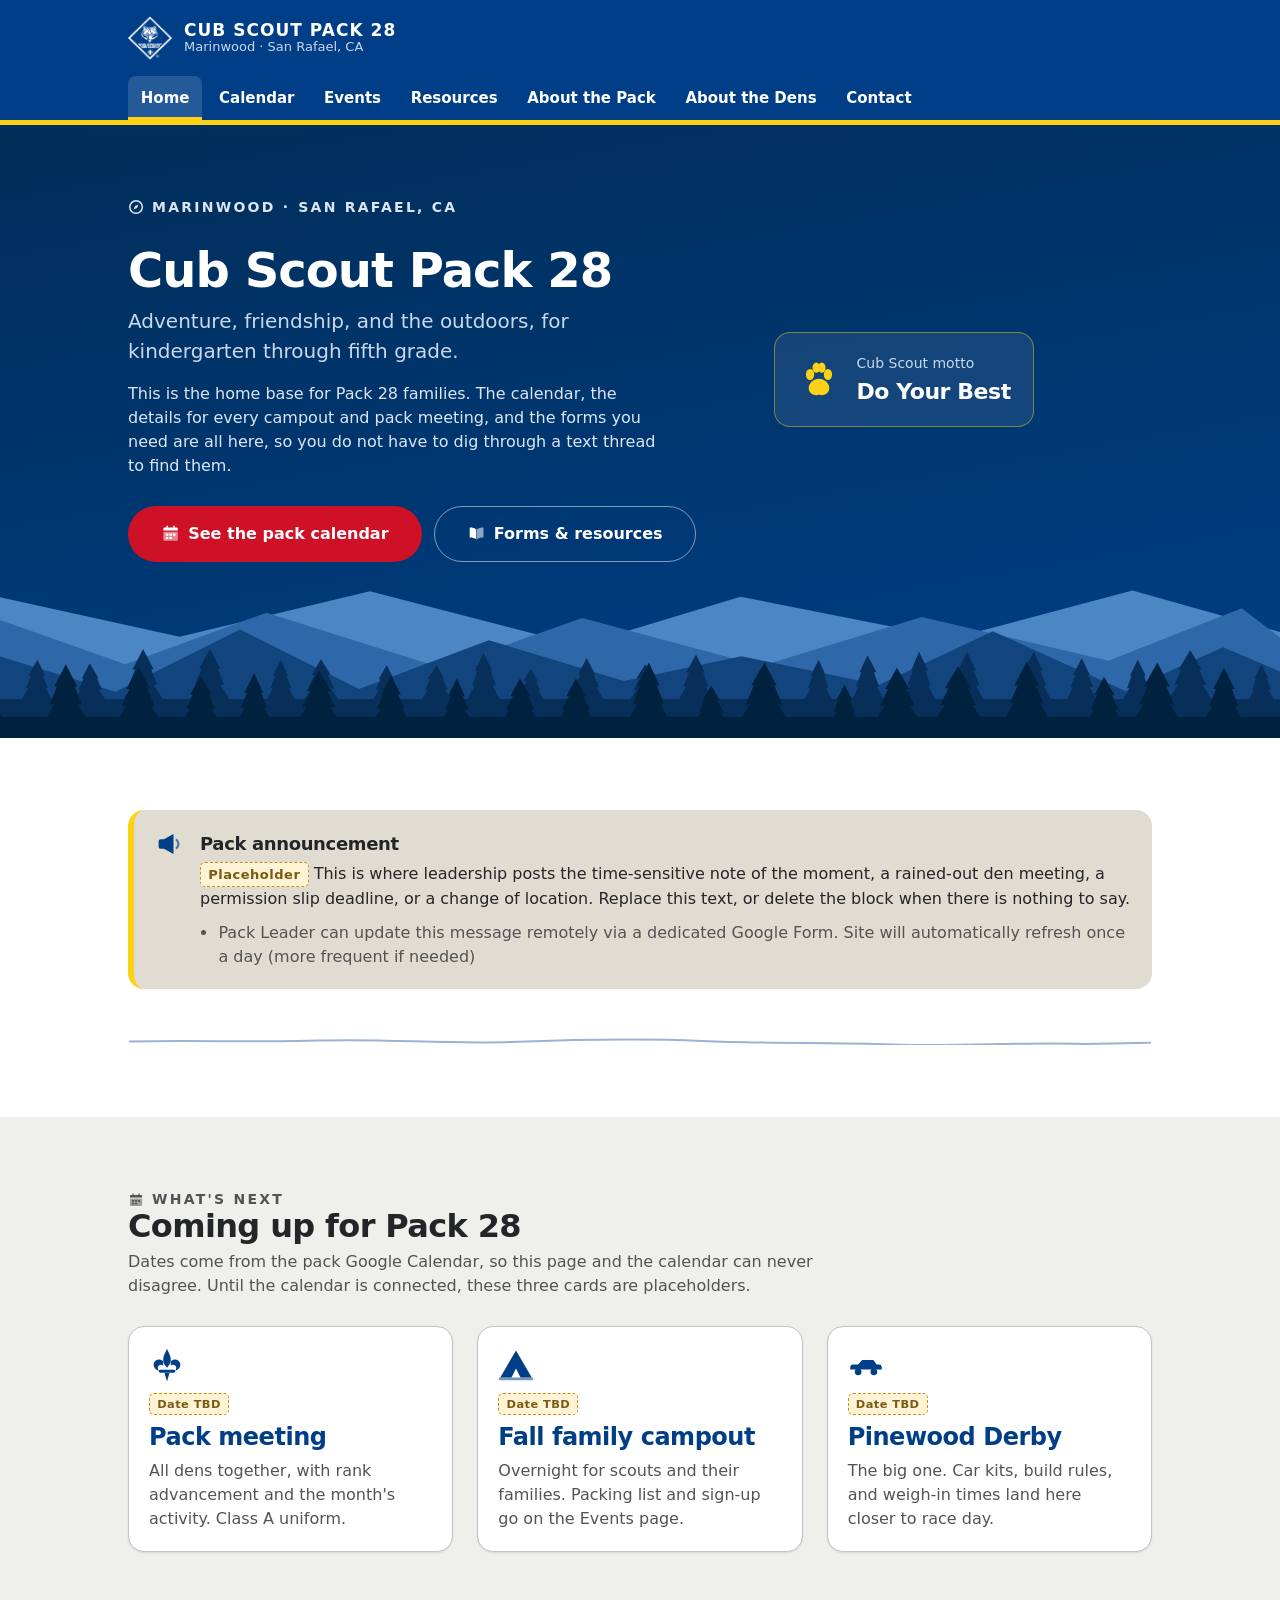
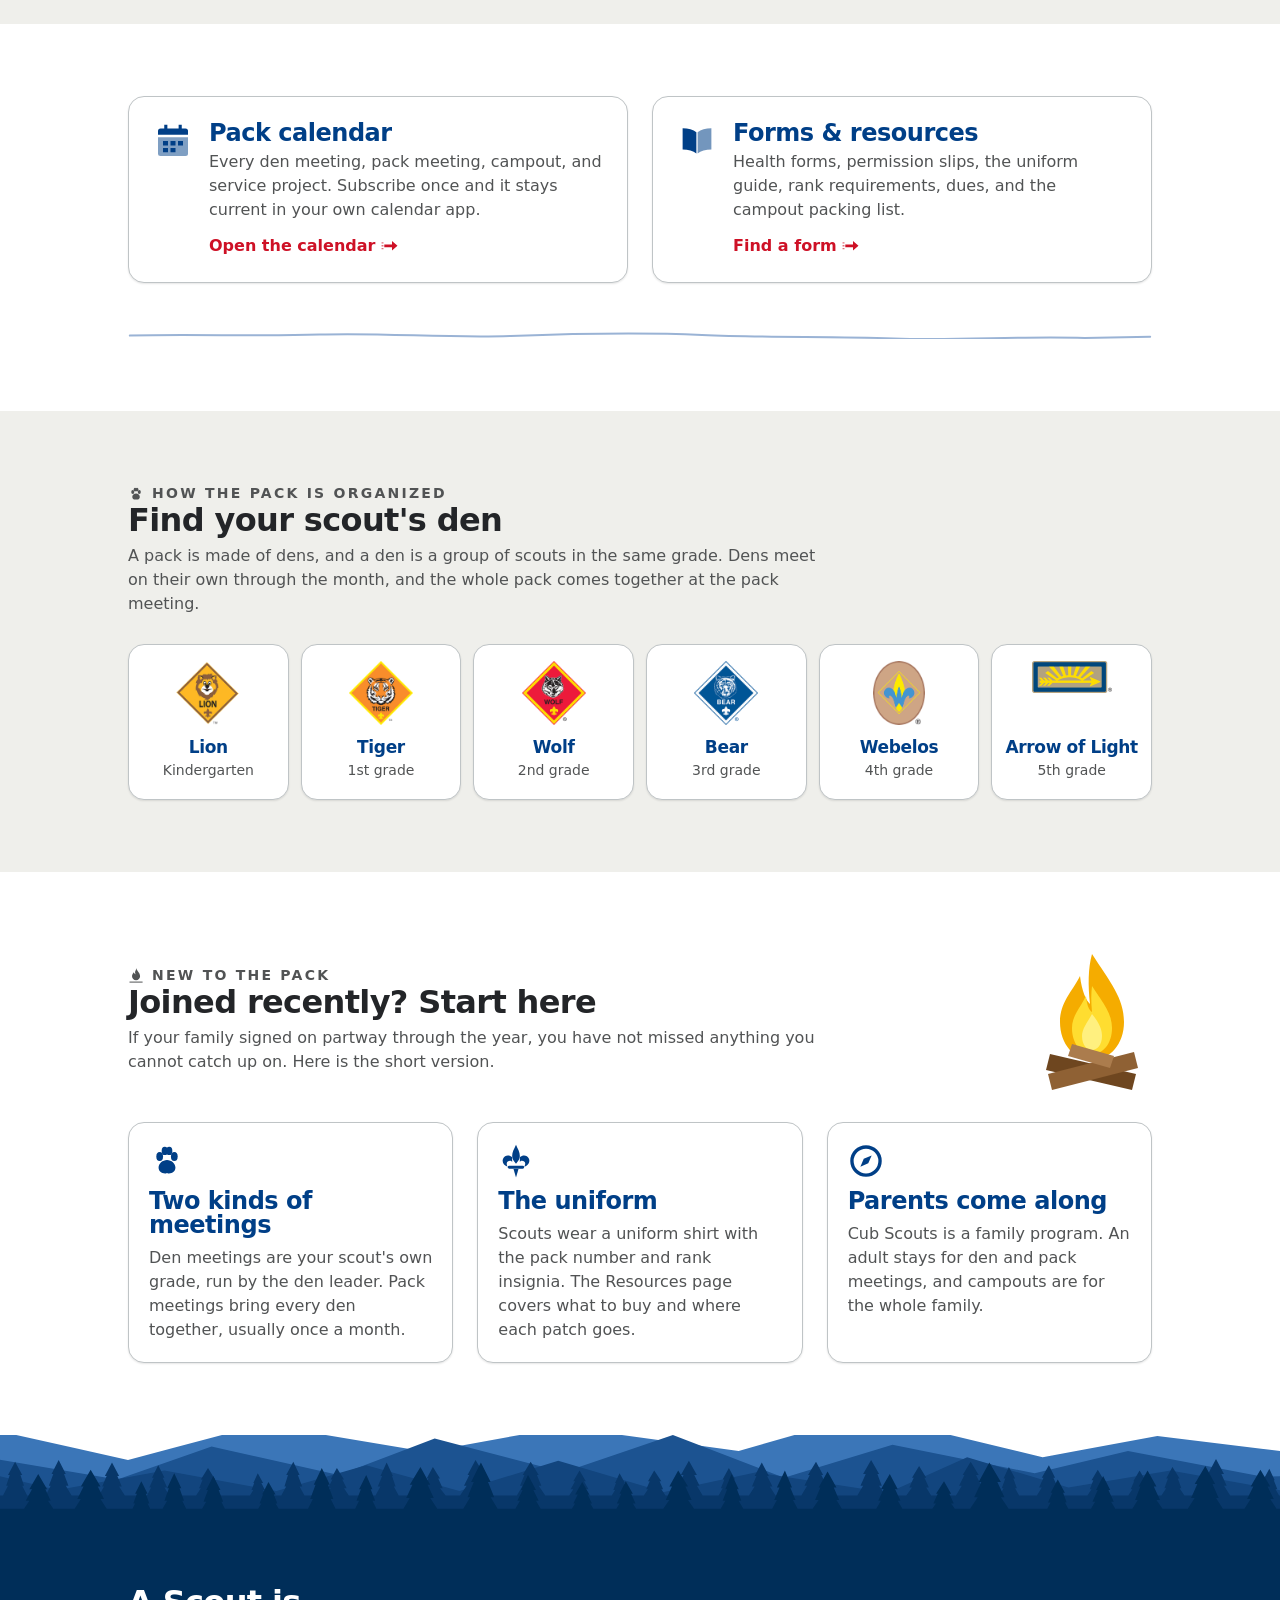
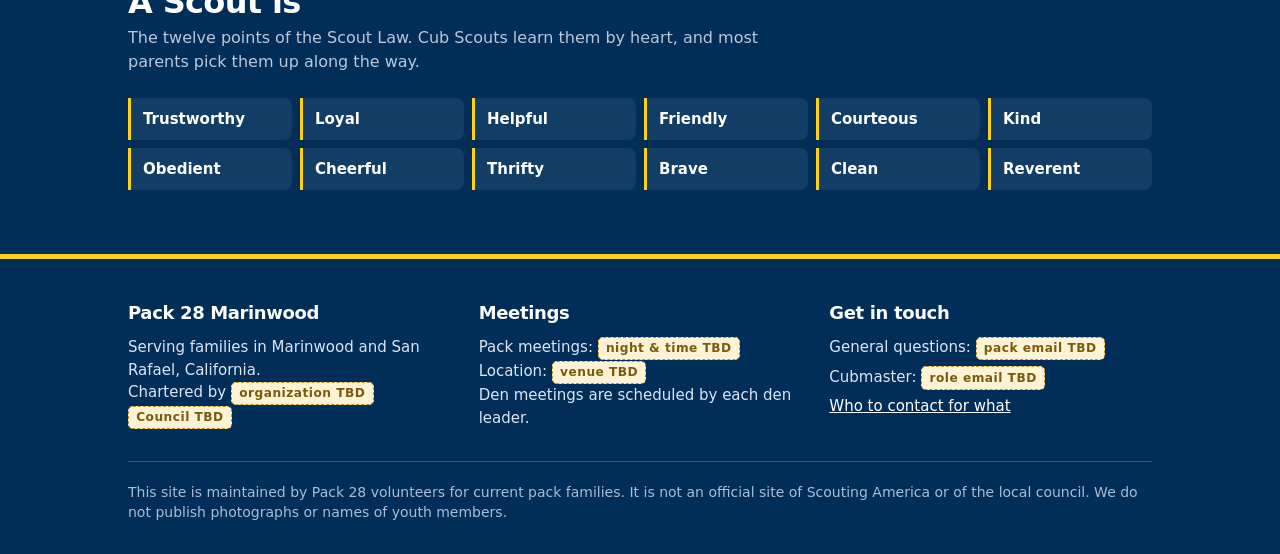
<file: index.html>
<!doctype html>
<!--
  Cub Scout Pack 28 Marinwood - homepage (v2)

  Built from "PRD - Cub Scout Pack 28 Website" and
  "Pack 28 Site Style Guide - Version 2". Tier 1 home page requirements:
  what's-next block, announcements, direct links to Calendar and Resources, and
  a plain statement of who the site is for.

  Content is unchanged from Version 1 on purpose. Version 2 is a restyle, so
  the two can be compared on design alone.

  Scope rules carried over from the PRD, do not break them:
    - no photographs of scouts, no youth names
    - no personal phone numbers, home addresses, or personal email addresses
    - event dates live in Google Calendar only, never duplicated into this HTML
  Anything still waiting on pack leadership is marked with <span class="tbd">
  rather than invented.

  This file is the source of truth for the shared layout. Edit the header, nav,
  footer, or sprite here, then run:  python3 tools/sync_shared.py
-->
<html lang="en">
<head>
<meta charset="utf-8">
<meta name="viewport" content="width=device-width, initial-scale=1">
<title>Cub Scout Pack 28 Marinwood | San Rafael, CA</title>
<meta name="description" content="Home base for the families of Cub Scout Pack 28 in Marinwood, San Rafael, California. Pack calendar, event details, forms, and family resources.">
<meta name="robots" content="noindex">
<link rel="stylesheet" href="assets/styles.css">
  <!-- build: 20260904-004656 -->
</head>
<body>

<a class="skip-link" href="#main">Skip to main content</a>

<!-- #shared:sprite -->
<!-- Icon sprite. Inline SVG so the only image requests are the official marks. -->
<svg class="sprite" aria-hidden="true" focusable="false" xmlns="http://www.w3.org/2000/svg">
  <symbol id="i-fleur" viewBox="0 0 64 64">
    <path d="M32 3c-3.6 8.4-6.8 12.6-6.8 20 0 5.5 2.7 8.6 6.8 13.7 4.1-5.1 6.8-8.2 6.8-13.7 0-7.4-3.2-11.6-6.8-20z"/>
    <path d="M25.2 25.2c-5.7-4.8-13.3-3.4-16 2.2-2.9 6 1 12.9 8.2 14.8-2.7-3.7-2.5-7.6.6-9.6 2.9-1.9 5.8-1 7.2 1.2z"/>
    <path d="M38.8 25.2c5.7-4.8 13.3-3.4 16 2.2 2.9 6-1 12.9-8.2 14.8 2.7-3.7 2.5-7.6-.6-9.6-2.9-1.9-5.8-1-7.2 1.2z"/>
    <rect x="17.5" y="40.5" width="29" height="5.2" rx="2.6"/>
    <path d="M27.6 46h8.8L32 61.5z"/>
  </symbol>
  <symbol id="i-paw" viewBox="0 0 64 64">
    <ellipse cx="19" cy="24" rx="6" ry="8"/>
    <ellipse cx="45" cy="24" rx="6" ry="8"/>
    <ellipse cx="28" cy="14" rx="5.5" ry="7.5"/>
    <ellipse cx="36" cy="14" rx="5.5" ry="7.5"/>
    <path d="M32 30c8 0 15 6.4 15 13.6 0 6.4-5 10.4-11.6 10.4-2.2 0-3.4-.8-3.4-.8s-1.2.8-3.4.8C22 54 17 50 17 43.6 17 36.4 24 30 32 30z"/>
  </symbol>
  <symbol id="i-car" viewBox="0 0 64 64">
    <path d="M4 36c0-3 2-5 5-5h9l7-8h20l6 8h4c3 0 5 2 5 5v4H4z"/>
    <circle cx="18" cy="44" r="6"/>
    <circle cx="46" cy="44" r="6"/>
  </symbol>
  <symbol id="i-fire" viewBox="0 0 64 64">
    <path d="M32 4c2 8-4 11-4 18 0 3 1 5 3 7-4-1-7-4-8-8-4 5-7 10-7 16 0 9 7 16 16 16s16-7 16-16c0-13-11-20-16-33z"/>
    <path d="M6 58h52v4H6z"/>
  </symbol>
  <symbol id="i-tent" viewBox="0 0 64 64">
    <path d="M32 6 4 54h20l8-16 8 16h20z"/>
    <path d="M2 54h60v5H2z" opacity=".55"/>
  </symbol>
  <symbol id="i-calendar" viewBox="0 0 64 64">
    <path d="M12 12h40a4 4 0 0 1 4 4v6H8v-6a4 4 0 0 1 4-4z"/>
    <path d="M18 6h5v10h-5zM41 6h5v10h-5z"/>
    <path d="M8 26h48v26a4 4 0 0 1-4 4H12a4 4 0 0 1-4-4z" opacity=".5"/>
    <path d="M16 32h8v7h-8zM28 32h8v7h-8zM40 32h8v7h-8zM16 43h8v7h-8zM28 43h8v7h-8z"/>
  </symbol>
  <symbol id="i-book" viewBox="0 0 64 64">
    <path d="M31 18c-5-4.4-13-6.6-22-6.6v34c9 0 17 2.2 22 6.6z"/>
    <path d="M33 18c5-4.4 13-6.6 22-6.6v34c-9 0-17 2.2-22 6.6z" opacity=".55"/>
  </symbol>
  <symbol id="i-compass" viewBox="0 0 64 64">
    <path d="M32 4a28 28 0 1 0 0 56 28 28 0 0 0 0-56zm0 6a22 22 0 1 1 0 44 22 22 0 0 1 0-44z"/>
    <path d="m42 22-6 14-14 6 6-14z"/>
  </symbol>
  <symbol id="i-mail" viewBox="0 0 64 64">
    <path d="M8 14h48a2 2 0 0 1 2 2v2L32 36 6 18v-2a2 2 0 0 1 2-2z"/>
    <path d="M6 24v24a2 2 0 0 0 2 2h48a2 2 0 0 0 2-2V24L32 42z" opacity=".6"/>
  </symbol>
  <symbol id="i-arrow" viewBox="0 0 64 64">
    <path d="M12 27h28V15l20 17-20 17V37H12z"/>
    <path d="M2 19h7v5H2zM2 29.5h7v5H2zM2 40h7v5H2z" opacity=".6"/>
  </symbol>
  <symbol id="i-megaphone" viewBox="0 0 64 64">
    <path d="M40 9v46L18 43H11a5 5 0 0 1-5-5V26a5 5 0 0 1 5-5h7z"/>
    <path d="M48.5 20.5a15 15 0 0 1 0 23 2.6 2.6 0 0 1-3.2-4 10 10 0 0 0 0-15 2.6 2.6 0 0 1 3.2-4z" opacity=".65"/>
  </symbol>

  <!-- Layered ridge silhouettes. Drawn here, not loaded. Decorative. -->
  <symbol id="art-ridge" viewBox="0 0 1440 220" preserveAspectRatio="xMidYMax slice">
    <path fill="#4C86C4" d="M-40 230L-40 53L202 106L416 55L652 116L833 61L1071 108L1274 54L1480 112L1480 230Z"/>
    <path fill="#2E68A8" d="M-40 230L-40 73L141 137L300 79L496 141L655 85L856 139L1037 84L1247 133L1397 74L1480 138L1480 230Z"/>
    <path fill="#12457E" d="M-40 230L-40 116L130 168L270 98L404 165L550 110L702 156L834 128L989 160L1117 100L1266 167L1376 118L1480 162L1480 230Z"/>
    <path fill="#072F5A" d="M-40 176H1480V262H-40ZM-23 182L-23 177L-37 177L-29 164L-32 164L-27 150L-29 150L-20 132L-11 150L-13 150L-8 164L-11 164L-3 177L-17 177L-17 182ZM39 182L39 177L24 177L32 164L29 164L35 150L32 150L42 132L51 150L48 150L54 164L51 164L59 177L44 177L44 182ZM99 182L99 177L84 177L91 166L88 166L94 153L92 153L101 136L111 153L109 153L115 166L111 166L119 177L104 177L104 182ZM157 182L157 176L139 176L149 160L145 160L152 143L149 143L161 120L173 143L170 143L177 160L173 160L183 176L164 176L164 182ZM232 182L232 176L214 176L223 160L219 160L227 142L224 142L236 120L248 142L245 142L252 160L248 160L258 176L239 176L239 182ZM313 182L313 177L300 177L307 164L304 164L310 150L307 150L316 132L324 150L322 150L328 164L325 164L332 177L318 177L318 182ZM358 182L358 177L342 177L351 164L347 164L354 149L351 149L361 131L372 149L369 149L376 164L372 164L381 177L365 177L365 182ZM432 182L432 178L419 178L426 166L423 166L428 154L426 154L435 138L443 154L441 154L447 166L444 166L451 178L437 178L437 182ZM488 182L488 178L474 178L481 166L478 166L484 154L481 154L491 138L500 154L498 154L504 166L501 166L508 178L494 178L494 182ZM541 182L541 176L526 176L534 161L531 161L537 145L534 145L544 124L554 145L552 145L558 161L554 161L562 176L547 176L547 182ZM595 182L595 178L583 178L589 167L587 167L592 156L589 156L597 142L605 156L603 156L608 167L606 167L612 178L600 178L600 182ZM657 182L657 177L641 177L650 163L646 163L653 149L650 149L660 130L670 149L668 149L674 163L671 163L679 177L663 177L663 182ZM723 182L723 178L708 178L716 166L713 166L719 153L716 153L726 137L736 153L733 153L739 166L736 166L744 178L729 178L729 182ZM780 182L780 176L764 176L772 162L769 162L775 146L772 146L783 126L793 146L791 146L797 162L794 162L802 176L786 176L786 182ZM856 182L856 178L844 178L850 167L848 167L853 155L851 155L858 140L866 155L864 155L869 167L866 167L873 178L861 178L861 182ZM918 182L918 177L905 177L912 164L909 164L914 150L912 150L921 132L929 150L927 150L932 164L929 164L936 177L923 177L923 182ZM973 182L973 176L959 176L966 162L963 162L969 146L967 146L976 127L986 146L983 146L989 162L986 162L994 176L979 176L979 182ZM1031 182L1031 176L1016 176L1024 161L1021 161L1027 144L1025 144L1034 123L1044 144L1041 144L1047 161L1044 161L1052 176L1037 176L1037 182ZM1085 182L1085 176L1069 176L1077 161L1074 161L1080 144L1078 144L1088 123L1098 144L1095 144L1102 161L1098 161L1106 176L1091 176L1091 182ZM1159 182L1159 176L1143 176L1152 161L1148 161L1155 144L1152 144L1163 123L1173 144L1170 144L1177 161L1174 161L1182 176L1166 176L1166 182ZM1214 182L1214 177L1200 177L1207 163L1204 163L1210 149L1207 149L1217 130L1226 149L1224 149L1230 163L1226 163L1234 177L1220 177L1220 182ZM1277 182L1277 177L1263 177L1271 164L1268 164L1273 150L1271 150L1280 132L1289 150L1287 150L1292 164L1289 164L1297 177L1283 177L1283 182ZM1335 182L1335 176L1315 176L1325 160L1321 160L1329 143L1326 143L1339 121L1352 143L1349 143L1357 160L1353 160L1363 176L1343 176L1343 182ZM1417 182L1417 177L1405 177L1411 166L1409 166L1413 153L1411 153L1419 137L1427 153L1425 153L1430 166L1427 166L1433 177L1421 177L1421 182Z"/>
    <path fill="#00223F" d="M-40 196H1480V288H-40ZM-24 208L-24 201L-46 201L-34 184L-39 184L-30 165L-34 165L-20 141L-6 165L-10 165L-1 184L-6 184L6 201L-16 201L-16 208ZM70 208L70 201L50 201L61 182L56 182L64 162L61 162L74 137L87 162L84 162L92 182L88 182L99 201L78 201L78 208ZM152 208L152 201L131 201L142 184L137 184L146 165L142 165L156 140L169 165L166 165L174 184L170 184L181 201L160 201L160 208ZM223 208L223 202L204 202L214 187L210 187L217 171L214 171L226 150L238 171L235 171L242 187L238 187L248 202L230 202L230 208ZM283 208L283 202L266 202L275 186L271 186L278 169L275 169L286 147L296 169L294 169L300 186L297 186L306 202L289 202L289 208ZM355 208L355 202L334 202L345 185L340 185L349 167L345 167L359 144L372 167L368 167L377 185L372 185L383 202L363 202L363 208ZM436 208L436 202L419 202L428 187L424 187L431 171L429 171L440 150L451 171L448 171L455 187L452 187L461 202L443 202L443 208ZM511 208L511 202L496 202L504 188L501 188L507 173L504 173L514 153L523 173L521 173L527 188L523 188L531 202L516 202L516 208ZM582 208L582 203L564 203L573 188L569 188L577 173L574 173L585 153L597 173L594 173L601 188L597 188L607 203L589 203L589 208ZM645 208L645 202L627 202L636 188L632 188L640 173L637 173L648 153L659 173L656 173L664 188L660 188L669 202L651 202L651 208ZM726 208L726 201L706 201L717 182L712 182L720 161L717 161L730 135L742 161L739 161L747 182L743 182L753 201L733 201L733 208ZM797 208L797 203L781 203L789 191L786 191L792 178L790 178L800 161L810 178L807 178L814 191L810 191L819 203L803 203L803 208ZM855 208L855 201L832 201L844 182L839 182L848 161L845 161L860 135L874 161L871 161L880 182L875 182L887 201L864 201L864 208ZM947 208L947 203L933 203L941 191L938 191L943 177L941 177L950 160L959 177L956 177L962 191L959 191L966 203L953 203L953 208ZM1005 208L1005 201L984 201L995 184L990 184L999 165L996 165L1009 141L1023 165L1020 165L1029 184L1024 184L1035 201L1014 201L1014 208ZM1074 208L1074 201L1051 201L1063 183L1058 183L1067 164L1063 164L1078 139L1093 164L1089 164L1098 183L1094 183L1106 201L1083 201L1083 208ZM1151 208L1151 201L1129 201L1140 181L1136 181L1145 161L1141 161L1155 134L1169 161L1165 161L1174 181L1170 181L1181 201L1159 201L1159 208ZM1239 208L1239 202L1222 202L1231 188L1227 188L1234 172L1231 172L1242 151L1254 172L1251 172L1258 188L1254 188L1263 202L1246 202L1246 208ZM1297 208L1297 201L1275 201L1287 182L1282 182L1291 162L1287 162L1302 135L1316 162L1312 162L1321 182L1316 182L1328 201L1306 201L1306 208ZM1373 208L1373 201L1354 201L1364 184L1360 184L1368 165L1365 165L1377 141L1389 165L1386 165L1393 184L1389 184L1399 201L1380 201L1380 208ZM1456 208L1456 202L1440 202L1448 186L1445 186L1452 169L1449 169L1459 147L1470 169L1467 169L1474 186L1470 186L1479 202L1463 202L1463 208Z"/>
  </symbol>


  <!-- Hand-drawn section rule. Wobbles on purpose. -->
  <symbol id="art-divider" viewBox="0 0 1124 8" preserveAspectRatio="none">
    <path fill="none" stroke="currentColor" stroke-width="2" stroke-linecap="round"
          vector-effect="non-scaling-stroke"
          d="M2 4.6c68-2 138 1.2 208-1 70-2.2 140 3.8 210 1.4s140-3.8 210-1 140 1.2 210 3.4 140-2.4 210-.4l72-1.2"/>
  </symbol>

  <!-- Campfire. Six flat fills, the style guide's campfire accent set. -->
  <symbol id="art-campfire" viewBox="0 0 120 150">
    <path fill="#F5AC00" d="M60 10c18 28 32 44 32 68 0 22-14 38-32 38s-32-16-32-38c0-20 12-30 20-46 2 16 6 24 10 28-2-18-2-36 2-50z"/>
    <path fill="#FFDD30" d="M60 42c12 18 20 28 20 42 0 16-9 26-20 26s-20-10-20-26c0-12 8-20 14-32 1 10 3 14 6 16-1-10-1-18 0-26z"/>
    <path fill="#FFF07F" d="M60 70c8 10 10 16 10 22 0 9-5 14-10 14s-10-5-10-14c0-7 5-13 10-22z"/>
    <path fill="#6E461F" d="m18 110 86 20-4 16-86-20z"/>
    <path fill="#8F6134" d="m16 130 86-22 4 16-86 22z"/>
    <path fill="#AB7C4D" d="m40 100 42 12-4 12-42-12z"/>
  </symbol>
</svg>
<!-- /shared:sprite -->

<!-- #shared:header -->
<header class="site-header">
  <div class="wrap">
    <input class="nav-check" type="checkbox" id="nav-toggle" aria-label="Show navigation menu">
    <div class="header-bar">
      <a class="brand" href="index.html">
        <img class="brand-mark" src="assets/cubscouts-white.png" width="44" height="44" alt="Cub Scouts">
        <span class="brand-text">
          <span class="brand-name">Cub Scout Pack 28</span>
          <span class="brand-place"><span class="nb">Marinwood</span> &middot; <span class="nb">San Rafael, CA</span></span>
        </span>
      </a>
      <label class="nav-label" for="nav-toggle">Menu</label>
    </div>
    <nav class="site-nav" aria-label="Main">
      <ul>
        <li><a href="index.html" aria-current="page">Home</a></li>
        <li><a href="calendar.html">Calendar</a></li>
        <li><a href="events.html">Events</a></li>
        <li><a href="resources.html">Resources</a></li>
        <li><a href="about.html">About the Pack</a></li>
        <li><a href="dens.html">About the Dens</a></li>
        <li><a href="contact.html">Contact</a></li>
      </ul>
    </nav>
  </div>
</header>
<!-- /shared:header -->

<main id="main">

  <section class="hero">
    <div class="wrap hero-inner">
      <div>
        <p class="hero-kicker">
          <svg class="icon" aria-hidden="true"><use href="#i-compass"></use></svg>
          Marinwood &middot; <span class="nb">San Rafael, CA</span>
        </p>
        <h1>
          Cub Scout Pack 28
          <span class="thin">Adventure, friendship, and the outdoors, for kindergarten through fifth grade.</span>
        </h1>
        <p>
          This is the home base for Pack&nbsp;28 families. The calendar, the details for every
          campout and pack meeting, and the forms you need are all here, so you do not have to
          dig through a text thread to find them.
        </p>
        <div class="hero-actions">
          <a class="btn btn-primary btn-lg" href="calendar.html">
            <svg class="icon" aria-hidden="true"><use href="#i-calendar"></use></svg>
            See the pack calendar
          </a>
          <a class="btn btn-ghost btn-lg" href="resources.html">
            <svg class="icon" aria-hidden="true"><use href="#i-book"></use></svg>
            Forms &amp; resources
          </a>
        </div>
      </div>
      <div class="motto-badge">
        <svg class="icon" aria-hidden="true"><use href="#i-paw"></use></svg>
        <div>
          <span>Cub Scout motto</span>
          <b>Do Your Best</b>
        </div>
      </div>
    </div>
    <svg class="hero-ridge" aria-hidden="true"><use href="#art-ridge"></use></svg>
  </section>

  <section class="section">
    <div class="wrap">
      <div class="announce" role="note">
        <svg class="icon" aria-hidden="true"><use href="#i-megaphone"></use></svg>
        <div>
          <h2>Pack announcement</h2>
          <p>
            <span class="tbd">Placeholder</span> This is where leadership posts the
            time-sensitive note of the moment, a rained-out den meeting, a permission slip
            deadline, or a change of location. Replace this text, or delete the block when
            there is nothing to say.
          </p>
          <ul>
            <li>Pack Leader can update this message remotely via a dedicated Google Form. Site will automatically refresh once a day (more frequent if needed)</li>
          </ul>
        </div>
      </div>
      <svg class="divider" aria-hidden="true"><use href="#art-divider"></use></svg>
    </div>
  </section>

  <section class="section section-warm" aria-labelledby="whats-next">
    <div class="wrap">
      <div class="section-head">
        <p class="eyebrow">
          <svg class="icon" aria-hidden="true"><use href="#i-calendar"></use></svg>
          What's next
        </p>
        <h2 id="whats-next">Coming up for Pack 28</h2>
        <p>
          Dates come from the pack Google Calendar, so this page and the calendar can never
          disagree. Until the calendar is connected, these three cards are placeholders.
        </p>
      </div>

      <div class="grid grid-3">
        <article class="card event-card">
          <svg class="icon" aria-hidden="true"><use href="#i-fleur"></use></svg>
          <p class="event-when"><span class="tbd">Date TBD</span></p>
          <h3>Pack meeting</h3>
          <p>All dens together, with rank advancement and the month's activity. Class A uniform.</p>
        </article>
        <article class="card event-card">
          <svg class="icon" aria-hidden="true"><use href="#i-tent"></use></svg>
          <p class="event-when"><span class="tbd">Date TBD</span></p>
          <h3>Fall family campout</h3>
          <p>Overnight for scouts and their families. Packing list and sign-up go on the Events page.</p>
        </article>
        <article class="card event-card">
          <svg class="icon" aria-hidden="true"><use href="#i-car"></use></svg>
          <p class="event-when"><span class="tbd">Date TBD</span></p>
          <h3>Pinewood Derby</h3>
          <p>The big one. Car kits, build rules, and weigh-in times land here closer to race day.</p>
        </article>
      </div>
    </div>
  </section>

  <section class="section">
    <div class="wrap">
      <div class="grid grid-2">
        <a class="card link-card" href="calendar.html">
          <svg class="icon" aria-hidden="true"><use href="#i-calendar"></use></svg>
          <div>
            <h3>Pack calendar</h3>
            <p>Every den meeting, pack meeting, campout, and service project. Subscribe once and it stays current in your own calendar app.</p>
            <span class="go">Open the calendar
              <svg class="icon" aria-hidden="true"><use href="#i-arrow"></use></svg>
            </span>
          </div>
        </a>
        <a class="card link-card" href="resources.html">
          <svg class="icon" aria-hidden="true"><use href="#i-book"></use></svg>
          <div>
            <h3>Forms &amp; resources</h3>
            <p>Health forms, permission slips, the uniform guide, rank requirements, dues, and the campout packing list.</p>
            <span class="go">Find a form
              <svg class="icon" aria-hidden="true"><use href="#i-arrow"></use></svg>
            </span>
          </div>
        </a>
      </div>
      <svg class="divider" aria-hidden="true"><use href="#art-divider"></use></svg>
    </div>
  </section>

  <section class="section section-warm" aria-labelledby="dens">
    <div class="wrap">
      <div class="section-head">
        <p class="eyebrow">
          <svg class="icon" aria-hidden="true"><use href="#i-paw"></use></svg>
          How the pack is organized
        </p>
        <h2 id="dens">Find your scout's den</h2>
        <p>
          A pack is made of dens, and a den is a group of scouts in the same grade. Dens meet on
          their own through the month, and the whole pack comes together at the pack meeting.
        </p>
      </div>

      <div class="grid den-grid">
        <div class="card den">
          <span class="den-mark"><img src="assets/rank-lion.png" width="80" height="76" alt="Lion rank emblem"></span>
          <b>Lion</b><span>Kindergarten</span>
        </div>
        <div class="card den">
          <span class="den-mark"><img src="assets/rank-tiger.png" width="80" height="80" alt="Tiger rank emblem"></span>
          <b>Tiger</b><span>1st grade</span>
        </div>
        <div class="card den">
          <span class="den-mark"><img src="assets/rank-wolf.png" width="80" height="80" alt="Wolf rank emblem"></span>
          <b>Wolf</b><span>2nd grade</span>
        </div>
        <div class="card den">
          <span class="den-mark"><img src="assets/rank-bear.png" width="80" height="80" alt="Bear rank emblem"></span>
          <b>Bear</b><span>3rd grade</span>
        </div>
        <div class="card den">
          <span class="den-mark"><img src="assets/rank-webelos.png" width="66" height="80" alt="Webelos rank emblem"></span>
          <b>Webelos</b><span>4th grade</span>
        </div>
        <div class="card den">
          <span class="den-mark"><img src="assets/rank-arrow-of-light.png" width="80" height="32" alt="Arrow of Light rank emblem"></span>
          <b>Arrow of Light</b><span>5th grade</span>
        </div>
      </div>
    </div>
  </section>

  <section class="section" aria-labelledby="new-families">
    <div class="wrap">
      <div class="head-with-art">
        <div class="section-head">
          <p class="eyebrow">
            <svg class="icon" aria-hidden="true"><use href="#i-fire"></use></svg>
            New to the pack
          </p>
          <h2 id="new-families">Joined recently? Start here</h2>
          <p>
            If your family signed on partway through the year, you have not missed anything you
            cannot catch up on. Here is the short version.
          </p>
        </div>
        <svg class="campfire" aria-hidden="true"><use href="#art-campfire"></use></svg>
      </div>

      <div class="grid grid-3">
        <article class="card event-card">
          <svg class="icon" aria-hidden="true"><use href="#i-paw"></use></svg>
          <h3>Two kinds of meetings</h3>
          <p>Den meetings are your scout's own grade, run by the den leader. Pack meetings bring every den together, usually once a month.</p>
        </article>
        <article class="card event-card">
          <svg class="icon" aria-hidden="true"><use href="#i-fleur"></use></svg>
          <h3>The uniform</h3>
          <p>Scouts wear a uniform shirt with the pack number and rank insignia. The Resources page covers what to buy and where each patch goes.</p>
        </article>
        <article class="card event-card">
          <svg class="icon" aria-hidden="true"><use href="#i-compass"></use></svg>
          <h3>Parents come along</h3>
          <p>Cub Scouts is a family program. An adult stays for den and pack meetings, and campouts are for the whole family.</p>
        </article>
      </div>
    </div>
  </section>

  <!-- Homepage-only art, kept outside #shared:sprite on purpose: the tree
       line is used here and nowhere else, so the five subpages should not
       carry its path data. -->
  <svg class="sprite" aria-hidden="true" focusable="false" xmlns="http://www.w3.org/2000/svg">
  <symbol id="art-treeline" viewBox="0 0 1440 150" preserveAspectRatio="xMidYMax slice">
    <path fill="#3B76B8" d="M-40 150L-40 38L144 79L295 39L480 70L634 42L831 69L974 28L1173 76L1302 52L1480 74L1480 150Z"/>
    <path fill="#1C5391" d="M-40 150L-40 72L132 101L238 64L381 96L489 55L634 93L757 51L882 99L1004 62L1164 94L1269 69L1421 98L1480 96L1480 150Z"/>
    <path fill="#12457E" d="M-40 150L-40 88L65 113L185 91L311 114L412 85L517 114L628 80L747 115L851 93L999 116L1088 76L1202 110L1317 91L1445 114L1480 112L1480 150Z"/>
    <path fill="#083769" d="M-40 119H1480V204H-40ZM-22 124L-22 121L-32 121L-27 112L-29 112L-25 102L-26 102L-20 90L-14 102L-15 102L-11 112L-13 112L-8 121L-18 121L-18 124ZM15 124L15 120L3 120L9 108L7 108L11 96L9 96L17 81L25 96L23 96L27 108L25 108L31 120L19 120L19 124ZM63 124L63 120L51 120L57 108L55 108L60 95L58 95L66 79L74 95L72 95L77 108L74 108L81 120L68 120L68 124ZM123 124L123 120L111 120L117 109L115 109L120 97L118 97L126 82L134 97L132 97L137 109L134 109L141 120L128 120L128 124ZM176 124L176 120L165 120L170 110L168 110L173 99L171 99L178 85L185 99L183 99L188 110L185 110L191 120L180 120L180 124ZM232 124L232 120L220 120L226 111L224 111L228 101L226 101L234 88L242 101L240 101L245 111L242 111L249 120L237 120L237 124ZM288 124L288 121L280 121L285 113L283 113L286 105L285 105L290 94L296 105L294 105L298 113L296 113L300 121L292 121L292 124ZM328 124L328 120L316 120L322 109L320 109L324 96L322 96L330 81L337 96L335 96L340 109L337 109L343 120L332 120L332 124ZM377 124L377 120L366 120L372 111L369 111L374 101L372 101L379 88L387 101L385 101L390 111L387 111L393 120L382 120L382 124ZM433 124L433 120L422 120L428 109L425 109L430 97L428 97L435 82L442 97L441 97L445 109L443 109L449 120L437 120L437 124ZM485 124L485 120L473 120L479 111L477 111L482 100L480 100L487 87L495 100L493 100L498 111L495 111L502 120L490 120L490 124ZM532 124L532 120L517 120L525 108L522 108L528 96L526 96L535 79L545 96L542 96L548 108L545 108L553 120L538 120L538 124ZM594 124L594 120L581 120L588 108L585 108L590 96L588 96L597 81L606 96L604 96L609 108L606 108L614 120L600 120L600 124ZM650 124L650 121L639 121L645 112L642 112L647 103L645 103L652 91L659 103L657 103L662 112L659 112L665 121L654 121L654 124ZM695 124L695 121L687 121L692 113L690 113L693 105L692 105L697 94L703 105L702 105L705 113L703 113L708 121L699 121L699 124ZM734 124L734 121L723 121L729 112L727 112L731 103L729 103L736 91L744 103L742 103L746 112L744 112L750 121L739 121L739 124ZM772 124L772 120L759 120L766 108L763 108L769 96L766 96L775 80L784 96L781 96L787 108L784 108L791 120L778 120L778 124ZM818 124L818 120L808 120L813 111L811 111L815 101L813 101L820 88L827 101L825 101L829 111L827 111L832 120L822 120L822 124ZM855 124L855 120L842 120L849 109L846 109L851 97L849 97L857 82L865 97L863 97L869 109L866 109L873 120L860 120L860 124ZM915 124L915 120L901 120L908 108L905 108L911 96L909 96L918 81L926 96L924 96L930 108L927 108L934 120L920 120L920 124ZM978 124L978 120L964 120L971 108L968 108L974 95L971 95L980 79L989 95L987 95L992 108L989 108L997 120L983 120L983 124ZM1031 124L1031 120L1019 120L1026 110L1023 110L1028 99L1026 99L1034 86L1042 99L1040 99L1045 110L1042 110L1048 120L1036 120L1036 124ZM1089 124L1089 120L1075 120L1082 108L1079 108L1085 96L1083 96L1092 81L1101 96L1098 96L1104 108L1101 108L1108 120L1094 120L1094 124ZM1133 124L1133 120L1124 120L1129 111L1127 111L1131 100L1129 100L1135 87L1142 100L1140 100L1144 111L1142 111L1147 120L1137 120L1137 124ZM1178 124L1178 120L1166 120L1172 110L1169 110L1174 99L1172 99L1180 85L1187 99L1185 99L1190 110L1188 110L1194 120L1182 120L1182 124ZM1233 124L1233 121L1222 121L1228 112L1226 112L1230 102L1228 102L1235 90L1242 102L1240 102L1244 112L1242 112L1247 121L1237 121L1237 124ZM1280 124L1280 121L1268 121L1274 112L1272 112L1276 103L1275 103L1282 91L1289 103L1287 103L1292 112L1289 112L1295 121L1284 121L1284 124ZM1317 124L1317 120L1306 120L1312 111L1310 111L1314 100L1312 100L1319 87L1327 100L1325 100L1329 111L1327 111L1333 120L1321 120L1321 124ZM1365 124L1365 119L1352 119L1359 108L1356 108L1361 95L1359 95L1368 78L1377 95L1374 95L1380 108L1377 108L1384 119L1370 119L1370 124ZM1426 124L1426 121L1416 121L1421 112L1419 112L1423 102L1421 102L1428 89L1434 102L1433 102L1437 112L1435 112L1440 121L1430 121L1430 124ZM1463 124L1463 120L1451 120L1457 110L1455 110L1460 98L1458 98L1465 84L1472 98L1471 98L1475 110L1473 110L1479 120L1467 120L1467 124Z"/>
    <path fill="#002E59" d="M-40 134H1480V222H-40ZM-22 142L-22 138L-35 138L-28 128L-31 128L-26 117L-28 117L-20 102L-12 117L-14 117L-9 128L-12 128L-5 138L-18 138L-18 142ZM40 142L40 137L25 137L33 125L29 125L36 112L33 112L43 95L53 112L51 112L57 125L54 125L62 137L46 137L46 142ZM99 142L99 137L82 137L91 123L87 123L94 109L91 109L102 90L113 109L110 109L117 123L113 123L122 137L105 137L105 142ZM157 142L157 138L147 138L152 128L150 128L154 117L152 117L159 103L166 117L164 117L168 128L166 128L171 138L161 138L161 142ZM194 142L194 137L181 137L188 125L185 125L190 111L188 111L196 94L204 111L202 111L207 125L205 125L211 137L199 137L199 142ZM238 142L238 138L225 138L232 126L229 126L234 113L232 113L240 97L248 113L246 113L251 126L249 126L255 138L243 138L243 142ZM300 142L300 138L288 138L294 128L292 128L296 118L295 118L302 104L310 118L308 118L312 128L310 128L316 138L304 138L304 142ZM359 142L359 137L345 137L352 123L349 123L355 107L353 107L362 88L371 107L369 107L375 123L372 123L379 137L365 137L365 142ZM409 142L409 137L398 137L404 125L401 125L406 112L404 112L412 96L419 112L417 112L422 125L419 125L425 137L414 137L414 142ZM469 142L469 137L452 137L461 122L457 122L464 107L461 107L473 87L484 107L481 107L488 122L484 122L494 137L476 137L476 142ZM537 142L537 136L520 136L529 121L526 121L533 104L530 104L541 82L552 104L549 104L556 121L552 121L561 136L544 136L544 142ZM592 142L592 137L578 137L585 125L582 125L588 113L586 113L594 96L603 113L600 113L606 125L603 125L610 137L597 137L597 142ZM653 142L653 138L641 138L647 128L645 128L650 118L647 118L655 104L663 118L661 118L666 128L664 128L670 138L658 138L658 142ZM702 142L702 138L691 138L697 128L694 128L699 117L697 117L704 103L712 117L710 117L715 128L712 128L718 138L707 138L707 142ZM760 142L760 137L744 137L753 124L749 124L756 109L753 109L763 91L774 109L771 109L778 124L774 124L783 137L766 137L766 142ZM821 142L821 137L809 137L816 125L813 125L818 112L816 112L823 95L831 112L829 112L834 125L831 125L838 137L826 137L826 142ZM880 142L880 137L867 137L874 124L871 124L877 110L874 110L883 91L891 110L889 110L895 124L892 124L899 137L885 137L885 142ZM928 142L928 137L912 137L921 124L917 124L923 110L921 110L931 92L941 110L938 110L944 124L941 124L949 137L934 137L934 142ZM998 142L998 137L984 137L991 125L988 125L994 112L991 112L1001 95L1010 112L1007 112L1013 125L1010 125L1017 137L1003 137L1003 142ZM1059 142L1059 138L1046 138L1053 128L1050 128L1055 117L1053 117L1062 103L1070 117L1068 117L1073 128L1070 128L1077 138L1064 138L1064 142ZM1109 142L1109 136L1090 136L1100 121L1096 121L1104 104L1101 104L1113 82L1126 104L1122 104L1130 121L1126 121L1136 136L1117 136L1117 142ZM1188 142L1188 138L1176 138L1182 127L1179 127L1184 116L1182 116L1190 101L1198 116L1196 116L1200 127L1198 127L1204 138L1192 138L1192 142ZM1238 142L1238 138L1225 138L1232 126L1229 126L1235 113L1233 113L1241 97L1249 113L1247 113L1253 126L1250 126L1257 138L1243 138L1243 142ZM1288 142L1288 137L1272 137L1280 124L1277 124L1283 109L1281 109L1291 91L1301 109L1298 109L1305 124L1301 124L1310 137L1294 137L1294 142ZM1352 142L1352 136L1335 136L1344 122L1340 122L1347 106L1344 106L1356 86L1367 106L1364 106L1371 122L1368 122L1377 136L1359 136L1359 142ZM1415 142L1415 137L1398 137L1407 123L1403 123L1410 109L1407 109L1418 90L1429 109L1426 109L1433 123L1429 123L1438 137L1421 137L1421 142Z"/>
  </symbol>
  </svg>

  <svg class="treeline" aria-hidden="true"><use href="#art-treeline"></use></svg>

  <section class="law" aria-labelledby="scout-law">
    <div class="wrap">
      <h2 id="scout-law">A Scout is</h2>
      <p>The twelve points of the Scout Law. Cub Scouts learn them by heart, and most parents pick them up along the way.</p>
      <ul class="law-list">
        <li>Trustworthy</li>
        <li>Loyal</li>
        <li>Helpful</li>
        <li>Friendly</li>
        <li>Courteous</li>
        <li>Kind</li>
        <li>Obedient</li>
        <li>Cheerful</li>
        <li>Thrifty</li>
        <li>Brave</li>
        <li>Clean</li>
        <li>Reverent</li>
      </ul>
    </div>
  </section>

</main>

<!-- #shared:footer -->
<footer class="site-footer">
  <div class="wrap">
    <div class="footer-grid">
      <div>
        <h2>Pack 28 Marinwood</h2>
        <p style="margin:0">
          Serving families in Marinwood and San Rafael, California.<br>
          Chartered by <span class="tbd">organization TBD</span><br>
          <span class="tbd">Council TBD</span>
        </p>
      </div>
      <div>
        <h2>Meetings</h2>
        <p style="margin:0">
          Pack meetings: <span class="tbd">night &amp; time TBD</span><br>
          Location: <span class="tbd">venue TBD</span><br>
          Den meetings are scheduled by each den leader.
        </p>
      </div>
      <div>
        <h2>Get in touch</h2>
        <ul>
          <li>General questions: <span class="tbd">pack email TBD</span></li>
          <li>Cubmaster: <span class="tbd">role email TBD</span></li>
          <li><a href="contact.html">Who to contact for what</a></li>
        </ul>
      </div>
    </div>
    <p class="footer-note">
      This site is maintained by Pack 28 volunteers for current pack families. It is not an
      official site of Scouting America or of the local council. We do not publish photographs
      or names of youth members.
    </p>
  </div>
</footer>
<!-- /shared:footer -->

</body>
</html>
</file>
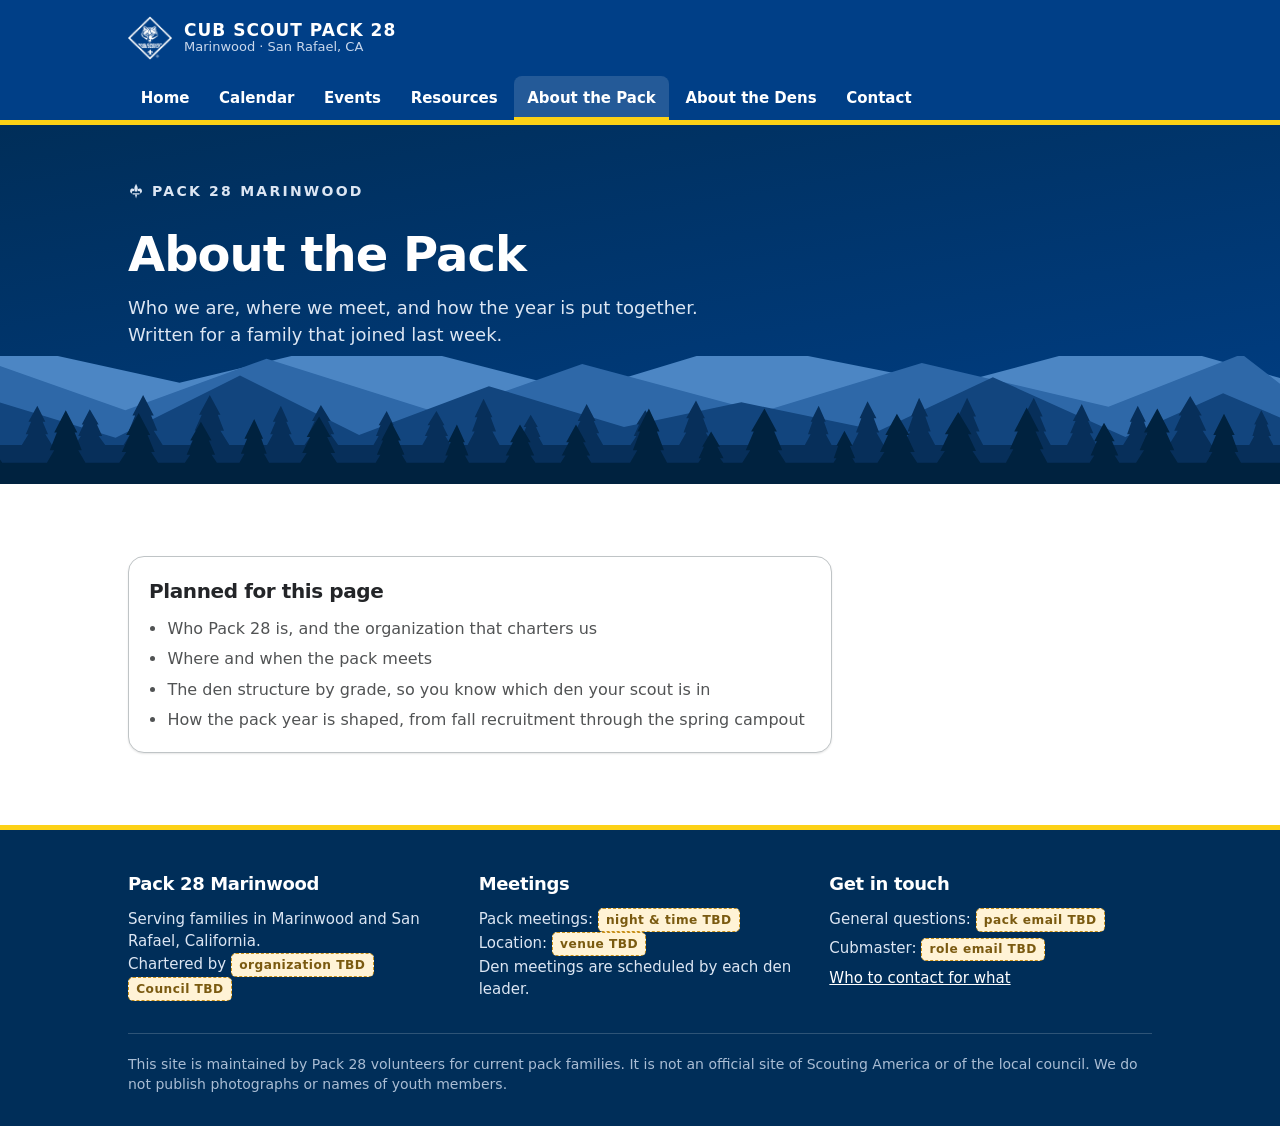
<file: about.html>
<!doctype html>
<!--
  Cub Scout Pack 28 Marinwood - About the Pack (placeholder, v2)

  Shell only. The content for this page is scoped in
  "PRD - Cub Scout Pack 28 Website", Section 5, Tier 1, and gets built in a
  later session. Styled to "Pack 28 Site Style Guide - Version 2".

  The sprite, header, and footer are generated from index.html. Do not hand-edit
  the #shared blocks below; edit index.html and run tools/sync_shared.py.
-->
<html lang="en">
<head>
<meta charset="utf-8">
<meta name="viewport" content="width=device-width, initial-scale=1">
<title>About the Pack | Cub Scout Pack 28 Marinwood</title>
<meta name="description" content="Who Cub Scout Pack 28 Marinwood is, where and when it meets, and how the dens are organized.">
<meta name="robots" content="noindex">
<link rel="stylesheet" href="assets/styles.css">
</head>
<body>

<a class="skip-link" href="#main">Skip to main content</a>

<!-- #shared:sprite -->
<!-- Icon sprite. Inline SVG so the only image requests are the official marks. -->
<svg class="sprite" aria-hidden="true" focusable="false" xmlns="http://www.w3.org/2000/svg">
  <symbol id="i-fleur" viewBox="0 0 64 64">
    <path d="M32 3c-3.6 8.4-6.8 12.6-6.8 20 0 5.5 2.7 8.6 6.8 13.7 4.1-5.1 6.8-8.2 6.8-13.7 0-7.4-3.2-11.6-6.8-20z"/>
    <path d="M25.2 25.2c-5.7-4.8-13.3-3.4-16 2.2-2.9 6 1 12.9 8.2 14.8-2.7-3.7-2.5-7.6.6-9.6 2.9-1.9 5.8-1 7.2 1.2z"/>
    <path d="M38.8 25.2c5.7-4.8 13.3-3.4 16 2.2 2.9 6-1 12.9-8.2 14.8 2.7-3.7 2.5-7.6-.6-9.6-2.9-1.9-5.8-1-7.2 1.2z"/>
    <rect x="17.5" y="40.5" width="29" height="5.2" rx="2.6"/>
    <path d="M27.6 46h8.8L32 61.5z"/>
  </symbol>
  <symbol id="i-paw" viewBox="0 0 64 64">
    <ellipse cx="19" cy="24" rx="6" ry="8"/>
    <ellipse cx="45" cy="24" rx="6" ry="8"/>
    <ellipse cx="28" cy="14" rx="5.5" ry="7.5"/>
    <ellipse cx="36" cy="14" rx="5.5" ry="7.5"/>
    <path d="M32 30c8 0 15 6.4 15 13.6 0 6.4-5 10.4-11.6 10.4-2.2 0-3.4-.8-3.4-.8s-1.2.8-3.4.8C22 54 17 50 17 43.6 17 36.4 24 30 32 30z"/>
  </symbol>
  <symbol id="i-car" viewBox="0 0 64 64">
    <path d="M4 36c0-3 2-5 5-5h9l7-8h20l6 8h4c3 0 5 2 5 5v4H4z"/>
    <circle cx="18" cy="44" r="6"/>
    <circle cx="46" cy="44" r="6"/>
  </symbol>
  <symbol id="i-fire" viewBox="0 0 64 64">
    <path d="M32 4c2 8-4 11-4 18 0 3 1 5 3 7-4-1-7-4-8-8-4 5-7 10-7 16 0 9 7 16 16 16s16-7 16-16c0-13-11-20-16-33z"/>
    <path d="M6 58h52v4H6z"/>
  </symbol>
  <symbol id="i-tent" viewBox="0 0 64 64">
    <path d="M32 6 4 54h20l8-16 8 16h20z"/>
    <path d="M2 54h60v5H2z" opacity=".55"/>
  </symbol>
  <symbol id="i-calendar" viewBox="0 0 64 64">
    <path d="M12 12h40a4 4 0 0 1 4 4v6H8v-6a4 4 0 0 1 4-4z"/>
    <path d="M18 6h5v10h-5zM41 6h5v10h-5z"/>
    <path d="M8 26h48v26a4 4 0 0 1-4 4H12a4 4 0 0 1-4-4z" opacity=".5"/>
    <path d="M16 32h8v7h-8zM28 32h8v7h-8zM40 32h8v7h-8zM16 43h8v7h-8zM28 43h8v7h-8z"/>
  </symbol>
  <symbol id="i-book" viewBox="0 0 64 64">
    <path d="M31 18c-5-4.4-13-6.6-22-6.6v34c9 0 17 2.2 22 6.6z"/>
    <path d="M33 18c5-4.4 13-6.6 22-6.6v34c-9 0-17 2.2-22 6.6z" opacity=".55"/>
  </symbol>
  <symbol id="i-compass" viewBox="0 0 64 64">
    <path d="M32 4a28 28 0 1 0 0 56 28 28 0 0 0 0-56zm0 6a22 22 0 1 1 0 44 22 22 0 0 1 0-44z"/>
    <path d="m42 22-6 14-14 6 6-14z"/>
  </symbol>
  <symbol id="i-mail" viewBox="0 0 64 64">
    <path d="M8 14h48a2 2 0 0 1 2 2v2L32 36 6 18v-2a2 2 0 0 1 2-2z"/>
    <path d="M6 24v24a2 2 0 0 0 2 2h48a2 2 0 0 0 2-2V24L32 42z" opacity=".6"/>
  </symbol>
  <symbol id="i-arrow" viewBox="0 0 64 64">
    <path d="M12 27h28V15l20 17-20 17V37H12z"/>
    <path d="M2 19h7v5H2zM2 29.5h7v5H2zM2 40h7v5H2z" opacity=".6"/>
  </symbol>
  <symbol id="i-megaphone" viewBox="0 0 64 64">
    <path d="M40 9v46L18 43H11a5 5 0 0 1-5-5V26a5 5 0 0 1 5-5h7z"/>
    <path d="M48.5 20.5a15 15 0 0 1 0 23 2.6 2.6 0 0 1-3.2-4 10 10 0 0 0 0-15 2.6 2.6 0 0 1 3.2-4z" opacity=".65"/>
  </symbol>

  <!-- Layered ridge silhouettes. Drawn here, not loaded. Decorative. -->
  <symbol id="art-ridge" viewBox="0 0 1440 220" preserveAspectRatio="xMidYMax slice">
    <path fill="#4C86C4" d="M-40 230L-40 53L202 106L416 55L652 116L833 61L1071 108L1274 54L1480 112L1480 230Z"/>
    <path fill="#2E68A8" d="M-40 230L-40 73L141 137L300 79L496 141L655 85L856 139L1037 84L1247 133L1397 74L1480 138L1480 230Z"/>
    <path fill="#12457E" d="M-40 230L-40 116L130 168L270 98L404 165L550 110L702 156L834 128L989 160L1117 100L1266 167L1376 118L1480 162L1480 230Z"/>
    <path fill="#072F5A" d="M-40 176H1480V262H-40ZM-23 182L-23 177L-37 177L-29 164L-32 164L-27 150L-29 150L-20 132L-11 150L-13 150L-8 164L-11 164L-3 177L-17 177L-17 182ZM39 182L39 177L24 177L32 164L29 164L35 150L32 150L42 132L51 150L48 150L54 164L51 164L59 177L44 177L44 182ZM99 182L99 177L84 177L91 166L88 166L94 153L92 153L101 136L111 153L109 153L115 166L111 166L119 177L104 177L104 182ZM157 182L157 176L139 176L149 160L145 160L152 143L149 143L161 120L173 143L170 143L177 160L173 160L183 176L164 176L164 182ZM232 182L232 176L214 176L223 160L219 160L227 142L224 142L236 120L248 142L245 142L252 160L248 160L258 176L239 176L239 182ZM313 182L313 177L300 177L307 164L304 164L310 150L307 150L316 132L324 150L322 150L328 164L325 164L332 177L318 177L318 182ZM358 182L358 177L342 177L351 164L347 164L354 149L351 149L361 131L372 149L369 149L376 164L372 164L381 177L365 177L365 182ZM432 182L432 178L419 178L426 166L423 166L428 154L426 154L435 138L443 154L441 154L447 166L444 166L451 178L437 178L437 182ZM488 182L488 178L474 178L481 166L478 166L484 154L481 154L491 138L500 154L498 154L504 166L501 166L508 178L494 178L494 182ZM541 182L541 176L526 176L534 161L531 161L537 145L534 145L544 124L554 145L552 145L558 161L554 161L562 176L547 176L547 182ZM595 182L595 178L583 178L589 167L587 167L592 156L589 156L597 142L605 156L603 156L608 167L606 167L612 178L600 178L600 182ZM657 182L657 177L641 177L650 163L646 163L653 149L650 149L660 130L670 149L668 149L674 163L671 163L679 177L663 177L663 182ZM723 182L723 178L708 178L716 166L713 166L719 153L716 153L726 137L736 153L733 153L739 166L736 166L744 178L729 178L729 182ZM780 182L780 176L764 176L772 162L769 162L775 146L772 146L783 126L793 146L791 146L797 162L794 162L802 176L786 176L786 182ZM856 182L856 178L844 178L850 167L848 167L853 155L851 155L858 140L866 155L864 155L869 167L866 167L873 178L861 178L861 182ZM918 182L918 177L905 177L912 164L909 164L914 150L912 150L921 132L929 150L927 150L932 164L929 164L936 177L923 177L923 182ZM973 182L973 176L959 176L966 162L963 162L969 146L967 146L976 127L986 146L983 146L989 162L986 162L994 176L979 176L979 182ZM1031 182L1031 176L1016 176L1024 161L1021 161L1027 144L1025 144L1034 123L1044 144L1041 144L1047 161L1044 161L1052 176L1037 176L1037 182ZM1085 182L1085 176L1069 176L1077 161L1074 161L1080 144L1078 144L1088 123L1098 144L1095 144L1102 161L1098 161L1106 176L1091 176L1091 182ZM1159 182L1159 176L1143 176L1152 161L1148 161L1155 144L1152 144L1163 123L1173 144L1170 144L1177 161L1174 161L1182 176L1166 176L1166 182ZM1214 182L1214 177L1200 177L1207 163L1204 163L1210 149L1207 149L1217 130L1226 149L1224 149L1230 163L1226 163L1234 177L1220 177L1220 182ZM1277 182L1277 177L1263 177L1271 164L1268 164L1273 150L1271 150L1280 132L1289 150L1287 150L1292 164L1289 164L1297 177L1283 177L1283 182ZM1335 182L1335 176L1315 176L1325 160L1321 160L1329 143L1326 143L1339 121L1352 143L1349 143L1357 160L1353 160L1363 176L1343 176L1343 182ZM1417 182L1417 177L1405 177L1411 166L1409 166L1413 153L1411 153L1419 137L1427 153L1425 153L1430 166L1427 166L1433 177L1421 177L1421 182Z"/>
    <path fill="#00223F" d="M-40 196H1480V288H-40ZM-24 208L-24 201L-46 201L-34 184L-39 184L-30 165L-34 165L-20 141L-6 165L-10 165L-1 184L-6 184L6 201L-16 201L-16 208ZM70 208L70 201L50 201L61 182L56 182L64 162L61 162L74 137L87 162L84 162L92 182L88 182L99 201L78 201L78 208ZM152 208L152 201L131 201L142 184L137 184L146 165L142 165L156 140L169 165L166 165L174 184L170 184L181 201L160 201L160 208ZM223 208L223 202L204 202L214 187L210 187L217 171L214 171L226 150L238 171L235 171L242 187L238 187L248 202L230 202L230 208ZM283 208L283 202L266 202L275 186L271 186L278 169L275 169L286 147L296 169L294 169L300 186L297 186L306 202L289 202L289 208ZM355 208L355 202L334 202L345 185L340 185L349 167L345 167L359 144L372 167L368 167L377 185L372 185L383 202L363 202L363 208ZM436 208L436 202L419 202L428 187L424 187L431 171L429 171L440 150L451 171L448 171L455 187L452 187L461 202L443 202L443 208ZM511 208L511 202L496 202L504 188L501 188L507 173L504 173L514 153L523 173L521 173L527 188L523 188L531 202L516 202L516 208ZM582 208L582 203L564 203L573 188L569 188L577 173L574 173L585 153L597 173L594 173L601 188L597 188L607 203L589 203L589 208ZM645 208L645 202L627 202L636 188L632 188L640 173L637 173L648 153L659 173L656 173L664 188L660 188L669 202L651 202L651 208ZM726 208L726 201L706 201L717 182L712 182L720 161L717 161L730 135L742 161L739 161L747 182L743 182L753 201L733 201L733 208ZM797 208L797 203L781 203L789 191L786 191L792 178L790 178L800 161L810 178L807 178L814 191L810 191L819 203L803 203L803 208ZM855 208L855 201L832 201L844 182L839 182L848 161L845 161L860 135L874 161L871 161L880 182L875 182L887 201L864 201L864 208ZM947 208L947 203L933 203L941 191L938 191L943 177L941 177L950 160L959 177L956 177L962 191L959 191L966 203L953 203L953 208ZM1005 208L1005 201L984 201L995 184L990 184L999 165L996 165L1009 141L1023 165L1020 165L1029 184L1024 184L1035 201L1014 201L1014 208ZM1074 208L1074 201L1051 201L1063 183L1058 183L1067 164L1063 164L1078 139L1093 164L1089 164L1098 183L1094 183L1106 201L1083 201L1083 208ZM1151 208L1151 201L1129 201L1140 181L1136 181L1145 161L1141 161L1155 134L1169 161L1165 161L1174 181L1170 181L1181 201L1159 201L1159 208ZM1239 208L1239 202L1222 202L1231 188L1227 188L1234 172L1231 172L1242 151L1254 172L1251 172L1258 188L1254 188L1263 202L1246 202L1246 208ZM1297 208L1297 201L1275 201L1287 182L1282 182L1291 162L1287 162L1302 135L1316 162L1312 162L1321 182L1316 182L1328 201L1306 201L1306 208ZM1373 208L1373 201L1354 201L1364 184L1360 184L1368 165L1365 165L1377 141L1389 165L1386 165L1393 184L1389 184L1399 201L1380 201L1380 208ZM1456 208L1456 202L1440 202L1448 186L1445 186L1452 169L1449 169L1459 147L1470 169L1467 169L1474 186L1470 186L1479 202L1463 202L1463 208Z"/>
  </symbol>


  <!-- Hand-drawn section rule. Wobbles on purpose. -->
  <symbol id="art-divider" viewBox="0 0 1124 8" preserveAspectRatio="none">
    <path fill="none" stroke="currentColor" stroke-width="2" stroke-linecap="round"
          vector-effect="non-scaling-stroke"
          d="M2 4.6c68-2 138 1.2 208-1 70-2.2 140 3.8 210 1.4s140-3.8 210-1 140 1.2 210 3.4 140-2.4 210-.4l72-1.2"/>
  </symbol>

  <!-- Campfire. Six flat fills, the style guide's campfire accent set. -->
  <symbol id="art-campfire" viewBox="0 0 120 150">
    <path fill="#F5AC00" d="M60 10c18 28 32 44 32 68 0 22-14 38-32 38s-32-16-32-38c0-20 12-30 20-46 2 16 6 24 10 28-2-18-2-36 2-50z"/>
    <path fill="#FFDD30" d="M60 42c12 18 20 28 20 42 0 16-9 26-20 26s-20-10-20-26c0-12 8-20 14-32 1 10 3 14 6 16-1-10-1-18 0-26z"/>
    <path fill="#FFF07F" d="M60 70c8 10 10 16 10 22 0 9-5 14-10 14s-10-5-10-14c0-7 5-13 10-22z"/>
    <path fill="#6E461F" d="m18 110 86 20-4 16-86-20z"/>
    <path fill="#8F6134" d="m16 130 86-22 4 16-86 22z"/>
    <path fill="#AB7C4D" d="m40 100 42 12-4 12-42-12z"/>
  </symbol>
</svg>
<!-- /shared:sprite -->

<!-- #shared:header -->
<header class="site-header">
  <div class="wrap">
    <input class="nav-check" type="checkbox" id="nav-toggle" aria-label="Show navigation menu">
    <div class="header-bar">
      <a class="brand" href="index.html">
        <img class="brand-mark" src="assets/cubscouts-white.png" width="44" height="44" alt="Cub Scouts">
        <span class="brand-text">
          <span class="brand-name">Cub Scout Pack 28</span>
          <span class="brand-place"><span class="nb">Marinwood</span> &middot; <span class="nb">San Rafael, CA</span></span>
        </span>
      </a>
      <label class="nav-label" for="nav-toggle">Menu</label>
    </div>
    <nav class="site-nav" aria-label="Main">
      <ul>
        <li><a href="index.html">Home</a></li>
        <li><a href="calendar.html">Calendar</a></li>
        <li><a href="events.html">Events</a></li>
        <li><a href="resources.html">Resources</a></li>
        <li><a href="about.html" aria-current="page">About the Pack</a></li>
        <li><a href="dens.html">About the Dens</a></li>
        <li><a href="contact.html">Contact</a></li>
      </ul>
    </nav>
  </div>
</header>
<!-- /shared:header -->

<main id="main">

  <section class="hero hero-sm">
    <div class="wrap hero-inner">
      <div>
        <p class="hero-kicker">
          <svg class="icon" aria-hidden="true"><use href="#i-fleur"></use></svg>
          Pack 28 Marinwood
        </p>
        <h1>About the Pack</h1>
        <p class="lede">Who we are, where we meet, and how the year is put together. Written for a family that joined last week.</p>
      </div>
    </div>
    <svg class="hero-ridge" aria-hidden="true"><use href="#art-ridge"></use></svg>
  </section>

  <section class="section ">
    <div class="wrap">
      <div class="card stub-panel">
        <h2>Planned for this page</h2>
        <ul>
          <li>Who Pack 28 is, and the organization that charters us</li>
          <li>Where and when the pack meets</li>
          <li>The den structure by grade, so you know which den your scout is in</li>
          <li>How the pack year is shaped, from fall recruitment through the spring campout</li>
        </ul>
      </div>
    </div>
  </section>

</main>

<!-- #shared:footer -->
<footer class="site-footer">
  <div class="wrap">
    <div class="footer-grid">
      <div>
        <h2>Pack 28 Marinwood</h2>
        <p style="margin:0">
          Serving families in Marinwood and San Rafael, California.<br>
          Chartered by <span class="tbd">organization TBD</span><br>
          <span class="tbd">Council TBD</span>
        </p>
      </div>
      <div>
        <h2>Meetings</h2>
        <p style="margin:0">
          Pack meetings: <span class="tbd">night &amp; time TBD</span><br>
          Location: <span class="tbd">venue TBD</span><br>
          Den meetings are scheduled by each den leader.
        </p>
      </div>
      <div>
        <h2>Get in touch</h2>
        <ul>
          <li>General questions: <span class="tbd">pack email TBD</span></li>
          <li>Cubmaster: <span class="tbd">role email TBD</span></li>
          <li><a href="contact.html">Who to contact for what</a></li>
        </ul>
      </div>
    </div>
    <p class="footer-note">
      This site is maintained by Pack 28 volunteers for current pack families. It is not an
      official site of Scouting America or of the local council. We do not publish photographs
      or names of youth members.
    </p>
  </div>
</footer>
<!-- /shared:footer -->

</body>
</html>
</file>
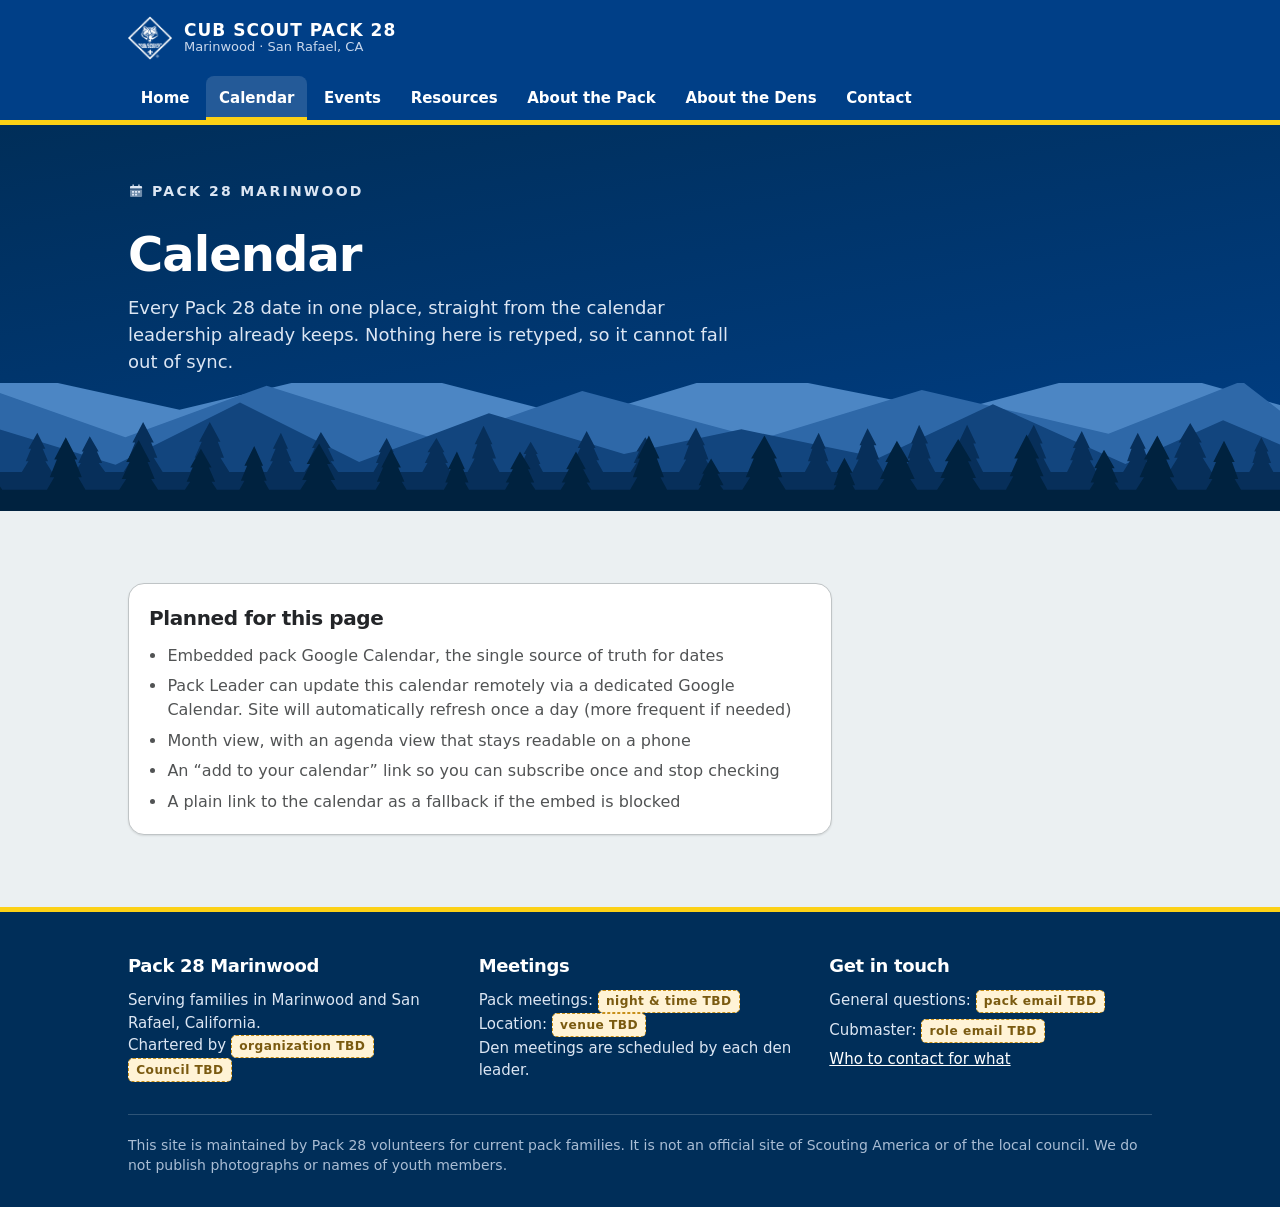
<file: calendar.html>
<!doctype html>
<!--
  Cub Scout Pack 28 Marinwood - Calendar (placeholder, v2)

  Shell only. The content for this page is scoped in
  "PRD - Cub Scout Pack 28 Website", Section 5, Tier 1, and gets built in a
  later session. Styled to "Pack 28 Site Style Guide - Version 2".

  The sprite, header, and footer are generated from index.html. Do not hand-edit
  the #shared blocks below; edit index.html and run tools/sync_shared.py.
-->
<html lang="en">
<head>
<meta charset="utf-8">
<meta name="viewport" content="width=device-width, initial-scale=1">
<title>Calendar | Cub Scout Pack 28 Marinwood</title>
<meta name="description" content="The Pack 28 Marinwood calendar of den meetings, pack meetings, campouts, and service projects.">
<meta name="robots" content="noindex">
<link rel="stylesheet" href="assets/styles.css">
</head>
<body>

<a class="skip-link" href="#main">Skip to main content</a>

<!-- #shared:sprite -->
<!-- Icon sprite. Inline SVG so the only image requests are the official marks. -->
<svg class="sprite" aria-hidden="true" focusable="false" xmlns="http://www.w3.org/2000/svg">
  <symbol id="i-fleur" viewBox="0 0 64 64">
    <path d="M32 3c-3.6 8.4-6.8 12.6-6.8 20 0 5.5 2.7 8.6 6.8 13.7 4.1-5.1 6.8-8.2 6.8-13.7 0-7.4-3.2-11.6-6.8-20z"/>
    <path d="M25.2 25.2c-5.7-4.8-13.3-3.4-16 2.2-2.9 6 1 12.9 8.2 14.8-2.7-3.7-2.5-7.6.6-9.6 2.9-1.9 5.8-1 7.2 1.2z"/>
    <path d="M38.8 25.2c5.7-4.8 13.3-3.4 16 2.2 2.9 6-1 12.9-8.2 14.8 2.7-3.7 2.5-7.6-.6-9.6-2.9-1.9-5.8-1-7.2 1.2z"/>
    <rect x="17.5" y="40.5" width="29" height="5.2" rx="2.6"/>
    <path d="M27.6 46h8.8L32 61.5z"/>
  </symbol>
  <symbol id="i-paw" viewBox="0 0 64 64">
    <ellipse cx="19" cy="24" rx="6" ry="8"/>
    <ellipse cx="45" cy="24" rx="6" ry="8"/>
    <ellipse cx="28" cy="14" rx="5.5" ry="7.5"/>
    <ellipse cx="36" cy="14" rx="5.5" ry="7.5"/>
    <path d="M32 30c8 0 15 6.4 15 13.6 0 6.4-5 10.4-11.6 10.4-2.2 0-3.4-.8-3.4-.8s-1.2.8-3.4.8C22 54 17 50 17 43.6 17 36.4 24 30 32 30z"/>
  </symbol>
  <symbol id="i-car" viewBox="0 0 64 64">
    <path d="M4 36c0-3 2-5 5-5h9l7-8h20l6 8h4c3 0 5 2 5 5v4H4z"/>
    <circle cx="18" cy="44" r="6"/>
    <circle cx="46" cy="44" r="6"/>
  </symbol>
  <symbol id="i-fire" viewBox="0 0 64 64">
    <path d="M32 4c2 8-4 11-4 18 0 3 1 5 3 7-4-1-7-4-8-8-4 5-7 10-7 16 0 9 7 16 16 16s16-7 16-16c0-13-11-20-16-33z"/>
    <path d="M6 58h52v4H6z"/>
  </symbol>
  <symbol id="i-tent" viewBox="0 0 64 64">
    <path d="M32 6 4 54h20l8-16 8 16h20z"/>
    <path d="M2 54h60v5H2z" opacity=".55"/>
  </symbol>
  <symbol id="i-calendar" viewBox="0 0 64 64">
    <path d="M12 12h40a4 4 0 0 1 4 4v6H8v-6a4 4 0 0 1 4-4z"/>
    <path d="M18 6h5v10h-5zM41 6h5v10h-5z"/>
    <path d="M8 26h48v26a4 4 0 0 1-4 4H12a4 4 0 0 1-4-4z" opacity=".5"/>
    <path d="M16 32h8v7h-8zM28 32h8v7h-8zM40 32h8v7h-8zM16 43h8v7h-8zM28 43h8v7h-8z"/>
  </symbol>
  <symbol id="i-book" viewBox="0 0 64 64">
    <path d="M31 18c-5-4.4-13-6.6-22-6.6v34c9 0 17 2.2 22 6.6z"/>
    <path d="M33 18c5-4.4 13-6.6 22-6.6v34c-9 0-17 2.2-22 6.6z" opacity=".55"/>
  </symbol>
  <symbol id="i-compass" viewBox="0 0 64 64">
    <path d="M32 4a28 28 0 1 0 0 56 28 28 0 0 0 0-56zm0 6a22 22 0 1 1 0 44 22 22 0 0 1 0-44z"/>
    <path d="m42 22-6 14-14 6 6-14z"/>
  </symbol>
  <symbol id="i-mail" viewBox="0 0 64 64">
    <path d="M8 14h48a2 2 0 0 1 2 2v2L32 36 6 18v-2a2 2 0 0 1 2-2z"/>
    <path d="M6 24v24a2 2 0 0 0 2 2h48a2 2 0 0 0 2-2V24L32 42z" opacity=".6"/>
  </symbol>
  <symbol id="i-arrow" viewBox="0 0 64 64">
    <path d="M12 27h28V15l20 17-20 17V37H12z"/>
    <path d="M2 19h7v5H2zM2 29.5h7v5H2zM2 40h7v5H2z" opacity=".6"/>
  </symbol>
  <symbol id="i-megaphone" viewBox="0 0 64 64">
    <path d="M40 9v46L18 43H11a5 5 0 0 1-5-5V26a5 5 0 0 1 5-5h7z"/>
    <path d="M48.5 20.5a15 15 0 0 1 0 23 2.6 2.6 0 0 1-3.2-4 10 10 0 0 0 0-15 2.6 2.6 0 0 1 3.2-4z" opacity=".65"/>
  </symbol>

  <!-- Layered ridge silhouettes. Drawn here, not loaded. Decorative. -->
  <symbol id="art-ridge" viewBox="0 0 1440 220" preserveAspectRatio="xMidYMax slice">
    <path fill="#4C86C4" d="M-40 230L-40 53L202 106L416 55L652 116L833 61L1071 108L1274 54L1480 112L1480 230Z"/>
    <path fill="#2E68A8" d="M-40 230L-40 73L141 137L300 79L496 141L655 85L856 139L1037 84L1247 133L1397 74L1480 138L1480 230Z"/>
    <path fill="#12457E" d="M-40 230L-40 116L130 168L270 98L404 165L550 110L702 156L834 128L989 160L1117 100L1266 167L1376 118L1480 162L1480 230Z"/>
    <path fill="#072F5A" d="M-40 176H1480V262H-40ZM-23 182L-23 177L-37 177L-29 164L-32 164L-27 150L-29 150L-20 132L-11 150L-13 150L-8 164L-11 164L-3 177L-17 177L-17 182ZM39 182L39 177L24 177L32 164L29 164L35 150L32 150L42 132L51 150L48 150L54 164L51 164L59 177L44 177L44 182ZM99 182L99 177L84 177L91 166L88 166L94 153L92 153L101 136L111 153L109 153L115 166L111 166L119 177L104 177L104 182ZM157 182L157 176L139 176L149 160L145 160L152 143L149 143L161 120L173 143L170 143L177 160L173 160L183 176L164 176L164 182ZM232 182L232 176L214 176L223 160L219 160L227 142L224 142L236 120L248 142L245 142L252 160L248 160L258 176L239 176L239 182ZM313 182L313 177L300 177L307 164L304 164L310 150L307 150L316 132L324 150L322 150L328 164L325 164L332 177L318 177L318 182ZM358 182L358 177L342 177L351 164L347 164L354 149L351 149L361 131L372 149L369 149L376 164L372 164L381 177L365 177L365 182ZM432 182L432 178L419 178L426 166L423 166L428 154L426 154L435 138L443 154L441 154L447 166L444 166L451 178L437 178L437 182ZM488 182L488 178L474 178L481 166L478 166L484 154L481 154L491 138L500 154L498 154L504 166L501 166L508 178L494 178L494 182ZM541 182L541 176L526 176L534 161L531 161L537 145L534 145L544 124L554 145L552 145L558 161L554 161L562 176L547 176L547 182ZM595 182L595 178L583 178L589 167L587 167L592 156L589 156L597 142L605 156L603 156L608 167L606 167L612 178L600 178L600 182ZM657 182L657 177L641 177L650 163L646 163L653 149L650 149L660 130L670 149L668 149L674 163L671 163L679 177L663 177L663 182ZM723 182L723 178L708 178L716 166L713 166L719 153L716 153L726 137L736 153L733 153L739 166L736 166L744 178L729 178L729 182ZM780 182L780 176L764 176L772 162L769 162L775 146L772 146L783 126L793 146L791 146L797 162L794 162L802 176L786 176L786 182ZM856 182L856 178L844 178L850 167L848 167L853 155L851 155L858 140L866 155L864 155L869 167L866 167L873 178L861 178L861 182ZM918 182L918 177L905 177L912 164L909 164L914 150L912 150L921 132L929 150L927 150L932 164L929 164L936 177L923 177L923 182ZM973 182L973 176L959 176L966 162L963 162L969 146L967 146L976 127L986 146L983 146L989 162L986 162L994 176L979 176L979 182ZM1031 182L1031 176L1016 176L1024 161L1021 161L1027 144L1025 144L1034 123L1044 144L1041 144L1047 161L1044 161L1052 176L1037 176L1037 182ZM1085 182L1085 176L1069 176L1077 161L1074 161L1080 144L1078 144L1088 123L1098 144L1095 144L1102 161L1098 161L1106 176L1091 176L1091 182ZM1159 182L1159 176L1143 176L1152 161L1148 161L1155 144L1152 144L1163 123L1173 144L1170 144L1177 161L1174 161L1182 176L1166 176L1166 182ZM1214 182L1214 177L1200 177L1207 163L1204 163L1210 149L1207 149L1217 130L1226 149L1224 149L1230 163L1226 163L1234 177L1220 177L1220 182ZM1277 182L1277 177L1263 177L1271 164L1268 164L1273 150L1271 150L1280 132L1289 150L1287 150L1292 164L1289 164L1297 177L1283 177L1283 182ZM1335 182L1335 176L1315 176L1325 160L1321 160L1329 143L1326 143L1339 121L1352 143L1349 143L1357 160L1353 160L1363 176L1343 176L1343 182ZM1417 182L1417 177L1405 177L1411 166L1409 166L1413 153L1411 153L1419 137L1427 153L1425 153L1430 166L1427 166L1433 177L1421 177L1421 182Z"/>
    <path fill="#00223F" d="M-40 196H1480V288H-40ZM-24 208L-24 201L-46 201L-34 184L-39 184L-30 165L-34 165L-20 141L-6 165L-10 165L-1 184L-6 184L6 201L-16 201L-16 208ZM70 208L70 201L50 201L61 182L56 182L64 162L61 162L74 137L87 162L84 162L92 182L88 182L99 201L78 201L78 208ZM152 208L152 201L131 201L142 184L137 184L146 165L142 165L156 140L169 165L166 165L174 184L170 184L181 201L160 201L160 208ZM223 208L223 202L204 202L214 187L210 187L217 171L214 171L226 150L238 171L235 171L242 187L238 187L248 202L230 202L230 208ZM283 208L283 202L266 202L275 186L271 186L278 169L275 169L286 147L296 169L294 169L300 186L297 186L306 202L289 202L289 208ZM355 208L355 202L334 202L345 185L340 185L349 167L345 167L359 144L372 167L368 167L377 185L372 185L383 202L363 202L363 208ZM436 208L436 202L419 202L428 187L424 187L431 171L429 171L440 150L451 171L448 171L455 187L452 187L461 202L443 202L443 208ZM511 208L511 202L496 202L504 188L501 188L507 173L504 173L514 153L523 173L521 173L527 188L523 188L531 202L516 202L516 208ZM582 208L582 203L564 203L573 188L569 188L577 173L574 173L585 153L597 173L594 173L601 188L597 188L607 203L589 203L589 208ZM645 208L645 202L627 202L636 188L632 188L640 173L637 173L648 153L659 173L656 173L664 188L660 188L669 202L651 202L651 208ZM726 208L726 201L706 201L717 182L712 182L720 161L717 161L730 135L742 161L739 161L747 182L743 182L753 201L733 201L733 208ZM797 208L797 203L781 203L789 191L786 191L792 178L790 178L800 161L810 178L807 178L814 191L810 191L819 203L803 203L803 208ZM855 208L855 201L832 201L844 182L839 182L848 161L845 161L860 135L874 161L871 161L880 182L875 182L887 201L864 201L864 208ZM947 208L947 203L933 203L941 191L938 191L943 177L941 177L950 160L959 177L956 177L962 191L959 191L966 203L953 203L953 208ZM1005 208L1005 201L984 201L995 184L990 184L999 165L996 165L1009 141L1023 165L1020 165L1029 184L1024 184L1035 201L1014 201L1014 208ZM1074 208L1074 201L1051 201L1063 183L1058 183L1067 164L1063 164L1078 139L1093 164L1089 164L1098 183L1094 183L1106 201L1083 201L1083 208ZM1151 208L1151 201L1129 201L1140 181L1136 181L1145 161L1141 161L1155 134L1169 161L1165 161L1174 181L1170 181L1181 201L1159 201L1159 208ZM1239 208L1239 202L1222 202L1231 188L1227 188L1234 172L1231 172L1242 151L1254 172L1251 172L1258 188L1254 188L1263 202L1246 202L1246 208ZM1297 208L1297 201L1275 201L1287 182L1282 182L1291 162L1287 162L1302 135L1316 162L1312 162L1321 182L1316 182L1328 201L1306 201L1306 208ZM1373 208L1373 201L1354 201L1364 184L1360 184L1368 165L1365 165L1377 141L1389 165L1386 165L1393 184L1389 184L1399 201L1380 201L1380 208ZM1456 208L1456 202L1440 202L1448 186L1445 186L1452 169L1449 169L1459 147L1470 169L1467 169L1474 186L1470 186L1479 202L1463 202L1463 208Z"/>
  </symbol>


  <!-- Hand-drawn section rule. Wobbles on purpose. -->
  <symbol id="art-divider" viewBox="0 0 1124 8" preserveAspectRatio="none">
    <path fill="none" stroke="currentColor" stroke-width="2" stroke-linecap="round"
          vector-effect="non-scaling-stroke"
          d="M2 4.6c68-2 138 1.2 208-1 70-2.2 140 3.8 210 1.4s140-3.8 210-1 140 1.2 210 3.4 140-2.4 210-.4l72-1.2"/>
  </symbol>

  <!-- Campfire. Six flat fills, the style guide's campfire accent set. -->
  <symbol id="art-campfire" viewBox="0 0 120 150">
    <path fill="#F5AC00" d="M60 10c18 28 32 44 32 68 0 22-14 38-32 38s-32-16-32-38c0-20 12-30 20-46 2 16 6 24 10 28-2-18-2-36 2-50z"/>
    <path fill="#FFDD30" d="M60 42c12 18 20 28 20 42 0 16-9 26-20 26s-20-10-20-26c0-12 8-20 14-32 1 10 3 14 6 16-1-10-1-18 0-26z"/>
    <path fill="#FFF07F" d="M60 70c8 10 10 16 10 22 0 9-5 14-10 14s-10-5-10-14c0-7 5-13 10-22z"/>
    <path fill="#6E461F" d="m18 110 86 20-4 16-86-20z"/>
    <path fill="#8F6134" d="m16 130 86-22 4 16-86 22z"/>
    <path fill="#AB7C4D" d="m40 100 42 12-4 12-42-12z"/>
  </symbol>
</svg>
<!-- /shared:sprite -->

<!-- #shared:header -->
<header class="site-header">
  <div class="wrap">
    <input class="nav-check" type="checkbox" id="nav-toggle" aria-label="Show navigation menu">
    <div class="header-bar">
      <a class="brand" href="index.html">
        <img class="brand-mark" src="assets/cubscouts-white.png" width="44" height="44" alt="Cub Scouts">
        <span class="brand-text">
          <span class="brand-name">Cub Scout Pack 28</span>
          <span class="brand-place"><span class="nb">Marinwood</span> &middot; <span class="nb">San Rafael, CA</span></span>
        </span>
      </a>
      <label class="nav-label" for="nav-toggle">Menu</label>
    </div>
    <nav class="site-nav" aria-label="Main">
      <ul>
        <li><a href="index.html">Home</a></li>
        <li><a href="calendar.html" aria-current="page">Calendar</a></li>
        <li><a href="events.html">Events</a></li>
        <li><a href="resources.html">Resources</a></li>
        <li><a href="about.html">About the Pack</a></li>
        <li><a href="dens.html">About the Dens</a></li>
        <li><a href="contact.html">Contact</a></li>
      </ul>
    </nav>
  </div>
</header>
<!-- /shared:header -->

<main id="main">

  <section class="hero hero-sm">
    <div class="wrap hero-inner">
      <div>
        <p class="hero-kicker">
          <svg class="icon" aria-hidden="true"><use href="#i-calendar"></use></svg>
          Pack 28 Marinwood
        </p>
        <h1>Calendar</h1>
        <p class="lede">Every Pack 28 date in one place, straight from the calendar leadership already keeps. Nothing here is retyped, so it cannot fall out of sync.</p>
      </div>
    </div>
    <svg class="hero-ridge" aria-hidden="true"><use href="#art-ridge"></use></svg>
  </section>

  <section class="section section-cool">
    <div class="wrap">
      <div class="card stub-panel">
        <h2>Planned for this page</h2>
        <ul>
          <li>Embedded pack Google Calendar, the single source of truth for dates</li>
          <li>Pack Leader can update this calendar remotely via a dedicated Google Calendar. Site will automatically refresh once a day (more frequent if needed)</li>
          <li>Month view, with an agenda view that stays readable on a phone</li>
          <li>An &ldquo;add to your calendar&rdquo; link so you can subscribe once and stop checking</li>
          <li>A plain link to the calendar as a fallback if the embed is blocked</li>
        </ul>
      </div>
    </div>
  </section>

</main>

<!-- #shared:footer -->
<footer class="site-footer">
  <div class="wrap">
    <div class="footer-grid">
      <div>
        <h2>Pack 28 Marinwood</h2>
        <p style="margin:0">
          Serving families in Marinwood and San Rafael, California.<br>
          Chartered by <span class="tbd">organization TBD</span><br>
          <span class="tbd">Council TBD</span>
        </p>
      </div>
      <div>
        <h2>Meetings</h2>
        <p style="margin:0">
          Pack meetings: <span class="tbd">night &amp; time TBD</span><br>
          Location: <span class="tbd">venue TBD</span><br>
          Den meetings are scheduled by each den leader.
        </p>
      </div>
      <div>
        <h2>Get in touch</h2>
        <ul>
          <li>General questions: <span class="tbd">pack email TBD</span></li>
          <li>Cubmaster: <span class="tbd">role email TBD</span></li>
          <li><a href="contact.html">Who to contact for what</a></li>
        </ul>
      </div>
    </div>
    <p class="footer-note">
      This site is maintained by Pack 28 volunteers for current pack families. It is not an
      official site of Scouting America or of the local council. We do not publish photographs
      or names of youth members.
    </p>
  </div>
</footer>
<!-- /shared:footer -->

</body>
</html>
</file>
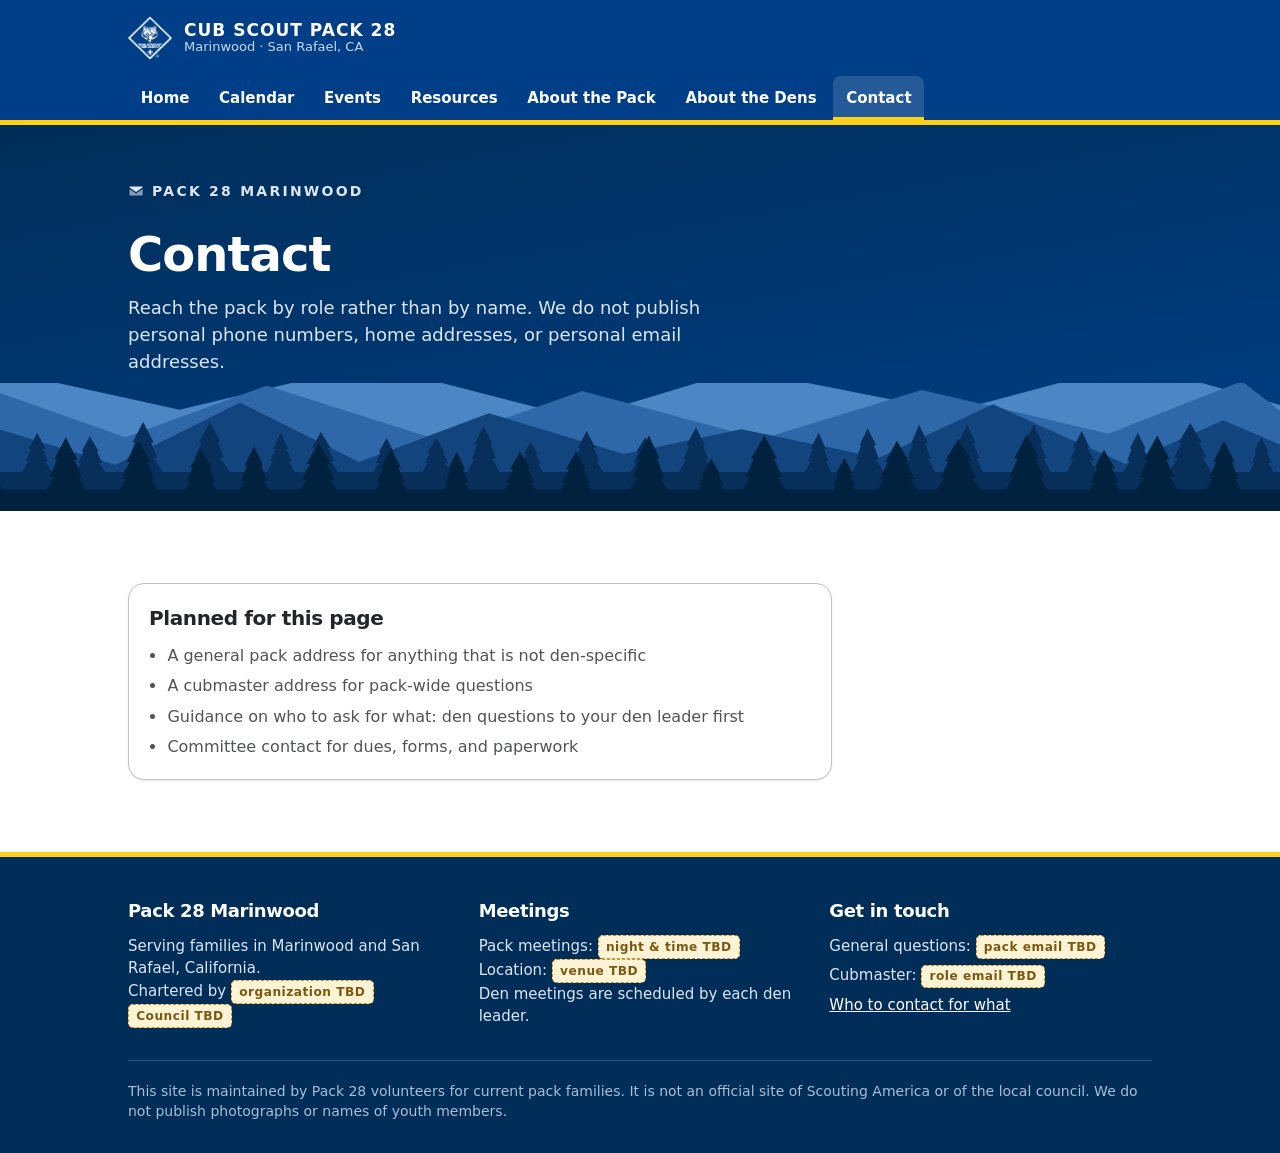
<file: contact.html>
<!doctype html>
<!--
  Cub Scout Pack 28 Marinwood - Contact (placeholder, v2)

  Shell only. The content for this page is scoped in
  "PRD - Cub Scout Pack 28 Website", Section 5, Tier 1, and gets built in a
  later session. Styled to "Pack 28 Site Style Guide - Version 2".

  The sprite, header, and footer are generated from index.html. Do not hand-edit
  the #shared blocks below; edit index.html and run tools/sync_shared.py.
-->
<html lang="en">
<head>
<meta charset="utf-8">
<meta name="viewport" content="width=device-width, initial-scale=1">
<title>Contact | Cub Scout Pack 28 Marinwood</title>
<meta name="description" content="How to reach Cub Scout Pack 28 Marinwood leadership by role.">
<meta name="robots" content="noindex">
<link rel="stylesheet" href="assets/styles.css">
</head>
<body>

<a class="skip-link" href="#main">Skip to main content</a>

<!-- #shared:sprite -->
<!-- Icon sprite. Inline SVG so the only image requests are the official marks. -->
<svg class="sprite" aria-hidden="true" focusable="false" xmlns="http://www.w3.org/2000/svg">
  <symbol id="i-fleur" viewBox="0 0 64 64">
    <path d="M32 3c-3.6 8.4-6.8 12.6-6.8 20 0 5.5 2.7 8.6 6.8 13.7 4.1-5.1 6.8-8.2 6.8-13.7 0-7.4-3.2-11.6-6.8-20z"/>
    <path d="M25.2 25.2c-5.7-4.8-13.3-3.4-16 2.2-2.9 6 1 12.9 8.2 14.8-2.7-3.7-2.5-7.6.6-9.6 2.9-1.9 5.8-1 7.2 1.2z"/>
    <path d="M38.8 25.2c5.7-4.8 13.3-3.4 16 2.2 2.9 6-1 12.9-8.2 14.8 2.7-3.7 2.5-7.6-.6-9.6-2.9-1.9-5.8-1-7.2 1.2z"/>
    <rect x="17.5" y="40.5" width="29" height="5.2" rx="2.6"/>
    <path d="M27.6 46h8.8L32 61.5z"/>
  </symbol>
  <symbol id="i-paw" viewBox="0 0 64 64">
    <ellipse cx="19" cy="24" rx="6" ry="8"/>
    <ellipse cx="45" cy="24" rx="6" ry="8"/>
    <ellipse cx="28" cy="14" rx="5.5" ry="7.5"/>
    <ellipse cx="36" cy="14" rx="5.5" ry="7.5"/>
    <path d="M32 30c8 0 15 6.4 15 13.6 0 6.4-5 10.4-11.6 10.4-2.2 0-3.4-.8-3.4-.8s-1.2.8-3.4.8C22 54 17 50 17 43.6 17 36.4 24 30 32 30z"/>
  </symbol>
  <symbol id="i-car" viewBox="0 0 64 64">
    <path d="M4 36c0-3 2-5 5-5h9l7-8h20l6 8h4c3 0 5 2 5 5v4H4z"/>
    <circle cx="18" cy="44" r="6"/>
    <circle cx="46" cy="44" r="6"/>
  </symbol>
  <symbol id="i-fire" viewBox="0 0 64 64">
    <path d="M32 4c2 8-4 11-4 18 0 3 1 5 3 7-4-1-7-4-8-8-4 5-7 10-7 16 0 9 7 16 16 16s16-7 16-16c0-13-11-20-16-33z"/>
    <path d="M6 58h52v4H6z"/>
  </symbol>
  <symbol id="i-tent" viewBox="0 0 64 64">
    <path d="M32 6 4 54h20l8-16 8 16h20z"/>
    <path d="M2 54h60v5H2z" opacity=".55"/>
  </symbol>
  <symbol id="i-calendar" viewBox="0 0 64 64">
    <path d="M12 12h40a4 4 0 0 1 4 4v6H8v-6a4 4 0 0 1 4-4z"/>
    <path d="M18 6h5v10h-5zM41 6h5v10h-5z"/>
    <path d="M8 26h48v26a4 4 0 0 1-4 4H12a4 4 0 0 1-4-4z" opacity=".5"/>
    <path d="M16 32h8v7h-8zM28 32h8v7h-8zM40 32h8v7h-8zM16 43h8v7h-8zM28 43h8v7h-8z"/>
  </symbol>
  <symbol id="i-book" viewBox="0 0 64 64">
    <path d="M31 18c-5-4.4-13-6.6-22-6.6v34c9 0 17 2.2 22 6.6z"/>
    <path d="M33 18c5-4.4 13-6.6 22-6.6v34c-9 0-17 2.2-22 6.6z" opacity=".55"/>
  </symbol>
  <symbol id="i-compass" viewBox="0 0 64 64">
    <path d="M32 4a28 28 0 1 0 0 56 28 28 0 0 0 0-56zm0 6a22 22 0 1 1 0 44 22 22 0 0 1 0-44z"/>
    <path d="m42 22-6 14-14 6 6-14z"/>
  </symbol>
  <symbol id="i-mail" viewBox="0 0 64 64">
    <path d="M8 14h48a2 2 0 0 1 2 2v2L32 36 6 18v-2a2 2 0 0 1 2-2z"/>
    <path d="M6 24v24a2 2 0 0 0 2 2h48a2 2 0 0 0 2-2V24L32 42z" opacity=".6"/>
  </symbol>
  <symbol id="i-arrow" viewBox="0 0 64 64">
    <path d="M12 27h28V15l20 17-20 17V37H12z"/>
    <path d="M2 19h7v5H2zM2 29.5h7v5H2zM2 40h7v5H2z" opacity=".6"/>
  </symbol>
  <symbol id="i-megaphone" viewBox="0 0 64 64">
    <path d="M40 9v46L18 43H11a5 5 0 0 1-5-5V26a5 5 0 0 1 5-5h7z"/>
    <path d="M48.5 20.5a15 15 0 0 1 0 23 2.6 2.6 0 0 1-3.2-4 10 10 0 0 0 0-15 2.6 2.6 0 0 1 3.2-4z" opacity=".65"/>
  </symbol>

  <!-- Layered ridge silhouettes. Drawn here, not loaded. Decorative. -->
  <symbol id="art-ridge" viewBox="0 0 1440 220" preserveAspectRatio="xMidYMax slice">
    <path fill="#4C86C4" d="M-40 230L-40 53L202 106L416 55L652 116L833 61L1071 108L1274 54L1480 112L1480 230Z"/>
    <path fill="#2E68A8" d="M-40 230L-40 73L141 137L300 79L496 141L655 85L856 139L1037 84L1247 133L1397 74L1480 138L1480 230Z"/>
    <path fill="#12457E" d="M-40 230L-40 116L130 168L270 98L404 165L550 110L702 156L834 128L989 160L1117 100L1266 167L1376 118L1480 162L1480 230Z"/>
    <path fill="#072F5A" d="M-40 176H1480V262H-40ZM-23 182L-23 177L-37 177L-29 164L-32 164L-27 150L-29 150L-20 132L-11 150L-13 150L-8 164L-11 164L-3 177L-17 177L-17 182ZM39 182L39 177L24 177L32 164L29 164L35 150L32 150L42 132L51 150L48 150L54 164L51 164L59 177L44 177L44 182ZM99 182L99 177L84 177L91 166L88 166L94 153L92 153L101 136L111 153L109 153L115 166L111 166L119 177L104 177L104 182ZM157 182L157 176L139 176L149 160L145 160L152 143L149 143L161 120L173 143L170 143L177 160L173 160L183 176L164 176L164 182ZM232 182L232 176L214 176L223 160L219 160L227 142L224 142L236 120L248 142L245 142L252 160L248 160L258 176L239 176L239 182ZM313 182L313 177L300 177L307 164L304 164L310 150L307 150L316 132L324 150L322 150L328 164L325 164L332 177L318 177L318 182ZM358 182L358 177L342 177L351 164L347 164L354 149L351 149L361 131L372 149L369 149L376 164L372 164L381 177L365 177L365 182ZM432 182L432 178L419 178L426 166L423 166L428 154L426 154L435 138L443 154L441 154L447 166L444 166L451 178L437 178L437 182ZM488 182L488 178L474 178L481 166L478 166L484 154L481 154L491 138L500 154L498 154L504 166L501 166L508 178L494 178L494 182ZM541 182L541 176L526 176L534 161L531 161L537 145L534 145L544 124L554 145L552 145L558 161L554 161L562 176L547 176L547 182ZM595 182L595 178L583 178L589 167L587 167L592 156L589 156L597 142L605 156L603 156L608 167L606 167L612 178L600 178L600 182ZM657 182L657 177L641 177L650 163L646 163L653 149L650 149L660 130L670 149L668 149L674 163L671 163L679 177L663 177L663 182ZM723 182L723 178L708 178L716 166L713 166L719 153L716 153L726 137L736 153L733 153L739 166L736 166L744 178L729 178L729 182ZM780 182L780 176L764 176L772 162L769 162L775 146L772 146L783 126L793 146L791 146L797 162L794 162L802 176L786 176L786 182ZM856 182L856 178L844 178L850 167L848 167L853 155L851 155L858 140L866 155L864 155L869 167L866 167L873 178L861 178L861 182ZM918 182L918 177L905 177L912 164L909 164L914 150L912 150L921 132L929 150L927 150L932 164L929 164L936 177L923 177L923 182ZM973 182L973 176L959 176L966 162L963 162L969 146L967 146L976 127L986 146L983 146L989 162L986 162L994 176L979 176L979 182ZM1031 182L1031 176L1016 176L1024 161L1021 161L1027 144L1025 144L1034 123L1044 144L1041 144L1047 161L1044 161L1052 176L1037 176L1037 182ZM1085 182L1085 176L1069 176L1077 161L1074 161L1080 144L1078 144L1088 123L1098 144L1095 144L1102 161L1098 161L1106 176L1091 176L1091 182ZM1159 182L1159 176L1143 176L1152 161L1148 161L1155 144L1152 144L1163 123L1173 144L1170 144L1177 161L1174 161L1182 176L1166 176L1166 182ZM1214 182L1214 177L1200 177L1207 163L1204 163L1210 149L1207 149L1217 130L1226 149L1224 149L1230 163L1226 163L1234 177L1220 177L1220 182ZM1277 182L1277 177L1263 177L1271 164L1268 164L1273 150L1271 150L1280 132L1289 150L1287 150L1292 164L1289 164L1297 177L1283 177L1283 182ZM1335 182L1335 176L1315 176L1325 160L1321 160L1329 143L1326 143L1339 121L1352 143L1349 143L1357 160L1353 160L1363 176L1343 176L1343 182ZM1417 182L1417 177L1405 177L1411 166L1409 166L1413 153L1411 153L1419 137L1427 153L1425 153L1430 166L1427 166L1433 177L1421 177L1421 182Z"/>
    <path fill="#00223F" d="M-40 196H1480V288H-40ZM-24 208L-24 201L-46 201L-34 184L-39 184L-30 165L-34 165L-20 141L-6 165L-10 165L-1 184L-6 184L6 201L-16 201L-16 208ZM70 208L70 201L50 201L61 182L56 182L64 162L61 162L74 137L87 162L84 162L92 182L88 182L99 201L78 201L78 208ZM152 208L152 201L131 201L142 184L137 184L146 165L142 165L156 140L169 165L166 165L174 184L170 184L181 201L160 201L160 208ZM223 208L223 202L204 202L214 187L210 187L217 171L214 171L226 150L238 171L235 171L242 187L238 187L248 202L230 202L230 208ZM283 208L283 202L266 202L275 186L271 186L278 169L275 169L286 147L296 169L294 169L300 186L297 186L306 202L289 202L289 208ZM355 208L355 202L334 202L345 185L340 185L349 167L345 167L359 144L372 167L368 167L377 185L372 185L383 202L363 202L363 208ZM436 208L436 202L419 202L428 187L424 187L431 171L429 171L440 150L451 171L448 171L455 187L452 187L461 202L443 202L443 208ZM511 208L511 202L496 202L504 188L501 188L507 173L504 173L514 153L523 173L521 173L527 188L523 188L531 202L516 202L516 208ZM582 208L582 203L564 203L573 188L569 188L577 173L574 173L585 153L597 173L594 173L601 188L597 188L607 203L589 203L589 208ZM645 208L645 202L627 202L636 188L632 188L640 173L637 173L648 153L659 173L656 173L664 188L660 188L669 202L651 202L651 208ZM726 208L726 201L706 201L717 182L712 182L720 161L717 161L730 135L742 161L739 161L747 182L743 182L753 201L733 201L733 208ZM797 208L797 203L781 203L789 191L786 191L792 178L790 178L800 161L810 178L807 178L814 191L810 191L819 203L803 203L803 208ZM855 208L855 201L832 201L844 182L839 182L848 161L845 161L860 135L874 161L871 161L880 182L875 182L887 201L864 201L864 208ZM947 208L947 203L933 203L941 191L938 191L943 177L941 177L950 160L959 177L956 177L962 191L959 191L966 203L953 203L953 208ZM1005 208L1005 201L984 201L995 184L990 184L999 165L996 165L1009 141L1023 165L1020 165L1029 184L1024 184L1035 201L1014 201L1014 208ZM1074 208L1074 201L1051 201L1063 183L1058 183L1067 164L1063 164L1078 139L1093 164L1089 164L1098 183L1094 183L1106 201L1083 201L1083 208ZM1151 208L1151 201L1129 201L1140 181L1136 181L1145 161L1141 161L1155 134L1169 161L1165 161L1174 181L1170 181L1181 201L1159 201L1159 208ZM1239 208L1239 202L1222 202L1231 188L1227 188L1234 172L1231 172L1242 151L1254 172L1251 172L1258 188L1254 188L1263 202L1246 202L1246 208ZM1297 208L1297 201L1275 201L1287 182L1282 182L1291 162L1287 162L1302 135L1316 162L1312 162L1321 182L1316 182L1328 201L1306 201L1306 208ZM1373 208L1373 201L1354 201L1364 184L1360 184L1368 165L1365 165L1377 141L1389 165L1386 165L1393 184L1389 184L1399 201L1380 201L1380 208ZM1456 208L1456 202L1440 202L1448 186L1445 186L1452 169L1449 169L1459 147L1470 169L1467 169L1474 186L1470 186L1479 202L1463 202L1463 208Z"/>
  </symbol>


  <!-- Hand-drawn section rule. Wobbles on purpose. -->
  <symbol id="art-divider" viewBox="0 0 1124 8" preserveAspectRatio="none">
    <path fill="none" stroke="currentColor" stroke-width="2" stroke-linecap="round"
          vector-effect="non-scaling-stroke"
          d="M2 4.6c68-2 138 1.2 208-1 70-2.2 140 3.8 210 1.4s140-3.8 210-1 140 1.2 210 3.4 140-2.4 210-.4l72-1.2"/>
  </symbol>

  <!-- Campfire. Six flat fills, the style guide's campfire accent set. -->
  <symbol id="art-campfire" viewBox="0 0 120 150">
    <path fill="#F5AC00" d="M60 10c18 28 32 44 32 68 0 22-14 38-32 38s-32-16-32-38c0-20 12-30 20-46 2 16 6 24 10 28-2-18-2-36 2-50z"/>
    <path fill="#FFDD30" d="M60 42c12 18 20 28 20 42 0 16-9 26-20 26s-20-10-20-26c0-12 8-20 14-32 1 10 3 14 6 16-1-10-1-18 0-26z"/>
    <path fill="#FFF07F" d="M60 70c8 10 10 16 10 22 0 9-5 14-10 14s-10-5-10-14c0-7 5-13 10-22z"/>
    <path fill="#6E461F" d="m18 110 86 20-4 16-86-20z"/>
    <path fill="#8F6134" d="m16 130 86-22 4 16-86 22z"/>
    <path fill="#AB7C4D" d="m40 100 42 12-4 12-42-12z"/>
  </symbol>
</svg>
<!-- /shared:sprite -->

<!-- #shared:header -->
<header class="site-header">
  <div class="wrap">
    <input class="nav-check" type="checkbox" id="nav-toggle" aria-label="Show navigation menu">
    <div class="header-bar">
      <a class="brand" href="index.html">
        <img class="brand-mark" src="assets/cubscouts-white.png" width="44" height="44" alt="Cub Scouts">
        <span class="brand-text">
          <span class="brand-name">Cub Scout Pack 28</span>
          <span class="brand-place"><span class="nb">Marinwood</span> &middot; <span class="nb">San Rafael, CA</span></span>
        </span>
      </a>
      <label class="nav-label" for="nav-toggle">Menu</label>
    </div>
    <nav class="site-nav" aria-label="Main">
      <ul>
        <li><a href="index.html">Home</a></li>
        <li><a href="calendar.html">Calendar</a></li>
        <li><a href="events.html">Events</a></li>
        <li><a href="resources.html">Resources</a></li>
        <li><a href="about.html">About the Pack</a></li>
        <li><a href="dens.html">About the Dens</a></li>
        <li><a href="contact.html" aria-current="page">Contact</a></li>
      </ul>
    </nav>
  </div>
</header>
<!-- /shared:header -->

<main id="main">

  <section class="hero hero-sm">
    <div class="wrap hero-inner">
      <div>
        <p class="hero-kicker">
          <svg class="icon" aria-hidden="true"><use href="#i-mail"></use></svg>
          Pack 28 Marinwood
        </p>
        <h1>Contact</h1>
        <p class="lede">Reach the pack by role rather than by name. We do not publish personal phone numbers, home addresses, or personal email addresses.</p>
      </div>
    </div>
    <svg class="hero-ridge" aria-hidden="true"><use href="#art-ridge"></use></svg>
  </section>

  <section class="section ">
    <div class="wrap">
      <div class="card stub-panel">
        <h2>Planned for this page</h2>
        <ul>
          <li>A general pack address for anything that is not den-specific</li>
          <li>A cubmaster address for pack-wide questions</li>
          <li>Guidance on who to ask for what: den questions to your den leader first</li>
          <li>Committee contact for dues, forms, and paperwork</li>
        </ul>
      </div>
    </div>
  </section>

</main>

<!-- #shared:footer -->
<footer class="site-footer">
  <div class="wrap">
    <div class="footer-grid">
      <div>
        <h2>Pack 28 Marinwood</h2>
        <p style="margin:0">
          Serving families in Marinwood and San Rafael, California.<br>
          Chartered by <span class="tbd">organization TBD</span><br>
          <span class="tbd">Council TBD</span>
        </p>
      </div>
      <div>
        <h2>Meetings</h2>
        <p style="margin:0">
          Pack meetings: <span class="tbd">night &amp; time TBD</span><br>
          Location: <span class="tbd">venue TBD</span><br>
          Den meetings are scheduled by each den leader.
        </p>
      </div>
      <div>
        <h2>Get in touch</h2>
        <ul>
          <li>General questions: <span class="tbd">pack email TBD</span></li>
          <li>Cubmaster: <span class="tbd">role email TBD</span></li>
          <li><a href="contact.html">Who to contact for what</a></li>
        </ul>
      </div>
    </div>
    <p class="footer-note">
      This site is maintained by Pack 28 volunteers for current pack families. It is not an
      official site of Scouting America or of the local council. We do not publish photographs
      or names of youth members.
    </p>
  </div>
</footer>
<!-- /shared:footer -->

</body>
</html>
</file>
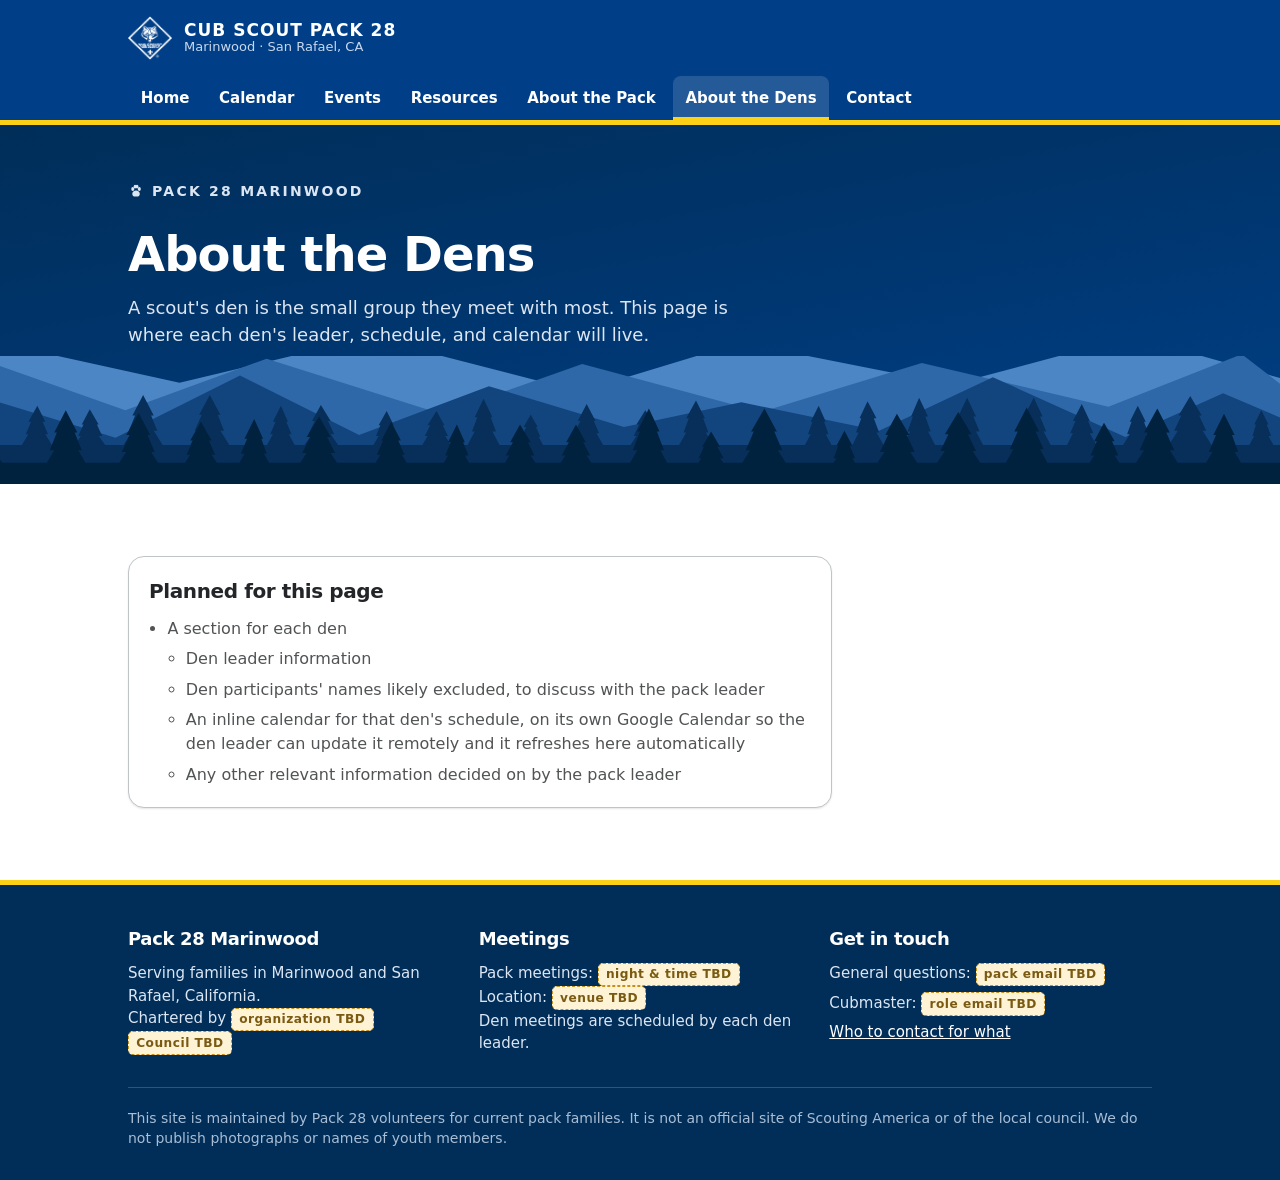
<file: dens.html>
<!doctype html>
<!--
  Cub Scout Pack 28 Marinwood - About the Dens (placeholder, v2)

  Shell only. The content for this page is scoped in
  "PRD - Cub Scout Pack 28 Website", Section 5, Tier 1, and gets built in a
  later session. Styled to "Pack 28 Site Style Guide - Version 2".

  The sprite, header, and footer are generated from index.html. Do not hand-edit
  the #shared blocks below; edit index.html and run tools/sync_shared.py.
-->
<html lang="en">
<head>
<meta charset="utf-8">
<meta name="viewport" content="width=device-width, initial-scale=1">
<title>About the Dens | Cub Scout Pack 28 Marinwood</title>
<meta name="description" content="The dens of Cub Scout Pack 28 Marinwood: who leads each one, when it meets, and where its calendar lives.">
<meta name="robots" content="noindex">
<link rel="stylesheet" href="assets/styles.css">
</head>
<body>

<a class="skip-link" href="#main">Skip to main content</a>

<!-- #shared:sprite -->
<!-- Icon sprite. Inline SVG so the only image requests are the official marks. -->
<svg class="sprite" aria-hidden="true" focusable="false" xmlns="http://www.w3.org/2000/svg">
  <symbol id="i-fleur" viewBox="0 0 64 64">
    <path d="M32 3c-3.6 8.4-6.8 12.6-6.8 20 0 5.5 2.7 8.6 6.8 13.7 4.1-5.1 6.8-8.2 6.8-13.7 0-7.4-3.2-11.6-6.8-20z"/>
    <path d="M25.2 25.2c-5.7-4.8-13.3-3.4-16 2.2-2.9 6 1 12.9 8.2 14.8-2.7-3.7-2.5-7.6.6-9.6 2.9-1.9 5.8-1 7.2 1.2z"/>
    <path d="M38.8 25.2c5.7-4.8 13.3-3.4 16 2.2 2.9 6-1 12.9-8.2 14.8 2.7-3.7 2.5-7.6-.6-9.6-2.9-1.9-5.8-1-7.2 1.2z"/>
    <rect x="17.5" y="40.5" width="29" height="5.2" rx="2.6"/>
    <path d="M27.6 46h8.8L32 61.5z"/>
  </symbol>
  <symbol id="i-paw" viewBox="0 0 64 64">
    <ellipse cx="19" cy="24" rx="6" ry="8"/>
    <ellipse cx="45" cy="24" rx="6" ry="8"/>
    <ellipse cx="28" cy="14" rx="5.5" ry="7.5"/>
    <ellipse cx="36" cy="14" rx="5.5" ry="7.5"/>
    <path d="M32 30c8 0 15 6.4 15 13.6 0 6.4-5 10.4-11.6 10.4-2.2 0-3.4-.8-3.4-.8s-1.2.8-3.4.8C22 54 17 50 17 43.6 17 36.4 24 30 32 30z"/>
  </symbol>
  <symbol id="i-car" viewBox="0 0 64 64">
    <path d="M4 36c0-3 2-5 5-5h9l7-8h20l6 8h4c3 0 5 2 5 5v4H4z"/>
    <circle cx="18" cy="44" r="6"/>
    <circle cx="46" cy="44" r="6"/>
  </symbol>
  <symbol id="i-fire" viewBox="0 0 64 64">
    <path d="M32 4c2 8-4 11-4 18 0 3 1 5 3 7-4-1-7-4-8-8-4 5-7 10-7 16 0 9 7 16 16 16s16-7 16-16c0-13-11-20-16-33z"/>
    <path d="M6 58h52v4H6z"/>
  </symbol>
  <symbol id="i-tent" viewBox="0 0 64 64">
    <path d="M32 6 4 54h20l8-16 8 16h20z"/>
    <path d="M2 54h60v5H2z" opacity=".55"/>
  </symbol>
  <symbol id="i-calendar" viewBox="0 0 64 64">
    <path d="M12 12h40a4 4 0 0 1 4 4v6H8v-6a4 4 0 0 1 4-4z"/>
    <path d="M18 6h5v10h-5zM41 6h5v10h-5z"/>
    <path d="M8 26h48v26a4 4 0 0 1-4 4H12a4 4 0 0 1-4-4z" opacity=".5"/>
    <path d="M16 32h8v7h-8zM28 32h8v7h-8zM40 32h8v7h-8zM16 43h8v7h-8zM28 43h8v7h-8z"/>
  </symbol>
  <symbol id="i-book" viewBox="0 0 64 64">
    <path d="M31 18c-5-4.4-13-6.6-22-6.6v34c9 0 17 2.2 22 6.6z"/>
    <path d="M33 18c5-4.4 13-6.6 22-6.6v34c-9 0-17 2.2-22 6.6z" opacity=".55"/>
  </symbol>
  <symbol id="i-compass" viewBox="0 0 64 64">
    <path d="M32 4a28 28 0 1 0 0 56 28 28 0 0 0 0-56zm0 6a22 22 0 1 1 0 44 22 22 0 0 1 0-44z"/>
    <path d="m42 22-6 14-14 6 6-14z"/>
  </symbol>
  <symbol id="i-mail" viewBox="0 0 64 64">
    <path d="M8 14h48a2 2 0 0 1 2 2v2L32 36 6 18v-2a2 2 0 0 1 2-2z"/>
    <path d="M6 24v24a2 2 0 0 0 2 2h48a2 2 0 0 0 2-2V24L32 42z" opacity=".6"/>
  </symbol>
  <symbol id="i-arrow" viewBox="0 0 64 64">
    <path d="M12 27h28V15l20 17-20 17V37H12z"/>
    <path d="M2 19h7v5H2zM2 29.5h7v5H2zM2 40h7v5H2z" opacity=".6"/>
  </symbol>
  <symbol id="i-megaphone" viewBox="0 0 64 64">
    <path d="M40 9v46L18 43H11a5 5 0 0 1-5-5V26a5 5 0 0 1 5-5h7z"/>
    <path d="M48.5 20.5a15 15 0 0 1 0 23 2.6 2.6 0 0 1-3.2-4 10 10 0 0 0 0-15 2.6 2.6 0 0 1 3.2-4z" opacity=".65"/>
  </symbol>

  <!-- Layered ridge silhouettes. Drawn here, not loaded. Decorative. -->
  <symbol id="art-ridge" viewBox="0 0 1440 220" preserveAspectRatio="xMidYMax slice">
    <path fill="#4C86C4" d="M-40 230L-40 53L202 106L416 55L652 116L833 61L1071 108L1274 54L1480 112L1480 230Z"/>
    <path fill="#2E68A8" d="M-40 230L-40 73L141 137L300 79L496 141L655 85L856 139L1037 84L1247 133L1397 74L1480 138L1480 230Z"/>
    <path fill="#12457E" d="M-40 230L-40 116L130 168L270 98L404 165L550 110L702 156L834 128L989 160L1117 100L1266 167L1376 118L1480 162L1480 230Z"/>
    <path fill="#072F5A" d="M-40 176H1480V262H-40ZM-23 182L-23 177L-37 177L-29 164L-32 164L-27 150L-29 150L-20 132L-11 150L-13 150L-8 164L-11 164L-3 177L-17 177L-17 182ZM39 182L39 177L24 177L32 164L29 164L35 150L32 150L42 132L51 150L48 150L54 164L51 164L59 177L44 177L44 182ZM99 182L99 177L84 177L91 166L88 166L94 153L92 153L101 136L111 153L109 153L115 166L111 166L119 177L104 177L104 182ZM157 182L157 176L139 176L149 160L145 160L152 143L149 143L161 120L173 143L170 143L177 160L173 160L183 176L164 176L164 182ZM232 182L232 176L214 176L223 160L219 160L227 142L224 142L236 120L248 142L245 142L252 160L248 160L258 176L239 176L239 182ZM313 182L313 177L300 177L307 164L304 164L310 150L307 150L316 132L324 150L322 150L328 164L325 164L332 177L318 177L318 182ZM358 182L358 177L342 177L351 164L347 164L354 149L351 149L361 131L372 149L369 149L376 164L372 164L381 177L365 177L365 182ZM432 182L432 178L419 178L426 166L423 166L428 154L426 154L435 138L443 154L441 154L447 166L444 166L451 178L437 178L437 182ZM488 182L488 178L474 178L481 166L478 166L484 154L481 154L491 138L500 154L498 154L504 166L501 166L508 178L494 178L494 182ZM541 182L541 176L526 176L534 161L531 161L537 145L534 145L544 124L554 145L552 145L558 161L554 161L562 176L547 176L547 182ZM595 182L595 178L583 178L589 167L587 167L592 156L589 156L597 142L605 156L603 156L608 167L606 167L612 178L600 178L600 182ZM657 182L657 177L641 177L650 163L646 163L653 149L650 149L660 130L670 149L668 149L674 163L671 163L679 177L663 177L663 182ZM723 182L723 178L708 178L716 166L713 166L719 153L716 153L726 137L736 153L733 153L739 166L736 166L744 178L729 178L729 182ZM780 182L780 176L764 176L772 162L769 162L775 146L772 146L783 126L793 146L791 146L797 162L794 162L802 176L786 176L786 182ZM856 182L856 178L844 178L850 167L848 167L853 155L851 155L858 140L866 155L864 155L869 167L866 167L873 178L861 178L861 182ZM918 182L918 177L905 177L912 164L909 164L914 150L912 150L921 132L929 150L927 150L932 164L929 164L936 177L923 177L923 182ZM973 182L973 176L959 176L966 162L963 162L969 146L967 146L976 127L986 146L983 146L989 162L986 162L994 176L979 176L979 182ZM1031 182L1031 176L1016 176L1024 161L1021 161L1027 144L1025 144L1034 123L1044 144L1041 144L1047 161L1044 161L1052 176L1037 176L1037 182ZM1085 182L1085 176L1069 176L1077 161L1074 161L1080 144L1078 144L1088 123L1098 144L1095 144L1102 161L1098 161L1106 176L1091 176L1091 182ZM1159 182L1159 176L1143 176L1152 161L1148 161L1155 144L1152 144L1163 123L1173 144L1170 144L1177 161L1174 161L1182 176L1166 176L1166 182ZM1214 182L1214 177L1200 177L1207 163L1204 163L1210 149L1207 149L1217 130L1226 149L1224 149L1230 163L1226 163L1234 177L1220 177L1220 182ZM1277 182L1277 177L1263 177L1271 164L1268 164L1273 150L1271 150L1280 132L1289 150L1287 150L1292 164L1289 164L1297 177L1283 177L1283 182ZM1335 182L1335 176L1315 176L1325 160L1321 160L1329 143L1326 143L1339 121L1352 143L1349 143L1357 160L1353 160L1363 176L1343 176L1343 182ZM1417 182L1417 177L1405 177L1411 166L1409 166L1413 153L1411 153L1419 137L1427 153L1425 153L1430 166L1427 166L1433 177L1421 177L1421 182Z"/>
    <path fill="#00223F" d="M-40 196H1480V288H-40ZM-24 208L-24 201L-46 201L-34 184L-39 184L-30 165L-34 165L-20 141L-6 165L-10 165L-1 184L-6 184L6 201L-16 201L-16 208ZM70 208L70 201L50 201L61 182L56 182L64 162L61 162L74 137L87 162L84 162L92 182L88 182L99 201L78 201L78 208ZM152 208L152 201L131 201L142 184L137 184L146 165L142 165L156 140L169 165L166 165L174 184L170 184L181 201L160 201L160 208ZM223 208L223 202L204 202L214 187L210 187L217 171L214 171L226 150L238 171L235 171L242 187L238 187L248 202L230 202L230 208ZM283 208L283 202L266 202L275 186L271 186L278 169L275 169L286 147L296 169L294 169L300 186L297 186L306 202L289 202L289 208ZM355 208L355 202L334 202L345 185L340 185L349 167L345 167L359 144L372 167L368 167L377 185L372 185L383 202L363 202L363 208ZM436 208L436 202L419 202L428 187L424 187L431 171L429 171L440 150L451 171L448 171L455 187L452 187L461 202L443 202L443 208ZM511 208L511 202L496 202L504 188L501 188L507 173L504 173L514 153L523 173L521 173L527 188L523 188L531 202L516 202L516 208ZM582 208L582 203L564 203L573 188L569 188L577 173L574 173L585 153L597 173L594 173L601 188L597 188L607 203L589 203L589 208ZM645 208L645 202L627 202L636 188L632 188L640 173L637 173L648 153L659 173L656 173L664 188L660 188L669 202L651 202L651 208ZM726 208L726 201L706 201L717 182L712 182L720 161L717 161L730 135L742 161L739 161L747 182L743 182L753 201L733 201L733 208ZM797 208L797 203L781 203L789 191L786 191L792 178L790 178L800 161L810 178L807 178L814 191L810 191L819 203L803 203L803 208ZM855 208L855 201L832 201L844 182L839 182L848 161L845 161L860 135L874 161L871 161L880 182L875 182L887 201L864 201L864 208ZM947 208L947 203L933 203L941 191L938 191L943 177L941 177L950 160L959 177L956 177L962 191L959 191L966 203L953 203L953 208ZM1005 208L1005 201L984 201L995 184L990 184L999 165L996 165L1009 141L1023 165L1020 165L1029 184L1024 184L1035 201L1014 201L1014 208ZM1074 208L1074 201L1051 201L1063 183L1058 183L1067 164L1063 164L1078 139L1093 164L1089 164L1098 183L1094 183L1106 201L1083 201L1083 208ZM1151 208L1151 201L1129 201L1140 181L1136 181L1145 161L1141 161L1155 134L1169 161L1165 161L1174 181L1170 181L1181 201L1159 201L1159 208ZM1239 208L1239 202L1222 202L1231 188L1227 188L1234 172L1231 172L1242 151L1254 172L1251 172L1258 188L1254 188L1263 202L1246 202L1246 208ZM1297 208L1297 201L1275 201L1287 182L1282 182L1291 162L1287 162L1302 135L1316 162L1312 162L1321 182L1316 182L1328 201L1306 201L1306 208ZM1373 208L1373 201L1354 201L1364 184L1360 184L1368 165L1365 165L1377 141L1389 165L1386 165L1393 184L1389 184L1399 201L1380 201L1380 208ZM1456 208L1456 202L1440 202L1448 186L1445 186L1452 169L1449 169L1459 147L1470 169L1467 169L1474 186L1470 186L1479 202L1463 202L1463 208Z"/>
  </symbol>


  <!-- Hand-drawn section rule. Wobbles on purpose. -->
  <symbol id="art-divider" viewBox="0 0 1124 8" preserveAspectRatio="none">
    <path fill="none" stroke="currentColor" stroke-width="2" stroke-linecap="round"
          vector-effect="non-scaling-stroke"
          d="M2 4.6c68-2 138 1.2 208-1 70-2.2 140 3.8 210 1.4s140-3.8 210-1 140 1.2 210 3.4 140-2.4 210-.4l72-1.2"/>
  </symbol>

  <!-- Campfire. Six flat fills, the style guide's campfire accent set. -->
  <symbol id="art-campfire" viewBox="0 0 120 150">
    <path fill="#F5AC00" d="M60 10c18 28 32 44 32 68 0 22-14 38-32 38s-32-16-32-38c0-20 12-30 20-46 2 16 6 24 10 28-2-18-2-36 2-50z"/>
    <path fill="#FFDD30" d="M60 42c12 18 20 28 20 42 0 16-9 26-20 26s-20-10-20-26c0-12 8-20 14-32 1 10 3 14 6 16-1-10-1-18 0-26z"/>
    <path fill="#FFF07F" d="M60 70c8 10 10 16 10 22 0 9-5 14-10 14s-10-5-10-14c0-7 5-13 10-22z"/>
    <path fill="#6E461F" d="m18 110 86 20-4 16-86-20z"/>
    <path fill="#8F6134" d="m16 130 86-22 4 16-86 22z"/>
    <path fill="#AB7C4D" d="m40 100 42 12-4 12-42-12z"/>
  </symbol>
</svg>
<!-- /shared:sprite -->

<!-- #shared:header -->
<header class="site-header">
  <div class="wrap">
    <input class="nav-check" type="checkbox" id="nav-toggle" aria-label="Show navigation menu">
    <div class="header-bar">
      <a class="brand" href="index.html">
        <img class="brand-mark" src="assets/cubscouts-white.png" width="44" height="44" alt="Cub Scouts">
        <span class="brand-text">
          <span class="brand-name">Cub Scout Pack 28</span>
          <span class="brand-place"><span class="nb">Marinwood</span> &middot; <span class="nb">San Rafael, CA</span></span>
        </span>
      </a>
      <label class="nav-label" for="nav-toggle">Menu</label>
    </div>
    <nav class="site-nav" aria-label="Main">
      <ul>
        <li><a href="index.html">Home</a></li>
        <li><a href="calendar.html">Calendar</a></li>
        <li><a href="events.html">Events</a></li>
        <li><a href="resources.html">Resources</a></li>
        <li><a href="about.html">About the Pack</a></li>
        <li><a href="dens.html" aria-current="page">About the Dens</a></li>
        <li><a href="contact.html">Contact</a></li>
      </ul>
    </nav>
  </div>
</header>
<!-- /shared:header -->

<main id="main">

  <section class="hero hero-sm">
    <div class="wrap hero-inner">
      <div>
        <p class="hero-kicker">
          <svg class="icon" aria-hidden="true"><use href="#i-paw"></use></svg>
          Pack 28 Marinwood
        </p>
        <h1>About the Dens</h1>
        <p class="lede">A scout's den is the small group they meet with most. This page is where each den's leader, schedule, and calendar will live.</p>
      </div>
    </div>
    <svg class="hero-ridge" aria-hidden="true"><use href="#art-ridge"></use></svg>
  </section>

  <section class="section ">
    <div class="wrap">
      <div class="card stub-panel">
        <h2>Planned for this page</h2>
        <ul>
          <li>A section for each den
            <ul>
              <li>Den leader information</li>
              <li>Den participants' names likely excluded, to discuss with the pack leader</li>
              <li>An inline calendar for that den's schedule, on its own Google Calendar so the
                  den leader can update it remotely and it refreshes here automatically</li>
              <li>Any other relevant information decided on by the pack leader</li>
            </ul>
          </li>
        </ul>
      </div>
    </div>
  </section>

</main>

<!-- #shared:footer -->
<footer class="site-footer">
  <div class="wrap">
    <div class="footer-grid">
      <div>
        <h2>Pack 28 Marinwood</h2>
        <p style="margin:0">
          Serving families in Marinwood and San Rafael, California.<br>
          Chartered by <span class="tbd">organization TBD</span><br>
          <span class="tbd">Council TBD</span>
        </p>
      </div>
      <div>
        <h2>Meetings</h2>
        <p style="margin:0">
          Pack meetings: <span class="tbd">night &amp; time TBD</span><br>
          Location: <span class="tbd">venue TBD</span><br>
          Den meetings are scheduled by each den leader.
        </p>
      </div>
      <div>
        <h2>Get in touch</h2>
        <ul>
          <li>General questions: <span class="tbd">pack email TBD</span></li>
          <li>Cubmaster: <span class="tbd">role email TBD</span></li>
          <li><a href="contact.html">Who to contact for what</a></li>
        </ul>
      </div>
    </div>
    <p class="footer-note">
      This site is maintained by Pack 28 volunteers for current pack families. It is not an
      official site of Scouting America or of the local council. We do not publish photographs
      or names of youth members.
    </p>
  </div>
</footer>
<!-- /shared:footer -->

</body>
</html>
</file>
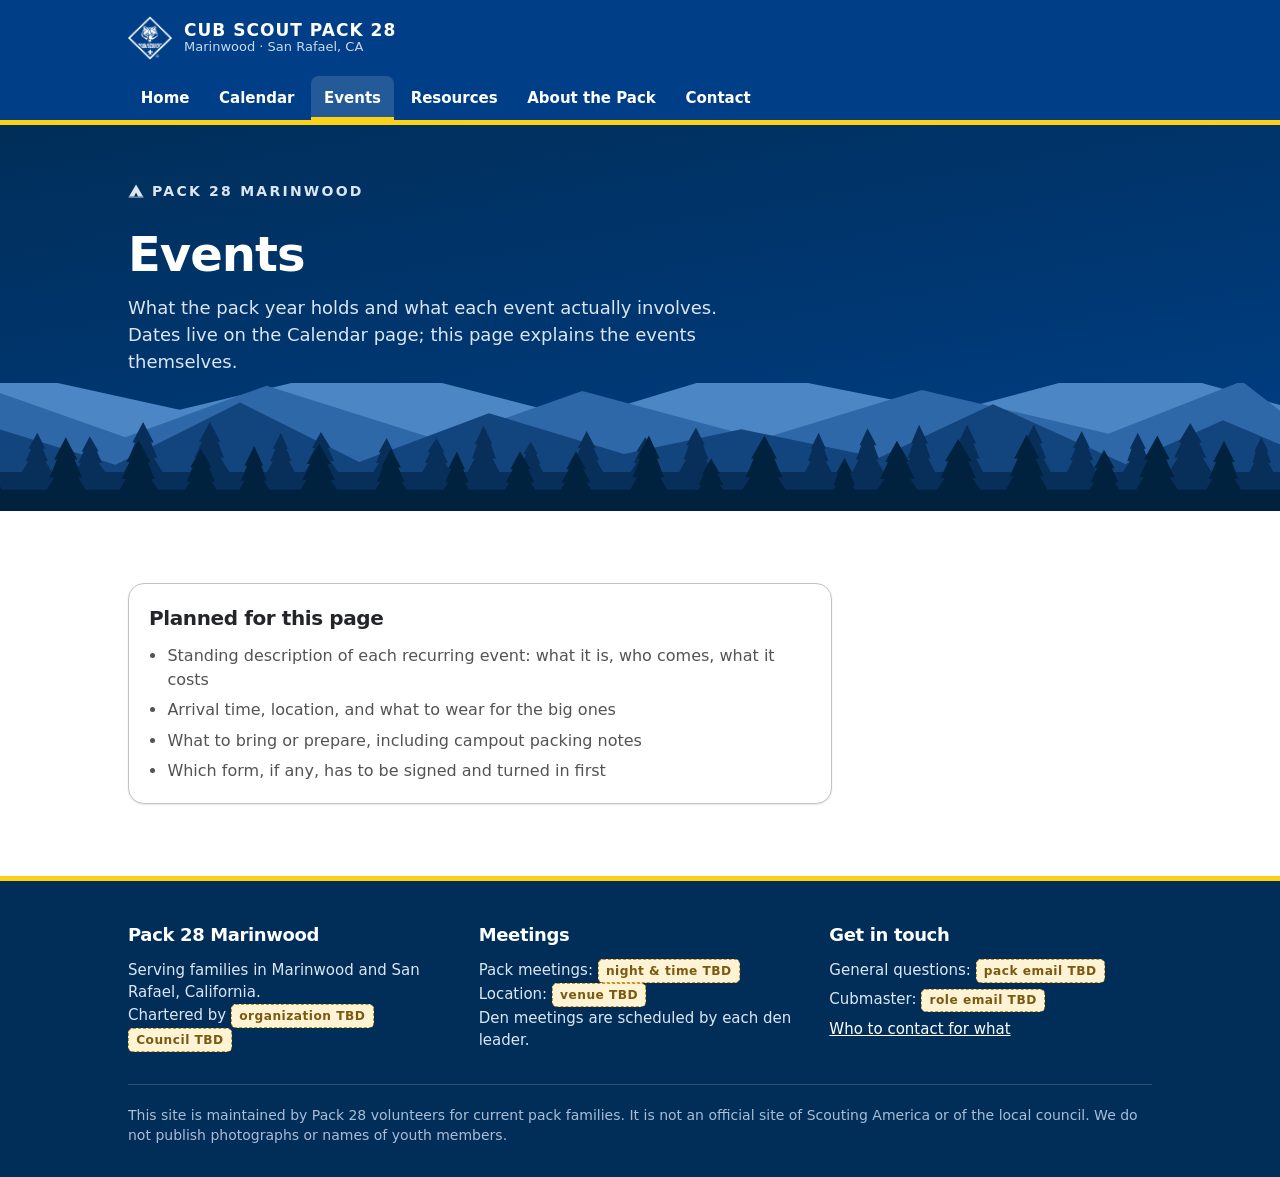
<file: events.html>
<!doctype html>
<!--
  Cub Scout Pack 28 Marinwood - Events (placeholder, v2)

  Shell only. The content for this page is scoped in
  "PRD - Cub Scout Pack 28 Website", Section 5, Tier 1, and gets built in a
  later session. Styled to "Pack 28 Site Style Guide - Version 2".

  The sprite, header, and footer are generated from index.html. Do not hand-edit
  the #shared blocks below; edit index.html and run tools/sync_shared.py.
-->
<html lang="en">
<head>
<meta charset="utf-8">
<meta name="viewport" content="width=device-width, initial-scale=1">
<title>Events | Cub Scout Pack 28 Marinwood</title>
<meta name="description" content="What the Pack 28 Marinwood year looks like: pack meetings, campouts, Pinewood Derby, Blue and Gold, and service projects.">
<meta name="robots" content="noindex">
<link rel="stylesheet" href="assets/styles.css">
</head>
<body>

<a class="skip-link" href="#main">Skip to main content</a>

<!-- #shared:sprite -->
<!-- Icon sprite. Inline SVG so the only image requests are the official marks. -->
<svg class="sprite" aria-hidden="true" focusable="false" xmlns="http://www.w3.org/2000/svg">
  <symbol id="i-fleur" viewBox="0 0 64 64">
    <path d="M32 3c-3.6 8.4-6.8 12.6-6.8 20 0 5.5 2.7 8.6 6.8 13.7 4.1-5.1 6.8-8.2 6.8-13.7 0-7.4-3.2-11.6-6.8-20z"/>
    <path d="M25.2 25.2c-5.7-4.8-13.3-3.4-16 2.2-2.9 6 1 12.9 8.2 14.8-2.7-3.7-2.5-7.6.6-9.6 2.9-1.9 5.8-1 7.2 1.2z"/>
    <path d="M38.8 25.2c5.7-4.8 13.3-3.4 16 2.2 2.9 6-1 12.9-8.2 14.8 2.7-3.7 2.5-7.6-.6-9.6-2.9-1.9-5.8-1-7.2 1.2z"/>
    <rect x="17.5" y="40.5" width="29" height="5.2" rx="2.6"/>
    <path d="M27.6 46h8.8L32 61.5z"/>
  </symbol>
  <symbol id="i-paw" viewBox="0 0 64 64">
    <ellipse cx="19" cy="24" rx="6" ry="8"/>
    <ellipse cx="45" cy="24" rx="6" ry="8"/>
    <ellipse cx="28" cy="14" rx="5.5" ry="7.5"/>
    <ellipse cx="36" cy="14" rx="5.5" ry="7.5"/>
    <path d="M32 30c8 0 15 6.4 15 13.6 0 6.4-5 10.4-11.6 10.4-2.2 0-3.4-.8-3.4-.8s-1.2.8-3.4.8C22 54 17 50 17 43.6 17 36.4 24 30 32 30z"/>
  </symbol>
  <symbol id="i-car" viewBox="0 0 64 64">
    <path d="M4 36c0-3 2-5 5-5h9l7-8h20l6 8h4c3 0 5 2 5 5v4H4z"/>
    <circle cx="18" cy="44" r="6"/>
    <circle cx="46" cy="44" r="6"/>
  </symbol>
  <symbol id="i-fire" viewBox="0 0 64 64">
    <path d="M32 4c2 8-4 11-4 18 0 3 1 5 3 7-4-1-7-4-8-8-4 5-7 10-7 16 0 9 7 16 16 16s16-7 16-16c0-13-11-20-16-33z"/>
    <path d="M6 58h52v4H6z"/>
  </symbol>
  <symbol id="i-tent" viewBox="0 0 64 64">
    <path d="M32 6 4 54h20l8-16 8 16h20z"/>
    <path d="M2 54h60v5H2z" opacity=".55"/>
  </symbol>
  <symbol id="i-calendar" viewBox="0 0 64 64">
    <path d="M12 12h40a4 4 0 0 1 4 4v6H8v-6a4 4 0 0 1 4-4z"/>
    <path d="M18 6h5v10h-5zM41 6h5v10h-5z"/>
    <path d="M8 26h48v26a4 4 0 0 1-4 4H12a4 4 0 0 1-4-4z" opacity=".5"/>
    <path d="M16 32h8v7h-8zM28 32h8v7h-8zM40 32h8v7h-8zM16 43h8v7h-8zM28 43h8v7h-8z"/>
  </symbol>
  <symbol id="i-book" viewBox="0 0 64 64">
    <path d="M31 18c-5-4.4-13-6.6-22-6.6v34c9 0 17 2.2 22 6.6z"/>
    <path d="M33 18c5-4.4 13-6.6 22-6.6v34c-9 0-17 2.2-22 6.6z" opacity=".55"/>
  </symbol>
  <symbol id="i-compass" viewBox="0 0 64 64">
    <path d="M32 4a28 28 0 1 0 0 56 28 28 0 0 0 0-56zm0 6a22 22 0 1 1 0 44 22 22 0 0 1 0-44z"/>
    <path d="m42 22-6 14-14 6 6-14z"/>
  </symbol>
  <symbol id="i-mail" viewBox="0 0 64 64">
    <path d="M8 14h48a2 2 0 0 1 2 2v2L32 36 6 18v-2a2 2 0 0 1 2-2z"/>
    <path d="M6 24v24a2 2 0 0 0 2 2h48a2 2 0 0 0 2-2V24L32 42z" opacity=".6"/>
  </symbol>
  <symbol id="i-arrow" viewBox="0 0 64 64">
    <path d="M12 27h28V15l20 17-20 17V37H12z"/>
    <path d="M2 19h7v5H2zM2 29.5h7v5H2zM2 40h7v5H2z" opacity=".6"/>
  </symbol>
  <symbol id="i-megaphone" viewBox="0 0 64 64">
    <path d="M40 9v46L18 43H11a5 5 0 0 1-5-5V26a5 5 0 0 1 5-5h7z"/>
    <path d="M48.5 20.5a15 15 0 0 1 0 23 2.6 2.6 0 0 1-3.2-4 10 10 0 0 0 0-15 2.6 2.6 0 0 1 3.2-4z" opacity=".65"/>
  </symbol>

  <!-- Layered ridge silhouettes. Drawn here, not loaded. Decorative. -->
  <symbol id="art-ridge" viewBox="0 0 1440 220" preserveAspectRatio="xMidYMax slice">
    <path fill="#4C86C4" d="M-40 230L-40 53L202 106L416 55L652 116L833 61L1071 108L1274 54L1480 112L1480 230Z"/>
    <path fill="#2E68A8" d="M-40 230L-40 73L141 137L300 79L496 141L655 85L856 139L1037 84L1247 133L1397 74L1480 138L1480 230Z"/>
    <path fill="#12457E" d="M-40 230L-40 116L130 168L270 98L404 165L550 110L702 156L834 128L989 160L1117 100L1266 167L1376 118L1480 162L1480 230Z"/>
    <path fill="#072F5A" d="M-40 176H1480V262H-40ZM-23 182L-23 177L-37 177L-29 164L-32 164L-27 150L-29 150L-20 132L-11 150L-13 150L-8 164L-11 164L-3 177L-17 177L-17 182ZM39 182L39 177L24 177L32 164L29 164L35 150L32 150L42 132L51 150L48 150L54 164L51 164L59 177L44 177L44 182ZM99 182L99 177L84 177L91 166L88 166L94 153L92 153L101 136L111 153L109 153L115 166L111 166L119 177L104 177L104 182ZM157 182L157 176L139 176L149 160L145 160L152 143L149 143L161 120L173 143L170 143L177 160L173 160L183 176L164 176L164 182ZM232 182L232 176L214 176L223 160L219 160L227 142L224 142L236 120L248 142L245 142L252 160L248 160L258 176L239 176L239 182ZM313 182L313 177L300 177L307 164L304 164L310 150L307 150L316 132L324 150L322 150L328 164L325 164L332 177L318 177L318 182ZM358 182L358 177L342 177L351 164L347 164L354 149L351 149L361 131L372 149L369 149L376 164L372 164L381 177L365 177L365 182ZM432 182L432 178L419 178L426 166L423 166L428 154L426 154L435 138L443 154L441 154L447 166L444 166L451 178L437 178L437 182ZM488 182L488 178L474 178L481 166L478 166L484 154L481 154L491 138L500 154L498 154L504 166L501 166L508 178L494 178L494 182ZM541 182L541 176L526 176L534 161L531 161L537 145L534 145L544 124L554 145L552 145L558 161L554 161L562 176L547 176L547 182ZM595 182L595 178L583 178L589 167L587 167L592 156L589 156L597 142L605 156L603 156L608 167L606 167L612 178L600 178L600 182ZM657 182L657 177L641 177L650 163L646 163L653 149L650 149L660 130L670 149L668 149L674 163L671 163L679 177L663 177L663 182ZM723 182L723 178L708 178L716 166L713 166L719 153L716 153L726 137L736 153L733 153L739 166L736 166L744 178L729 178L729 182ZM780 182L780 176L764 176L772 162L769 162L775 146L772 146L783 126L793 146L791 146L797 162L794 162L802 176L786 176L786 182ZM856 182L856 178L844 178L850 167L848 167L853 155L851 155L858 140L866 155L864 155L869 167L866 167L873 178L861 178L861 182ZM918 182L918 177L905 177L912 164L909 164L914 150L912 150L921 132L929 150L927 150L932 164L929 164L936 177L923 177L923 182ZM973 182L973 176L959 176L966 162L963 162L969 146L967 146L976 127L986 146L983 146L989 162L986 162L994 176L979 176L979 182ZM1031 182L1031 176L1016 176L1024 161L1021 161L1027 144L1025 144L1034 123L1044 144L1041 144L1047 161L1044 161L1052 176L1037 176L1037 182ZM1085 182L1085 176L1069 176L1077 161L1074 161L1080 144L1078 144L1088 123L1098 144L1095 144L1102 161L1098 161L1106 176L1091 176L1091 182ZM1159 182L1159 176L1143 176L1152 161L1148 161L1155 144L1152 144L1163 123L1173 144L1170 144L1177 161L1174 161L1182 176L1166 176L1166 182ZM1214 182L1214 177L1200 177L1207 163L1204 163L1210 149L1207 149L1217 130L1226 149L1224 149L1230 163L1226 163L1234 177L1220 177L1220 182ZM1277 182L1277 177L1263 177L1271 164L1268 164L1273 150L1271 150L1280 132L1289 150L1287 150L1292 164L1289 164L1297 177L1283 177L1283 182ZM1335 182L1335 176L1315 176L1325 160L1321 160L1329 143L1326 143L1339 121L1352 143L1349 143L1357 160L1353 160L1363 176L1343 176L1343 182ZM1417 182L1417 177L1405 177L1411 166L1409 166L1413 153L1411 153L1419 137L1427 153L1425 153L1430 166L1427 166L1433 177L1421 177L1421 182Z"/>
    <path fill="#00223F" d="M-40 196H1480V288H-40ZM-24 208L-24 201L-46 201L-34 184L-39 184L-30 165L-34 165L-20 141L-6 165L-10 165L-1 184L-6 184L6 201L-16 201L-16 208ZM70 208L70 201L50 201L61 182L56 182L64 162L61 162L74 137L87 162L84 162L92 182L88 182L99 201L78 201L78 208ZM152 208L152 201L131 201L142 184L137 184L146 165L142 165L156 140L169 165L166 165L174 184L170 184L181 201L160 201L160 208ZM223 208L223 202L204 202L214 187L210 187L217 171L214 171L226 150L238 171L235 171L242 187L238 187L248 202L230 202L230 208ZM283 208L283 202L266 202L275 186L271 186L278 169L275 169L286 147L296 169L294 169L300 186L297 186L306 202L289 202L289 208ZM355 208L355 202L334 202L345 185L340 185L349 167L345 167L359 144L372 167L368 167L377 185L372 185L383 202L363 202L363 208ZM436 208L436 202L419 202L428 187L424 187L431 171L429 171L440 150L451 171L448 171L455 187L452 187L461 202L443 202L443 208ZM511 208L511 202L496 202L504 188L501 188L507 173L504 173L514 153L523 173L521 173L527 188L523 188L531 202L516 202L516 208ZM582 208L582 203L564 203L573 188L569 188L577 173L574 173L585 153L597 173L594 173L601 188L597 188L607 203L589 203L589 208ZM645 208L645 202L627 202L636 188L632 188L640 173L637 173L648 153L659 173L656 173L664 188L660 188L669 202L651 202L651 208ZM726 208L726 201L706 201L717 182L712 182L720 161L717 161L730 135L742 161L739 161L747 182L743 182L753 201L733 201L733 208ZM797 208L797 203L781 203L789 191L786 191L792 178L790 178L800 161L810 178L807 178L814 191L810 191L819 203L803 203L803 208ZM855 208L855 201L832 201L844 182L839 182L848 161L845 161L860 135L874 161L871 161L880 182L875 182L887 201L864 201L864 208ZM947 208L947 203L933 203L941 191L938 191L943 177L941 177L950 160L959 177L956 177L962 191L959 191L966 203L953 203L953 208ZM1005 208L1005 201L984 201L995 184L990 184L999 165L996 165L1009 141L1023 165L1020 165L1029 184L1024 184L1035 201L1014 201L1014 208ZM1074 208L1074 201L1051 201L1063 183L1058 183L1067 164L1063 164L1078 139L1093 164L1089 164L1098 183L1094 183L1106 201L1083 201L1083 208ZM1151 208L1151 201L1129 201L1140 181L1136 181L1145 161L1141 161L1155 134L1169 161L1165 161L1174 181L1170 181L1181 201L1159 201L1159 208ZM1239 208L1239 202L1222 202L1231 188L1227 188L1234 172L1231 172L1242 151L1254 172L1251 172L1258 188L1254 188L1263 202L1246 202L1246 208ZM1297 208L1297 201L1275 201L1287 182L1282 182L1291 162L1287 162L1302 135L1316 162L1312 162L1321 182L1316 182L1328 201L1306 201L1306 208ZM1373 208L1373 201L1354 201L1364 184L1360 184L1368 165L1365 165L1377 141L1389 165L1386 165L1393 184L1389 184L1399 201L1380 201L1380 208ZM1456 208L1456 202L1440 202L1448 186L1445 186L1452 169L1449 169L1459 147L1470 169L1467 169L1474 186L1470 186L1479 202L1463 202L1463 208Z"/>
  </symbol>


  <!-- Hand-drawn section rule. Wobbles on purpose. -->
  <symbol id="art-divider" viewBox="0 0 1124 8" preserveAspectRatio="none">
    <path fill="none" stroke="currentColor" stroke-width="2" stroke-linecap="round"
          vector-effect="non-scaling-stroke"
          d="M2 4.6c68-2 138 1.2 208-1 70-2.2 140 3.8 210 1.4s140-3.8 210-1 140 1.2 210 3.4 140-2.4 210-.4l72-1.2"/>
  </symbol>

  <!-- Campfire. Six flat fills, the style guide's campfire accent set. -->
  <symbol id="art-campfire" viewBox="0 0 120 150">
    <path fill="#F5AC00" d="M60 10c18 28 32 44 32 68 0 22-14 38-32 38s-32-16-32-38c0-20 12-30 20-46 2 16 6 24 10 28-2-18-2-36 2-50z"/>
    <path fill="#FFDD30" d="M60 42c12 18 20 28 20 42 0 16-9 26-20 26s-20-10-20-26c0-12 8-20 14-32 1 10 3 14 6 16-1-10-1-18 0-26z"/>
    <path fill="#FFF07F" d="M60 70c8 10 10 16 10 22 0 9-5 14-10 14s-10-5-10-14c0-7 5-13 10-22z"/>
    <path fill="#6E461F" d="m18 110 86 20-4 16-86-20z"/>
    <path fill="#8F6134" d="m16 130 86-22 4 16-86 22z"/>
    <path fill="#AB7C4D" d="m40 100 42 12-4 12-42-12z"/>
  </symbol>
</svg>
<!-- /shared:sprite -->

<!-- #shared:header -->
<header class="site-header">
  <div class="wrap">
    <input class="nav-check" type="checkbox" id="nav-toggle" aria-label="Show navigation menu">
    <div class="header-bar">
      <a class="brand" href="index.html">
        <img class="brand-mark" src="assets/cubscouts-white.png" width="44" height="44" alt="Cub Scouts">
        <span class="brand-text">
          <span class="brand-name">Cub Scout Pack 28</span>
          <span class="brand-place"><span class="nb">Marinwood</span> &middot; <span class="nb">San Rafael, CA</span></span>
        </span>
      </a>
      <label class="nav-label" for="nav-toggle">Menu</label>
    </div>
    <nav class="site-nav" aria-label="Main">
      <ul>
        <li><a href="index.html">Home</a></li>
        <li><a href="calendar.html">Calendar</a></li>
        <li><a href="events.html" aria-current="page">Events</a></li>
        <li><a href="resources.html">Resources</a></li>
        <li><a href="about.html">About the Pack</a></li>
        <li><a href="contact.html">Contact</a></li>
      </ul>
    </nav>
  </div>
</header>
<!-- /shared:header -->

<main id="main">

  <section class="hero hero-sm">
    <div class="wrap hero-inner">
      <div>
        <p class="hero-kicker">
          <svg class="icon" aria-hidden="true"><use href="#i-tent"></use></svg>
          Pack 28 Marinwood
        </p>
        <h1>Events</h1>
        <p class="lede">What the pack year holds and what each event actually involves. Dates live on the Calendar page; this page explains the events themselves.</p>
      </div>
    </div>
    <svg class="hero-ridge" aria-hidden="true"><use href="#art-ridge"></use></svg>
  </section>

  <section class="section ">
    <div class="wrap">
      <div class="card stub-panel">
        <h2>Planned for this page</h2>
        <ul>
          <li>Standing description of each recurring event: what it is, who comes, what it costs</li>
          <li>Arrival time, location, and what to wear for the big ones</li>
          <li>What to bring or prepare, including campout packing notes</li>
          <li>Which form, if any, has to be signed and turned in first</li>
        </ul>
      </div>
    </div>
  </section>

</main>

<!-- #shared:footer -->
<footer class="site-footer">
  <div class="wrap">
    <div class="footer-grid">
      <div>
        <h2>Pack 28 Marinwood</h2>
        <p style="margin:0">
          Serving families in Marinwood and San Rafael, California.<br>
          Chartered by <span class="tbd">organization TBD</span><br>
          <span class="tbd">Council TBD</span>
        </p>
      </div>
      <div>
        <h2>Meetings</h2>
        <p style="margin:0">
          Pack meetings: <span class="tbd">night &amp; time TBD</span><br>
          Location: <span class="tbd">venue TBD</span><br>
          Den meetings are scheduled by each den leader.
        </p>
      </div>
      <div>
        <h2>Get in touch</h2>
        <ul>
          <li>General questions: <span class="tbd">pack email TBD</span></li>
          <li>Cubmaster: <span class="tbd">role email TBD</span></li>
          <li><a href="contact.html">Who to contact for what</a></li>
        </ul>
      </div>
    </div>
    <p class="footer-note">
      This site is maintained by Pack 28 volunteers for current pack families. It is not an
      official site of Scouting America or of the local council. We do not publish photographs
      or names of youth members.
    </p>
  </div>
</footer>
<!-- /shared:footer -->

</body>
</html>
</file>
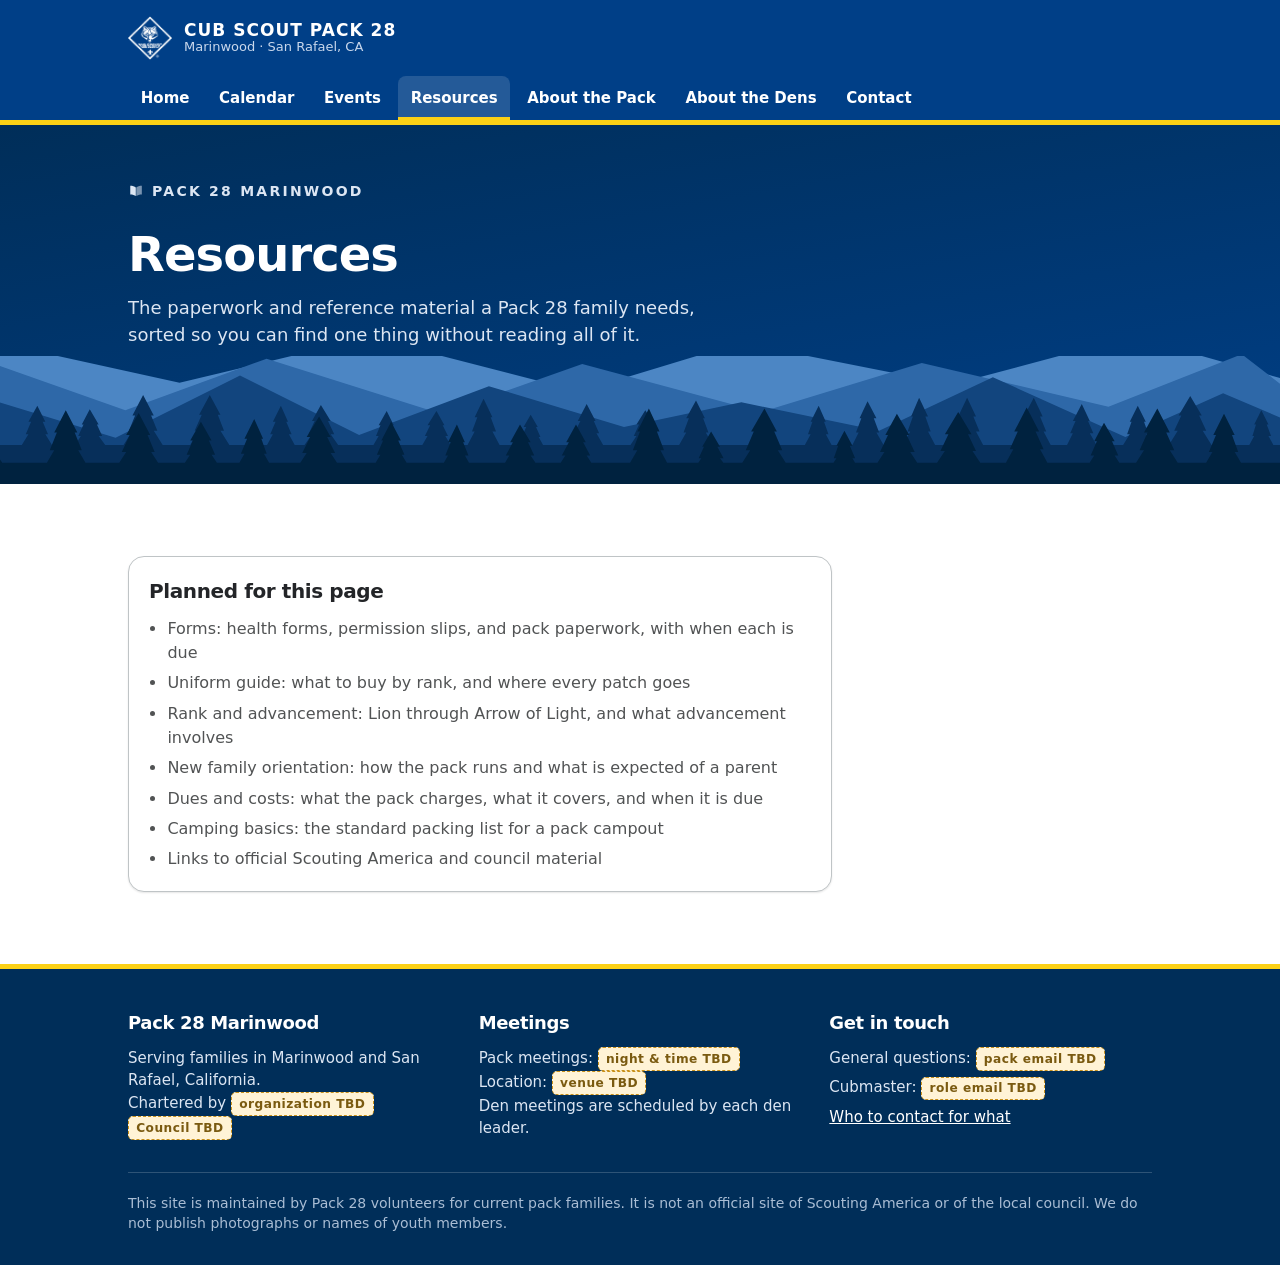
<file: resources.html>
<!doctype html>
<!--
  Cub Scout Pack 28 Marinwood - Resources (placeholder, v2)

  Shell only. The content for this page is scoped in
  "PRD - Cub Scout Pack 28 Website", Section 5, Tier 1, and gets built in a
  later session. Styled to "Pack 28 Site Style Guide - Version 2".

  The sprite, header, and footer are generated from index.html. Do not hand-edit
  the #shared blocks below; edit index.html and run tools/sync_shared.py.
-->
<html lang="en">
<head>
<meta charset="utf-8">
<meta name="viewport" content="width=device-width, initial-scale=1">
<title>Resources | Cub Scout Pack 28 Marinwood</title>
<meta name="description" content="Forms, uniform guide, rank requirements, dues, and new family orientation for Cub Scout Pack 28 Marinwood.">
<meta name="robots" content="noindex">
<link rel="stylesheet" href="assets/styles.css">
</head>
<body>

<a class="skip-link" href="#main">Skip to main content</a>

<!-- #shared:sprite -->
<!-- Icon sprite. Inline SVG so the only image requests are the official marks. -->
<svg class="sprite" aria-hidden="true" focusable="false" xmlns="http://www.w3.org/2000/svg">
  <symbol id="i-fleur" viewBox="0 0 64 64">
    <path d="M32 3c-3.6 8.4-6.8 12.6-6.8 20 0 5.5 2.7 8.6 6.8 13.7 4.1-5.1 6.8-8.2 6.8-13.7 0-7.4-3.2-11.6-6.8-20z"/>
    <path d="M25.2 25.2c-5.7-4.8-13.3-3.4-16 2.2-2.9 6 1 12.9 8.2 14.8-2.7-3.7-2.5-7.6.6-9.6 2.9-1.9 5.8-1 7.2 1.2z"/>
    <path d="M38.8 25.2c5.7-4.8 13.3-3.4 16 2.2 2.9 6-1 12.9-8.2 14.8 2.7-3.7 2.5-7.6-.6-9.6-2.9-1.9-5.8-1-7.2 1.2z"/>
    <rect x="17.5" y="40.5" width="29" height="5.2" rx="2.6"/>
    <path d="M27.6 46h8.8L32 61.5z"/>
  </symbol>
  <symbol id="i-paw" viewBox="0 0 64 64">
    <ellipse cx="19" cy="24" rx="6" ry="8"/>
    <ellipse cx="45" cy="24" rx="6" ry="8"/>
    <ellipse cx="28" cy="14" rx="5.5" ry="7.5"/>
    <ellipse cx="36" cy="14" rx="5.5" ry="7.5"/>
    <path d="M32 30c8 0 15 6.4 15 13.6 0 6.4-5 10.4-11.6 10.4-2.2 0-3.4-.8-3.4-.8s-1.2.8-3.4.8C22 54 17 50 17 43.6 17 36.4 24 30 32 30z"/>
  </symbol>
  <symbol id="i-car" viewBox="0 0 64 64">
    <path d="M4 36c0-3 2-5 5-5h9l7-8h20l6 8h4c3 0 5 2 5 5v4H4z"/>
    <circle cx="18" cy="44" r="6"/>
    <circle cx="46" cy="44" r="6"/>
  </symbol>
  <symbol id="i-fire" viewBox="0 0 64 64">
    <path d="M32 4c2 8-4 11-4 18 0 3 1 5 3 7-4-1-7-4-8-8-4 5-7 10-7 16 0 9 7 16 16 16s16-7 16-16c0-13-11-20-16-33z"/>
    <path d="M6 58h52v4H6z"/>
  </symbol>
  <symbol id="i-tent" viewBox="0 0 64 64">
    <path d="M32 6 4 54h20l8-16 8 16h20z"/>
    <path d="M2 54h60v5H2z" opacity=".55"/>
  </symbol>
  <symbol id="i-calendar" viewBox="0 0 64 64">
    <path d="M12 12h40a4 4 0 0 1 4 4v6H8v-6a4 4 0 0 1 4-4z"/>
    <path d="M18 6h5v10h-5zM41 6h5v10h-5z"/>
    <path d="M8 26h48v26a4 4 0 0 1-4 4H12a4 4 0 0 1-4-4z" opacity=".5"/>
    <path d="M16 32h8v7h-8zM28 32h8v7h-8zM40 32h8v7h-8zM16 43h8v7h-8zM28 43h8v7h-8z"/>
  </symbol>
  <symbol id="i-book" viewBox="0 0 64 64">
    <path d="M31 18c-5-4.4-13-6.6-22-6.6v34c9 0 17 2.2 22 6.6z"/>
    <path d="M33 18c5-4.4 13-6.6 22-6.6v34c-9 0-17 2.2-22 6.6z" opacity=".55"/>
  </symbol>
  <symbol id="i-compass" viewBox="0 0 64 64">
    <path d="M32 4a28 28 0 1 0 0 56 28 28 0 0 0 0-56zm0 6a22 22 0 1 1 0 44 22 22 0 0 1 0-44z"/>
    <path d="m42 22-6 14-14 6 6-14z"/>
  </symbol>
  <symbol id="i-mail" viewBox="0 0 64 64">
    <path d="M8 14h48a2 2 0 0 1 2 2v2L32 36 6 18v-2a2 2 0 0 1 2-2z"/>
    <path d="M6 24v24a2 2 0 0 0 2 2h48a2 2 0 0 0 2-2V24L32 42z" opacity=".6"/>
  </symbol>
  <symbol id="i-arrow" viewBox="0 0 64 64">
    <path d="M12 27h28V15l20 17-20 17V37H12z"/>
    <path d="M2 19h7v5H2zM2 29.5h7v5H2zM2 40h7v5H2z" opacity=".6"/>
  </symbol>
  <symbol id="i-megaphone" viewBox="0 0 64 64">
    <path d="M40 9v46L18 43H11a5 5 0 0 1-5-5V26a5 5 0 0 1 5-5h7z"/>
    <path d="M48.5 20.5a15 15 0 0 1 0 23 2.6 2.6 0 0 1-3.2-4 10 10 0 0 0 0-15 2.6 2.6 0 0 1 3.2-4z" opacity=".65"/>
  </symbol>

  <!-- Layered ridge silhouettes. Drawn here, not loaded. Decorative. -->
  <symbol id="art-ridge" viewBox="0 0 1440 220" preserveAspectRatio="xMidYMax slice">
    <path fill="#4C86C4" d="M-40 230L-40 53L202 106L416 55L652 116L833 61L1071 108L1274 54L1480 112L1480 230Z"/>
    <path fill="#2E68A8" d="M-40 230L-40 73L141 137L300 79L496 141L655 85L856 139L1037 84L1247 133L1397 74L1480 138L1480 230Z"/>
    <path fill="#12457E" d="M-40 230L-40 116L130 168L270 98L404 165L550 110L702 156L834 128L989 160L1117 100L1266 167L1376 118L1480 162L1480 230Z"/>
    <path fill="#072F5A" d="M-40 176H1480V262H-40ZM-23 182L-23 177L-37 177L-29 164L-32 164L-27 150L-29 150L-20 132L-11 150L-13 150L-8 164L-11 164L-3 177L-17 177L-17 182ZM39 182L39 177L24 177L32 164L29 164L35 150L32 150L42 132L51 150L48 150L54 164L51 164L59 177L44 177L44 182ZM99 182L99 177L84 177L91 166L88 166L94 153L92 153L101 136L111 153L109 153L115 166L111 166L119 177L104 177L104 182ZM157 182L157 176L139 176L149 160L145 160L152 143L149 143L161 120L173 143L170 143L177 160L173 160L183 176L164 176L164 182ZM232 182L232 176L214 176L223 160L219 160L227 142L224 142L236 120L248 142L245 142L252 160L248 160L258 176L239 176L239 182ZM313 182L313 177L300 177L307 164L304 164L310 150L307 150L316 132L324 150L322 150L328 164L325 164L332 177L318 177L318 182ZM358 182L358 177L342 177L351 164L347 164L354 149L351 149L361 131L372 149L369 149L376 164L372 164L381 177L365 177L365 182ZM432 182L432 178L419 178L426 166L423 166L428 154L426 154L435 138L443 154L441 154L447 166L444 166L451 178L437 178L437 182ZM488 182L488 178L474 178L481 166L478 166L484 154L481 154L491 138L500 154L498 154L504 166L501 166L508 178L494 178L494 182ZM541 182L541 176L526 176L534 161L531 161L537 145L534 145L544 124L554 145L552 145L558 161L554 161L562 176L547 176L547 182ZM595 182L595 178L583 178L589 167L587 167L592 156L589 156L597 142L605 156L603 156L608 167L606 167L612 178L600 178L600 182ZM657 182L657 177L641 177L650 163L646 163L653 149L650 149L660 130L670 149L668 149L674 163L671 163L679 177L663 177L663 182ZM723 182L723 178L708 178L716 166L713 166L719 153L716 153L726 137L736 153L733 153L739 166L736 166L744 178L729 178L729 182ZM780 182L780 176L764 176L772 162L769 162L775 146L772 146L783 126L793 146L791 146L797 162L794 162L802 176L786 176L786 182ZM856 182L856 178L844 178L850 167L848 167L853 155L851 155L858 140L866 155L864 155L869 167L866 167L873 178L861 178L861 182ZM918 182L918 177L905 177L912 164L909 164L914 150L912 150L921 132L929 150L927 150L932 164L929 164L936 177L923 177L923 182ZM973 182L973 176L959 176L966 162L963 162L969 146L967 146L976 127L986 146L983 146L989 162L986 162L994 176L979 176L979 182ZM1031 182L1031 176L1016 176L1024 161L1021 161L1027 144L1025 144L1034 123L1044 144L1041 144L1047 161L1044 161L1052 176L1037 176L1037 182ZM1085 182L1085 176L1069 176L1077 161L1074 161L1080 144L1078 144L1088 123L1098 144L1095 144L1102 161L1098 161L1106 176L1091 176L1091 182ZM1159 182L1159 176L1143 176L1152 161L1148 161L1155 144L1152 144L1163 123L1173 144L1170 144L1177 161L1174 161L1182 176L1166 176L1166 182ZM1214 182L1214 177L1200 177L1207 163L1204 163L1210 149L1207 149L1217 130L1226 149L1224 149L1230 163L1226 163L1234 177L1220 177L1220 182ZM1277 182L1277 177L1263 177L1271 164L1268 164L1273 150L1271 150L1280 132L1289 150L1287 150L1292 164L1289 164L1297 177L1283 177L1283 182ZM1335 182L1335 176L1315 176L1325 160L1321 160L1329 143L1326 143L1339 121L1352 143L1349 143L1357 160L1353 160L1363 176L1343 176L1343 182ZM1417 182L1417 177L1405 177L1411 166L1409 166L1413 153L1411 153L1419 137L1427 153L1425 153L1430 166L1427 166L1433 177L1421 177L1421 182Z"/>
    <path fill="#00223F" d="M-40 196H1480V288H-40ZM-24 208L-24 201L-46 201L-34 184L-39 184L-30 165L-34 165L-20 141L-6 165L-10 165L-1 184L-6 184L6 201L-16 201L-16 208ZM70 208L70 201L50 201L61 182L56 182L64 162L61 162L74 137L87 162L84 162L92 182L88 182L99 201L78 201L78 208ZM152 208L152 201L131 201L142 184L137 184L146 165L142 165L156 140L169 165L166 165L174 184L170 184L181 201L160 201L160 208ZM223 208L223 202L204 202L214 187L210 187L217 171L214 171L226 150L238 171L235 171L242 187L238 187L248 202L230 202L230 208ZM283 208L283 202L266 202L275 186L271 186L278 169L275 169L286 147L296 169L294 169L300 186L297 186L306 202L289 202L289 208ZM355 208L355 202L334 202L345 185L340 185L349 167L345 167L359 144L372 167L368 167L377 185L372 185L383 202L363 202L363 208ZM436 208L436 202L419 202L428 187L424 187L431 171L429 171L440 150L451 171L448 171L455 187L452 187L461 202L443 202L443 208ZM511 208L511 202L496 202L504 188L501 188L507 173L504 173L514 153L523 173L521 173L527 188L523 188L531 202L516 202L516 208ZM582 208L582 203L564 203L573 188L569 188L577 173L574 173L585 153L597 173L594 173L601 188L597 188L607 203L589 203L589 208ZM645 208L645 202L627 202L636 188L632 188L640 173L637 173L648 153L659 173L656 173L664 188L660 188L669 202L651 202L651 208ZM726 208L726 201L706 201L717 182L712 182L720 161L717 161L730 135L742 161L739 161L747 182L743 182L753 201L733 201L733 208ZM797 208L797 203L781 203L789 191L786 191L792 178L790 178L800 161L810 178L807 178L814 191L810 191L819 203L803 203L803 208ZM855 208L855 201L832 201L844 182L839 182L848 161L845 161L860 135L874 161L871 161L880 182L875 182L887 201L864 201L864 208ZM947 208L947 203L933 203L941 191L938 191L943 177L941 177L950 160L959 177L956 177L962 191L959 191L966 203L953 203L953 208ZM1005 208L1005 201L984 201L995 184L990 184L999 165L996 165L1009 141L1023 165L1020 165L1029 184L1024 184L1035 201L1014 201L1014 208ZM1074 208L1074 201L1051 201L1063 183L1058 183L1067 164L1063 164L1078 139L1093 164L1089 164L1098 183L1094 183L1106 201L1083 201L1083 208ZM1151 208L1151 201L1129 201L1140 181L1136 181L1145 161L1141 161L1155 134L1169 161L1165 161L1174 181L1170 181L1181 201L1159 201L1159 208ZM1239 208L1239 202L1222 202L1231 188L1227 188L1234 172L1231 172L1242 151L1254 172L1251 172L1258 188L1254 188L1263 202L1246 202L1246 208ZM1297 208L1297 201L1275 201L1287 182L1282 182L1291 162L1287 162L1302 135L1316 162L1312 162L1321 182L1316 182L1328 201L1306 201L1306 208ZM1373 208L1373 201L1354 201L1364 184L1360 184L1368 165L1365 165L1377 141L1389 165L1386 165L1393 184L1389 184L1399 201L1380 201L1380 208ZM1456 208L1456 202L1440 202L1448 186L1445 186L1452 169L1449 169L1459 147L1470 169L1467 169L1474 186L1470 186L1479 202L1463 202L1463 208Z"/>
  </symbol>


  <!-- Hand-drawn section rule. Wobbles on purpose. -->
  <symbol id="art-divider" viewBox="0 0 1124 8" preserveAspectRatio="none">
    <path fill="none" stroke="currentColor" stroke-width="2" stroke-linecap="round"
          vector-effect="non-scaling-stroke"
          d="M2 4.6c68-2 138 1.2 208-1 70-2.2 140 3.8 210 1.4s140-3.8 210-1 140 1.2 210 3.4 140-2.4 210-.4l72-1.2"/>
  </symbol>

  <!-- Campfire. Six flat fills, the style guide's campfire accent set. -->
  <symbol id="art-campfire" viewBox="0 0 120 150">
    <path fill="#F5AC00" d="M60 10c18 28 32 44 32 68 0 22-14 38-32 38s-32-16-32-38c0-20 12-30 20-46 2 16 6 24 10 28-2-18-2-36 2-50z"/>
    <path fill="#FFDD30" d="M60 42c12 18 20 28 20 42 0 16-9 26-20 26s-20-10-20-26c0-12 8-20 14-32 1 10 3 14 6 16-1-10-1-18 0-26z"/>
    <path fill="#FFF07F" d="M60 70c8 10 10 16 10 22 0 9-5 14-10 14s-10-5-10-14c0-7 5-13 10-22z"/>
    <path fill="#6E461F" d="m18 110 86 20-4 16-86-20z"/>
    <path fill="#8F6134" d="m16 130 86-22 4 16-86 22z"/>
    <path fill="#AB7C4D" d="m40 100 42 12-4 12-42-12z"/>
  </symbol>
</svg>
<!-- /shared:sprite -->

<!-- #shared:header -->
<header class="site-header">
  <div class="wrap">
    <input class="nav-check" type="checkbox" id="nav-toggle" aria-label="Show navigation menu">
    <div class="header-bar">
      <a class="brand" href="index.html">
        <img class="brand-mark" src="assets/cubscouts-white.png" width="44" height="44" alt="Cub Scouts">
        <span class="brand-text">
          <span class="brand-name">Cub Scout Pack 28</span>
          <span class="brand-place"><span class="nb">Marinwood</span> &middot; <span class="nb">San Rafael, CA</span></span>
        </span>
      </a>
      <label class="nav-label" for="nav-toggle">Menu</label>
    </div>
    <nav class="site-nav" aria-label="Main">
      <ul>
        <li><a href="index.html">Home</a></li>
        <li><a href="calendar.html">Calendar</a></li>
        <li><a href="events.html">Events</a></li>
        <li><a href="resources.html" aria-current="page">Resources</a></li>
        <li><a href="about.html">About the Pack</a></li>
        <li><a href="dens.html">About the Dens</a></li>
        <li><a href="contact.html">Contact</a></li>
      </ul>
    </nav>
  </div>
</header>
<!-- /shared:header -->

<main id="main">

  <section class="hero hero-sm">
    <div class="wrap hero-inner">
      <div>
        <p class="hero-kicker">
          <svg class="icon" aria-hidden="true"><use href="#i-book"></use></svg>
          Pack 28 Marinwood
        </p>
        <h1>Resources</h1>
        <p class="lede">The paperwork and reference material a Pack 28 family needs, sorted so you can find one thing without reading all of it.</p>
      </div>
    </div>
    <svg class="hero-ridge" aria-hidden="true"><use href="#art-ridge"></use></svg>
  </section>

  <section class="section ">
    <div class="wrap">
      <div class="card stub-panel">
        <h2>Planned for this page</h2>
        <ul>
          <li>Forms: health forms, permission slips, and pack paperwork, with when each is due</li>
          <li>Uniform guide: what to buy by rank, and where every patch goes</li>
          <li>Rank and advancement: Lion through Arrow of Light, and what advancement involves</li>
          <li>New family orientation: how the pack runs and what is expected of a parent</li>
          <li>Dues and costs: what the pack charges, what it covers, and when it is due</li>
          <li>Camping basics: the standard packing list for a pack campout</li>
          <li>Links to official Scouting America and council material</li>
        </ul>
      </div>
    </div>
  </section>

</main>

<!-- #shared:footer -->
<footer class="site-footer">
  <div class="wrap">
    <div class="footer-grid">
      <div>
        <h2>Pack 28 Marinwood</h2>
        <p style="margin:0">
          Serving families in Marinwood and San Rafael, California.<br>
          Chartered by <span class="tbd">organization TBD</span><br>
          <span class="tbd">Council TBD</span>
        </p>
      </div>
      <div>
        <h2>Meetings</h2>
        <p style="margin:0">
          Pack meetings: <span class="tbd">night &amp; time TBD</span><br>
          Location: <span class="tbd">venue TBD</span><br>
          Den meetings are scheduled by each den leader.
        </p>
      </div>
      <div>
        <h2>Get in touch</h2>
        <ul>
          <li>General questions: <span class="tbd">pack email TBD</span></li>
          <li>Cubmaster: <span class="tbd">role email TBD</span></li>
          <li><a href="contact.html">Who to contact for what</a></li>
        </ul>
      </div>
    </div>
    <p class="footer-note">
      This site is maintained by Pack 28 volunteers for current pack families. It is not an
      official site of Scouting America or of the local council. We do not publish photographs
      or names of youth members.
    </p>
  </div>
</footer>
<!-- /shared:footer -->

</body>
</html>
</file>
<file: assets/styles.css>
/* ==========================================================================
   Cub Scout Pack 28 Marinwood — shared stylesheet, Version 2

   Built to "Pack 28 Site Style Guide - Version 2". Mobile-first without
   exception: base rules target 375px and every media query is min-width.

   Thesis: warm paper ground, navy as ink, red as the action, gold as the
   accent, flat-vector outdoors instead of empty color fields.

   No build tools. No external fonts, no CDN, no analytics. The only image
   requests are the official Scouting marks in assets/, served same-origin.
   ========================================================================== */

:root {
  /* Core — read from the live official Scouting America system. */
  --blue:       #003F87;
  --blue-deep:  #002E59;
  --blue-mid:   #145298;
  --red:        #CE1126;   /* the action color: primary buttons and alerts */
  --red-deep:   #A50E1E;
  --gold:       #FCD116;   /* accent and rules only, never a text color */
  --green:      #006B3F;   /* outdoor categorisation only, used sparingly */

  /* Neutrals */
  --ink:        #232528;
  --ink-muted:  #515354;
  --paper:      #FFFFFF;
  --paper-warm: #EFEFEB;
  --paper-cool: #EBF0F2;   /* data-shaped pages: the calendar */
  --sand:       #E0DCD1;
  --line:       #BFC4C6;
  --line-soft:  #9AB3D5;   /* the hand-drawn section divider */

  /* One family for everything. Matching Inter's proportions through weight
     and tracking rather than by loading the font. */
  --font: system-ui, -apple-system, "Segoe UI", Roboto, Helvetica, Arial, sans-serif;

  --wrap: 68rem;
  --gutter: 1.25rem;
  --radius: 16px;
  --radius-input: 8px;
  --radius-pill: 999px;
}

*, *::before, *::after { box-sizing: border-box; }

html { -webkit-text-size-adjust: 100%; scroll-behavior: smooth; }

body {
  margin: 0;
  background: var(--paper);
  color: var(--ink);
  font-family: var(--font);
  font-size: 16px;
  line-height: 1.5;
}

@media (prefers-reduced-motion: reduce) {
  html { scroll-behavior: auto; }
  *, *::before, *::after { animation: none !important; transition: none !important; }
}

img, svg { max-width: 100%; }

/* Every heading: weight 800, negative tracking, mixed case. */
h1, h2, h3 { font-weight: 800; letter-spacing: -.02em; margin: 0; }
h1 { font-size: 32px; line-height: 34px; }
h2 { font-size: 26px; line-height: 30px; color: var(--ink); }
h3 { font-size: 20px; line-height: 24px; color: var(--blue); }

@media (min-width: 52rem) {
  h1 { font-size: 48px; line-height: 48px; }
  h2 { font-size: 32px; line-height: 32px; }
  h3 { font-size: 24px; line-height: 24px; }
}

p { margin: 0 0 1rem; }
p:last-child { margin-bottom: 0; }

a { color: var(--blue); }
a:hover { color: var(--blue-deep); }

/* Focus: 3px blue on light ground, 3px gold on dark. */
:focus-visible {
  outline: 3px solid var(--blue);
  outline-offset: 3px;
  border-radius: 4px;
}
.site-header :focus-visible,
.hero :focus-visible,
.law :focus-visible,
.site-footer :focus-visible {
  outline-color: var(--gold);
}

.wrap {
  width: 100%;
  max-width: var(--wrap);
  margin-inline: auto;
  padding-inline: var(--gutter);
}
@media (min-width: 46rem) { .wrap { padding-inline: 2rem; } }

.skip-link {
  position: absolute;
  left: -9999px;
  top: 0;
  background: var(--gold);
  color: var(--ink);
  padding: .75rem 1.25rem;
  font-weight: 700;
  z-index: 100;
}
.skip-link:focus { left: 0; }

/* --- icons ---------------------------------------------------------------- */

.icon {
  width: 1.5em;
  height: 1.5em;
  fill: currentColor;
  flex: none;
  vertical-align: -.35em;
}
.sprite { position: absolute; width: 0; height: 0; overflow: hidden; }

/* --- site header ---------------------------------------------------------- */

.site-header {
  background: var(--blue);
  color: #fff;
  border-bottom: 5px solid var(--gold);
}
.site-header a { color: #fff; text-decoration: none; }

.header-bar {
  display: flex;
  align-items: center;
  justify-content: space-between;
  gap: 1rem;
  padding-block: .75rem;
}

.brand {
  display: flex;
  align-items: center;
  gap: .75rem;
  min-width: 0;
}
/* Official Cub Scouts diamond. White variant, because the full-colour mark's
   lighter blue clashes with the header field. Never recoloured or inverted. */
.brand-mark {
  width: 44px;
  height: 44px;
  flex: none;
  display: block;
}
.brand-text { display: flex; flex-direction: column; line-height: 1.15; min-width: 0; }
.brand-name {
  font-weight: 800;
  font-size: 17px;
  letter-spacing: .06em;
  text-transform: uppercase;   /* allowed: this is the pack wordmark */
}
.brand-place {
  font-size: 13px;
  color: #C9D8EC;
  letter-spacing: 0;
}
/* keep "San Rafael, CA" from breaking mid-phrase in a narrow header */
.nb { white-space: nowrap; }

@media (max-width: 26rem) {
  .brand-mark { width: 36px; height: 36px; }
  .brand-name { font-size: 15px; letter-spacing: .04em; }
  .brand-place { font-size: 12px; }
}

/* Menu opens with a checkbox so navigation works with JavaScript disabled. */
.nav-check { position: absolute; opacity: 0; width: 1px; height: 1px; }

.nav-label {
  display: inline-flex;
  align-items: center;
  justify-content: center;
  gap: .5rem;
  min-height: 48px;
  padding: 0 1.25rem;
  border: 1px solid rgba(255, 255, 255, .5);
  border-radius: var(--radius-pill);
  font-weight: 700;
  font-size: 16px;
  cursor: pointer;
  user-select: none;
}
.nav-label:hover { background: rgba(255, 255, 255, .1); }
.nav-check:focus-visible ~ .header-bar .nav-label {
  outline: 3px solid var(--gold);
  outline-offset: 3px;
}

.site-nav {
  display: none;
  padding-bottom: 1rem;
}
.nav-check:checked ~ .site-nav { display: block; }

.site-nav ul {
  list-style: none;
  margin: 0;
  padding: 0;
  display: flex;
  flex-direction: column;
  gap: .125rem;
}
.site-nav a {
  display: flex;
  align-items: center;
  min-height: 48px;
  padding: 0 .75rem;
  border-radius: var(--radius-input);
  font-weight: 600;
}
.site-nav a:hover { background: rgba(255, 255, 255, .12); }
.site-nav a[aria-current="page"] {
  background: rgba(255, 255, 255, .14);
  box-shadow: inset 3px 0 0 var(--gold);
}

@media (min-width: 46rem) {
  .nav-label { display: none; }
  .site-nav { display: block !important; padding-bottom: 0; }
  .header-bar { padding-block: 1rem; }
  .site-nav ul { flex-direction: row; flex-wrap: wrap; gap: .25rem; }
  /* Seven items only just fit at this breakpoint, so the row runs tighter
     here and relaxes at 58rem. flex-wrap is the backstop: if a device
     substitutes a wider font the nav drops to a second row instead of
     spilling out of the header. */
  .site-nav a { min-height: 44px; padding: 0 .5rem; font-size: 15px; }
  .site-nav a[aria-current="page"] {
    box-shadow: inset 0 -3px 0 var(--gold);
    border-radius: var(--radius-input) var(--radius-input) 0 0;
  }
}
@media (min-width: 58rem) {
  .site-nav a { padding: 0 .8rem; }
}

/* --- hero and page head --------------------------------------------------- */

.hero {
  position: relative;
  background: linear-gradient(170deg, var(--blue-deep) 0%, var(--blue) 100%);
  color: #fff;
  overflow: hidden;
}

.hero-inner {
  position: relative;
  z-index: 1;
  padding-block: 2.5rem 8rem;
  display: grid;
  gap: 1.75rem;
}

/* Layered ridge silhouettes, drawn here rather than loaded. Decorative. */
.hero-ridge {
  position: absolute;
  left: 0;
  bottom: 0;
  width: 100%;
  height: 96px;
  display: block;
  pointer-events: none;
}

.hero-kicker {
  display: inline-flex;
  align-items: center;
  gap: .5rem;
  margin: 0 0 .875rem;
  font-size: 14px;
  font-weight: 700;
  letter-spacing: .16em;
  text-transform: uppercase;   /* allowed: eyebrow above a heading */
  color: var(--gold);
}
.hero-kicker .icon { width: 1.15em; height: 1.15em; }

.hero h1 { color: #fff; margin: 0 0 1rem; }
.hero h1 .thin {
  display: block;
  font-weight: 400;
  font-size: 18px;
  line-height: 26px;
  letter-spacing: 0;
  color: #C9D8EC;
  margin-top: .75rem;
  max-width: 32rem;
}

.hero p { color: #DCE6F3; max-width: 34rem; margin-bottom: 1.75rem; }

.hero-actions { display: flex; flex-wrap: wrap; gap: .75rem; }

.motto-badge {
  justify-self: start;
  display: flex;
  align-items: center;
  gap: 1rem;
  padding: 1.125rem 1.375rem;
  background: rgba(255, 255, 255, .08);
  border: 1px solid rgba(252, 209, 22, .45);
  border-radius: var(--radius);
}
.motto-badge .icon { width: 2.75rem; height: 2.75rem; color: var(--gold); }
.motto-badge b { display: block; font-size: 22px; font-weight: 800; letter-spacing: -.02em; }
.motto-badge span { font-size: 14px; color: #C9D8EC; }

@media (min-width: 52rem) {
  .hero-inner {
    grid-template-columns: 1.6fr 1fr;
    align-items: center;
    padding-block: 4.5rem 11rem;
    gap: 2.5rem;
  }
  .hero-ridge { height: 176px; }
  .hero h1 .thin { font-size: 20px; line-height: 30px; }
}

/* Shallow variant for the five subpages: same language, less height. */
.hero-sm .hero-inner { padding-block: 2rem 6.5rem; }
.hero-sm .hero-ridge { height: 72px; }
.hero-sm .lede { color: #DCE6F3; font-size: 18px; max-width: 38rem; margin: 1rem 0 0; }
@media (min-width: 52rem) {
  .hero-sm .hero-inner { padding-block: 3.5rem 8.5rem; }
  .hero-sm .hero-ridge { height: 128px; }
}

/* --- buttons -------------------------------------------------------------- */

.btn {
  display: inline-flex;
  align-items: center;
  justify-content: center;
  gap: .5rem;
  min-height: 48px;
  padding: 12px 32px;
  border-radius: var(--radius-pill);
  font-size: 16px;
  font-weight: 700;
  text-transform: none;
  border: 1px solid transparent;
  text-decoration: none;
}
.btn .icon { width: 1.2em; height: 1.2em; }
.btn-primary { background: var(--red); color: #fff; }
.btn-primary:hover { background: var(--red-deep); color: #fff; }
.btn-secondary { background: #fff; color: var(--ink); border-color: var(--line); }
.btn-secondary:hover { background: var(--paper-warm); color: var(--ink); }
.btn-ghost { background: transparent; color: #fff; border-color: rgba(255, 255, 255, .5); }
.btn-ghost:hover { background: rgba(255, 255, 255, .12); color: #fff; }

@media (min-width: 52rem) { .btn-lg { min-height: 56px; } }

/* --- sections and grounds -------------------------------------------------- */

.section { padding-block: 3rem; background: var(--paper); }
.section-warm { background: var(--paper-warm); }
.section-cool { background: var(--paper-cool); }

@media (min-width: 52rem) { .section { padding-block: 4.5rem; } }

.section-head { margin-bottom: 1.75rem; max-width: 44rem; }
.section-head h2 { margin: 0 0 .5rem; }
.section-head p { margin: 0; color: var(--ink-muted); }

.eyebrow {
  display: flex;
  align-items: center;
  gap: .5rem;
  font-size: 14px;
  font-weight: 700;
  letter-spacing: .16em;
  text-transform: uppercase;   /* allowed: eyebrow above a heading */
  color: var(--blue-mid);
  margin: 0 0 .5rem;
}
.eyebrow .icon { width: 1.15em; height: 1.15em; }

/* Hand-drawn hairline instead of a border. Sits at the foot of a section,
   with the section's own bottom padding giving the clearance below. */
.divider {
  display: block;
  width: 100%;
  height: 8px;
  margin-top: 3rem;
  color: var(--line-soft);
}

/* --- cards ---------------------------------------------------------------- */

.card {
  background: #fff;
  border-radius: var(--radius);
  border: 1px solid var(--line);
  box-shadow: 0 1px 2px rgba(0, 0, 0, .1);
  padding: 1.25rem;
}

.grid {
  display: grid;
  gap: 1rem;
  grid-template-columns: 1fr;
}
@media (min-width: 44rem) { .grid-3 { grid-template-columns: repeat(3, 1fr); } }
@media (min-width: 44rem) { .grid-2 { grid-template-columns: repeat(2, 1fr); } }
@media (min-width: 52rem) { .grid { gap: 1.5rem; } }

/* --- announcement --------------------------------------------------------- */

.announce {
  display: flex;
  gap: 1rem;
  padding: 1.25rem 1.375rem;
  background: var(--sand);
  border-left: 6px solid var(--gold);
  border-radius: var(--radius);
}
.announce .icon { width: 1.75rem; height: 1.75rem; color: var(--blue); }
.announce h2 {
  font-size: 18px;
  line-height: 28px;
  margin: 0 0 .25rem;
  color: var(--ink);
}
.announce p { margin: 0; }
.announce ul { margin: .625rem 0 0; padding-left: 1.15rem; color: var(--ink-muted); }
.announce li { margin: 0; }

/* --- event cards ---------------------------------------------------------- */

.event-card { display: flex; flex-direction: column; gap: .6rem; }
.event-card .icon { width: 2.25rem; height: 2.25rem; color: var(--blue); }
.event-card h3 { margin: 0; }
.event-card p { margin: 0; color: var(--ink-muted); }
.event-when { font-size: 14px; font-weight: 700; color: var(--ink-muted); }

/* Anything still waiting on pack leadership is marked, never invented.
   Carried over from Version 1 unchanged. */
.tbd {
  display: inline-block;
  padding: .1rem .45rem;
  background: #fff3d6;
  border: 1px dashed #c8901a;
  border-radius: 5px;
  font-size: .8125em;
  font-weight: 700;
  letter-spacing: .04em;
  color: #7a5a10;
  text-transform: none;
}

/* --- two big link cards --------------------------------------------------- */

.link-card {
  display: flex;
  gap: 1rem;
  align-items: flex-start;
  padding: 1.5rem;
  text-decoration: none;
  color: var(--ink);
}
.link-card:hover { border-color: var(--blue); color: var(--ink); }
.link-card .icon { width: 2.5rem; height: 2.5rem; color: var(--blue); }
.link-card h3 { margin: 0 0 .35rem; }
.link-card p { margin: 0; color: var(--ink-muted); }
.link-card .go {
  display: inline-flex;
  align-items: center;
  gap: .35rem;
  margin-top: .75rem;
  font-weight: 700;
  color: var(--red);
}
.link-card .go .icon { width: 1.1em; height: 1.1em; color: var(--red); }

/* --- dens ----------------------------------------------------------------- */

/* Den cards stay white. The style guide's coloured category tile would put the
   official rank emblems on a blue field, and the emblems carry a lighter blue
   that must not sit against --blue. The mark rules win; the emblems supply the
   colour instead. */
.den-grid { grid-template-columns: repeat(2, 1fr); gap: .75rem; }
@media (min-width: 44rem) { .den-grid { grid-template-columns: repeat(3, 1fr); } }
@media (min-width: 62rem) { .den-grid { grid-template-columns: repeat(6, 1fr); } }

.den {
  text-align: center;
  padding: 1rem .75rem 1.125rem;
}
.den-mark {
  height: 64px;
  display: flex;
  align-items: center;
  justify-content: center;
  margin-bottom: .6rem;
}
.den-mark img { max-height: 64px; max-width: 100%; width: auto; }
.den b { display: block; font-size: 17px; font-weight: 800; letter-spacing: -.02em; color: var(--blue); }
.den span { display: block; font-size: 14px; color: var(--ink-muted); }

/* --- campfire figure ------------------------------------------------------ */

.head-with-art {
  display: grid;
  gap: 1.25rem;
  align-items: center;
  margin-bottom: 1.75rem;
}
.head-with-art .section-head { margin-bottom: 0; }
.campfire { width: 104px; height: 130px; justify-self: start; }
@media (min-width: 44rem) {
  .head-with-art { grid-template-columns: 1fr auto; gap: 2rem; }
  .campfire { width: 120px; height: 150px; justify-self: end; }
}

/* --- treeline and the one colour band ------------------------------------- */

.treeline {
  display: block;
  width: 100%;
  height: 56px;
  background: var(--paper);
  color: var(--blue-deep);
  margin-bottom: -1px;
}
@media (min-width: 52rem) { .treeline { height: 88px; } }

.law {
  background: var(--blue-deep);
  color: #fff;
  padding-block: 3rem;
}
@media (min-width: 52rem) { .law { padding-block: 4rem; } }
.law h2 { color: #fff; margin: 0 0 .5rem; }
.law > .wrap > p { color: #B9C8DB; margin: 0 0 1.5rem; max-width: 40rem; }
.law-list {
  list-style: none;
  margin: 0;
  padding: 0;
  display: grid;
  gap: .5rem;
  grid-template-columns: repeat(2, 1fr);
}
@media (min-width: 44rem) { .law-list { grid-template-columns: repeat(4, 1fr); } }
@media (min-width: 62rem) { .law-list { grid-template-columns: repeat(6, 1fr); } }
.law-list li {
  padding: .6rem .75rem;
  background: rgba(255, 255, 255, .07);
  border-left: 3px solid var(--gold);
  border-radius: 0 var(--radius-input) var(--radius-input) 0;
  font-size: 15px;
  font-weight: 600;
}

/* --- footer --------------------------------------------------------------- */

.site-footer {
  background: var(--blue-deep);
  color: #DCE6F3;
  border-top: 5px solid var(--gold);
  padding-block: 2.5rem 2rem;
  font-size: 15px;
}
.site-footer a { color: #fff; }
.footer-grid {
  display: grid;
  gap: 1.75rem;
  grid-template-columns: 1fr;
}
@media (min-width: 44rem) { .footer-grid { grid-template-columns: repeat(3, 1fr); } }
.site-footer h2 {
  font-size: 18px;
  line-height: 28px;
  color: #fff;
  margin: 0 0 .6rem;
}
.site-footer ul { list-style: none; margin: 0; padding: 0; }
.site-footer li { margin-bottom: .35rem; }
.footer-note {
  margin-top: 2rem;
  padding-top: 1.25rem;
  border-top: 1px solid rgba(255, 255, 255, .18);
  font-size: 14px;
  line-height: 20px;
  color: #A9BDD4;
}

/* --- subpage body --------------------------------------------------------- */

.stub-panel {
  max-width: 44rem;
}
.stub-panel h2 { font-size: 20px; line-height: 28px; margin: 0 0 .75rem; }
.stub-panel ul { margin: 0; padding-left: 1.15rem; color: var(--ink-muted); }
.stub-panel li { margin-bottom: .4rem; }
.stub-panel li:last-child { margin-bottom: 0; }
.stub-panel li > ul { margin: .4rem 0 0; }
</file>
